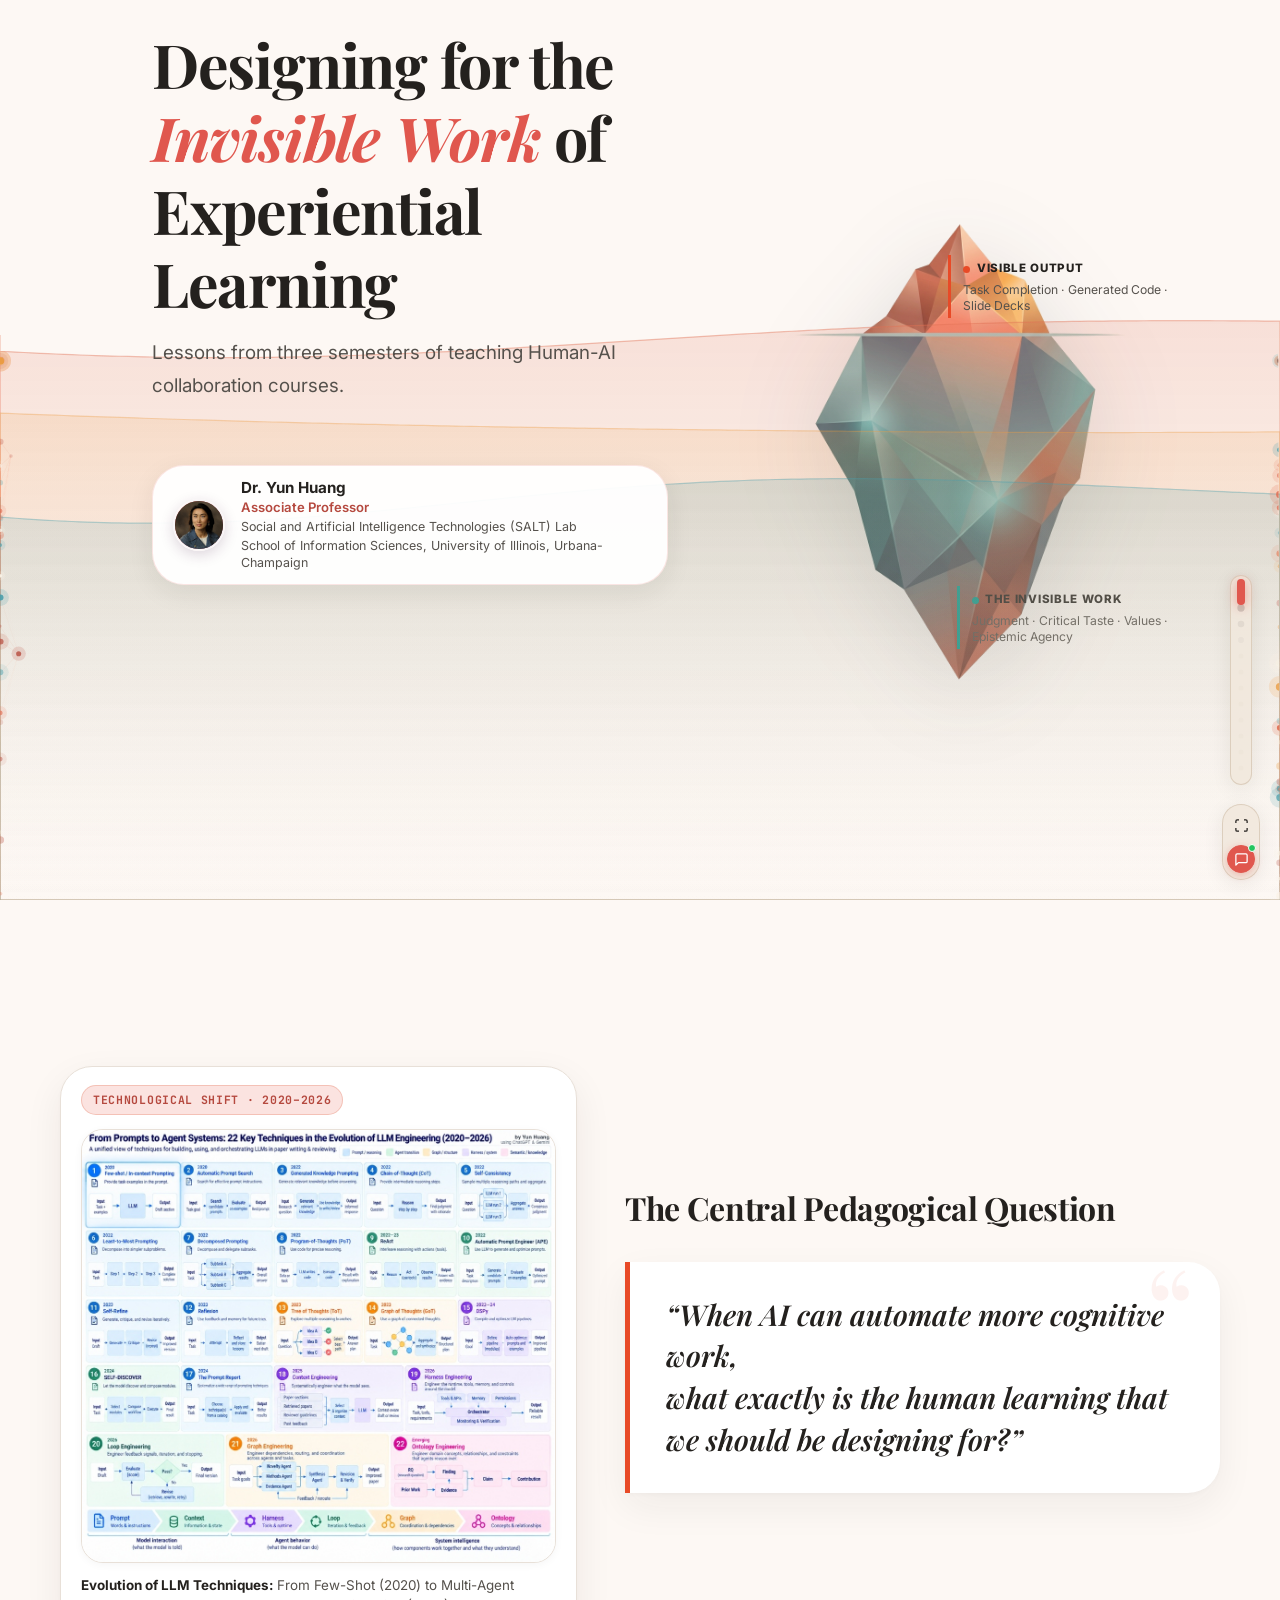
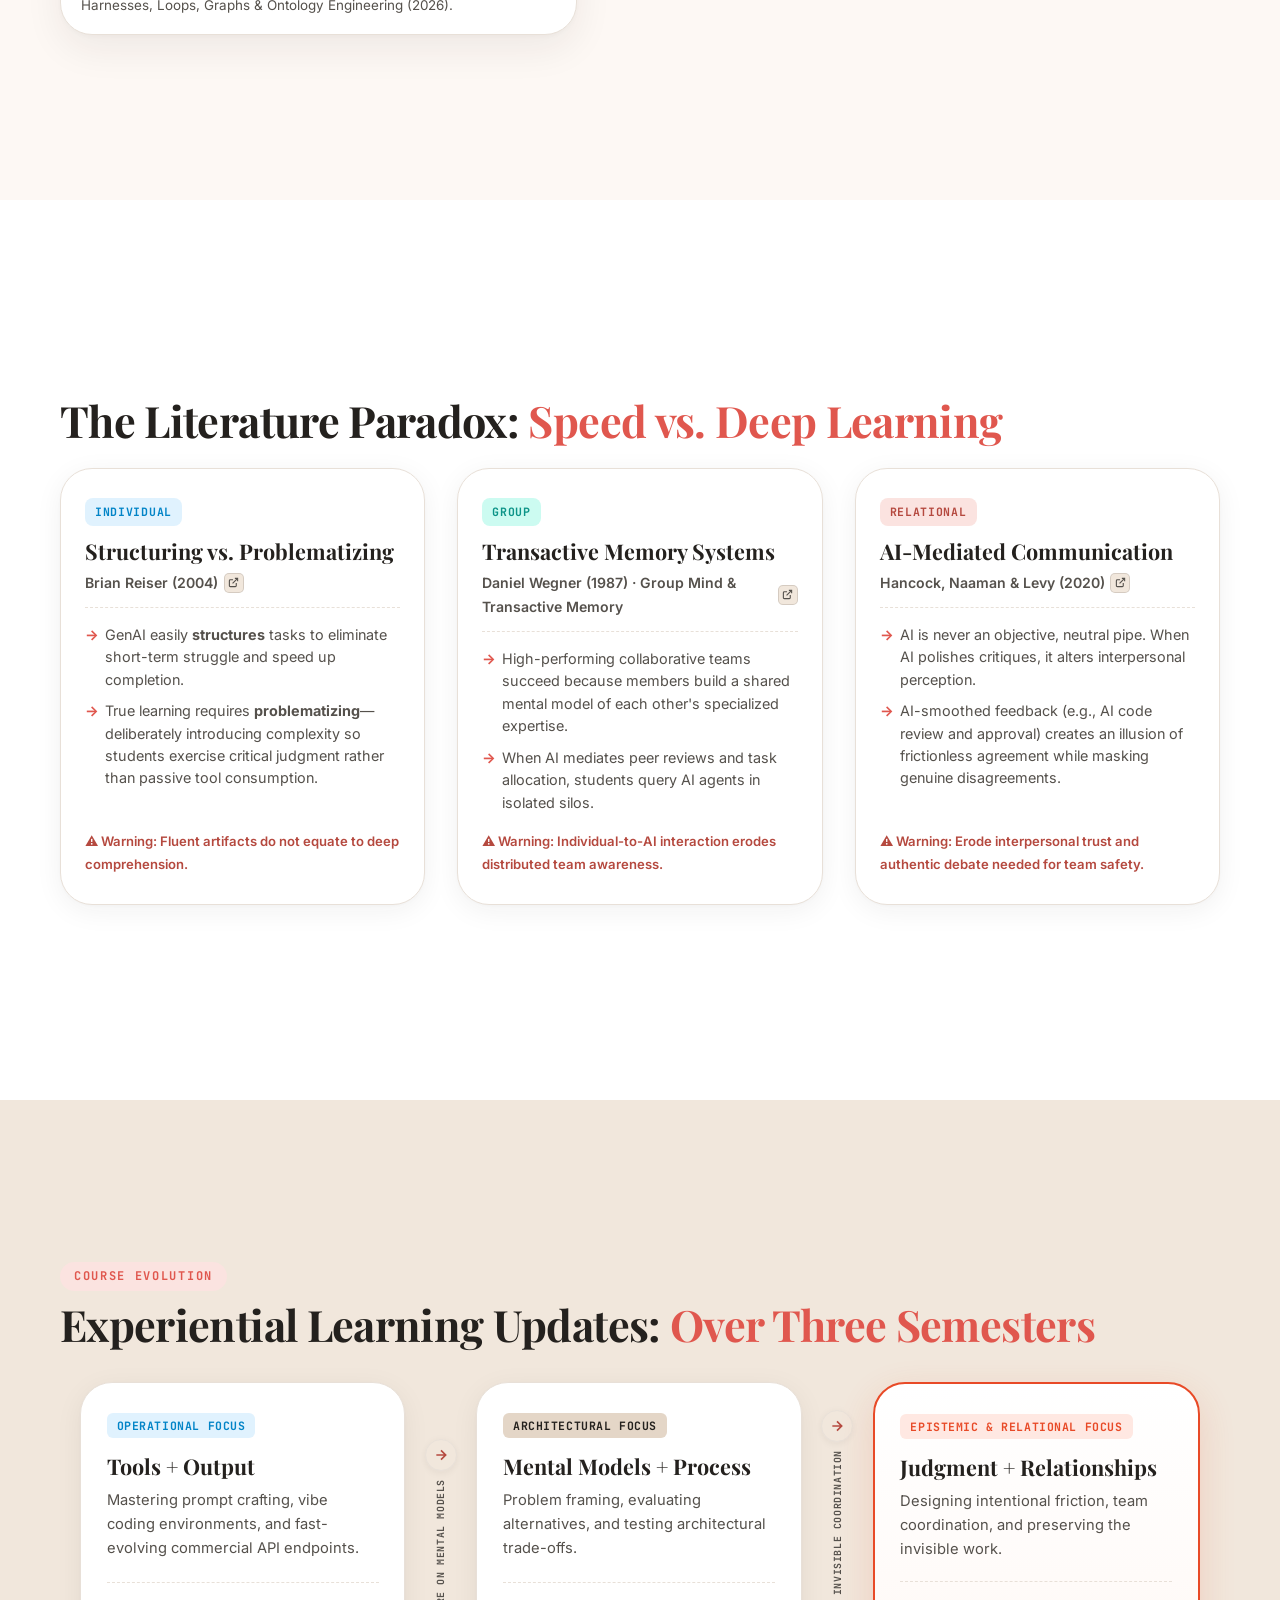
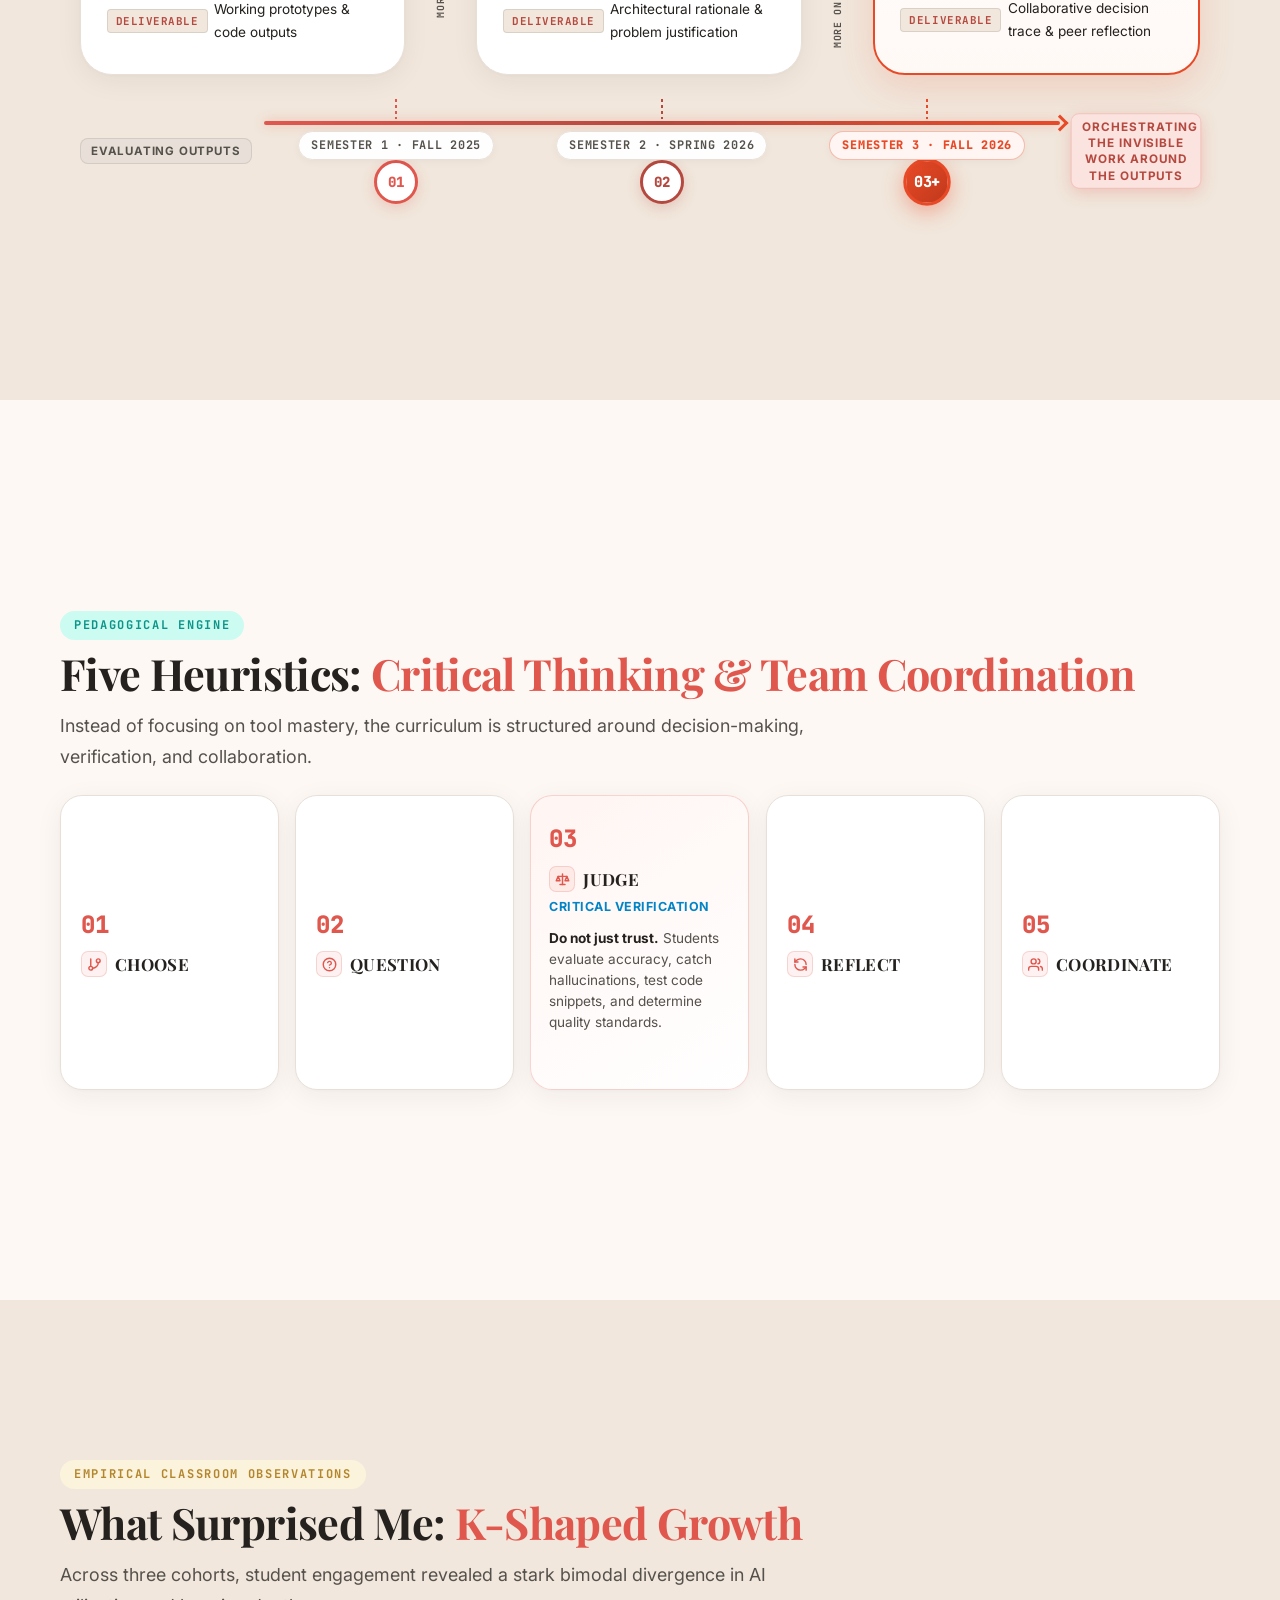
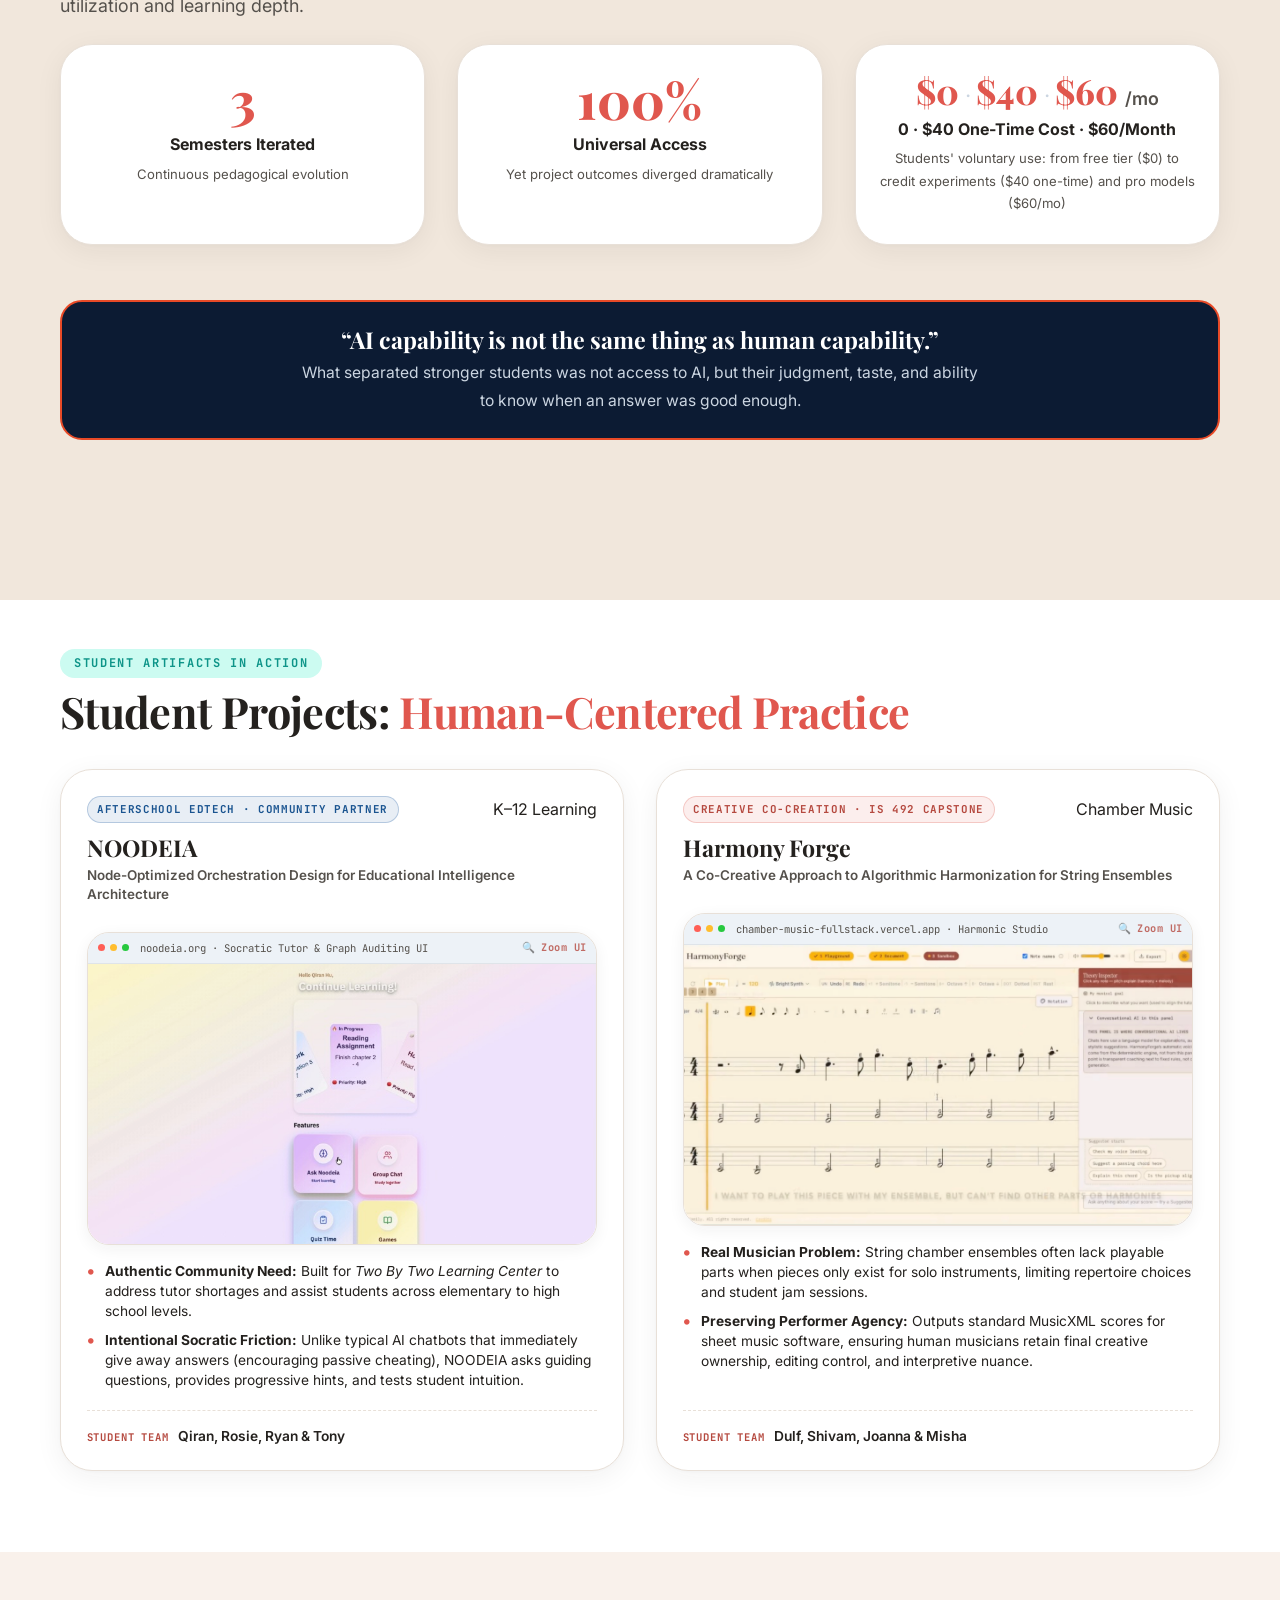
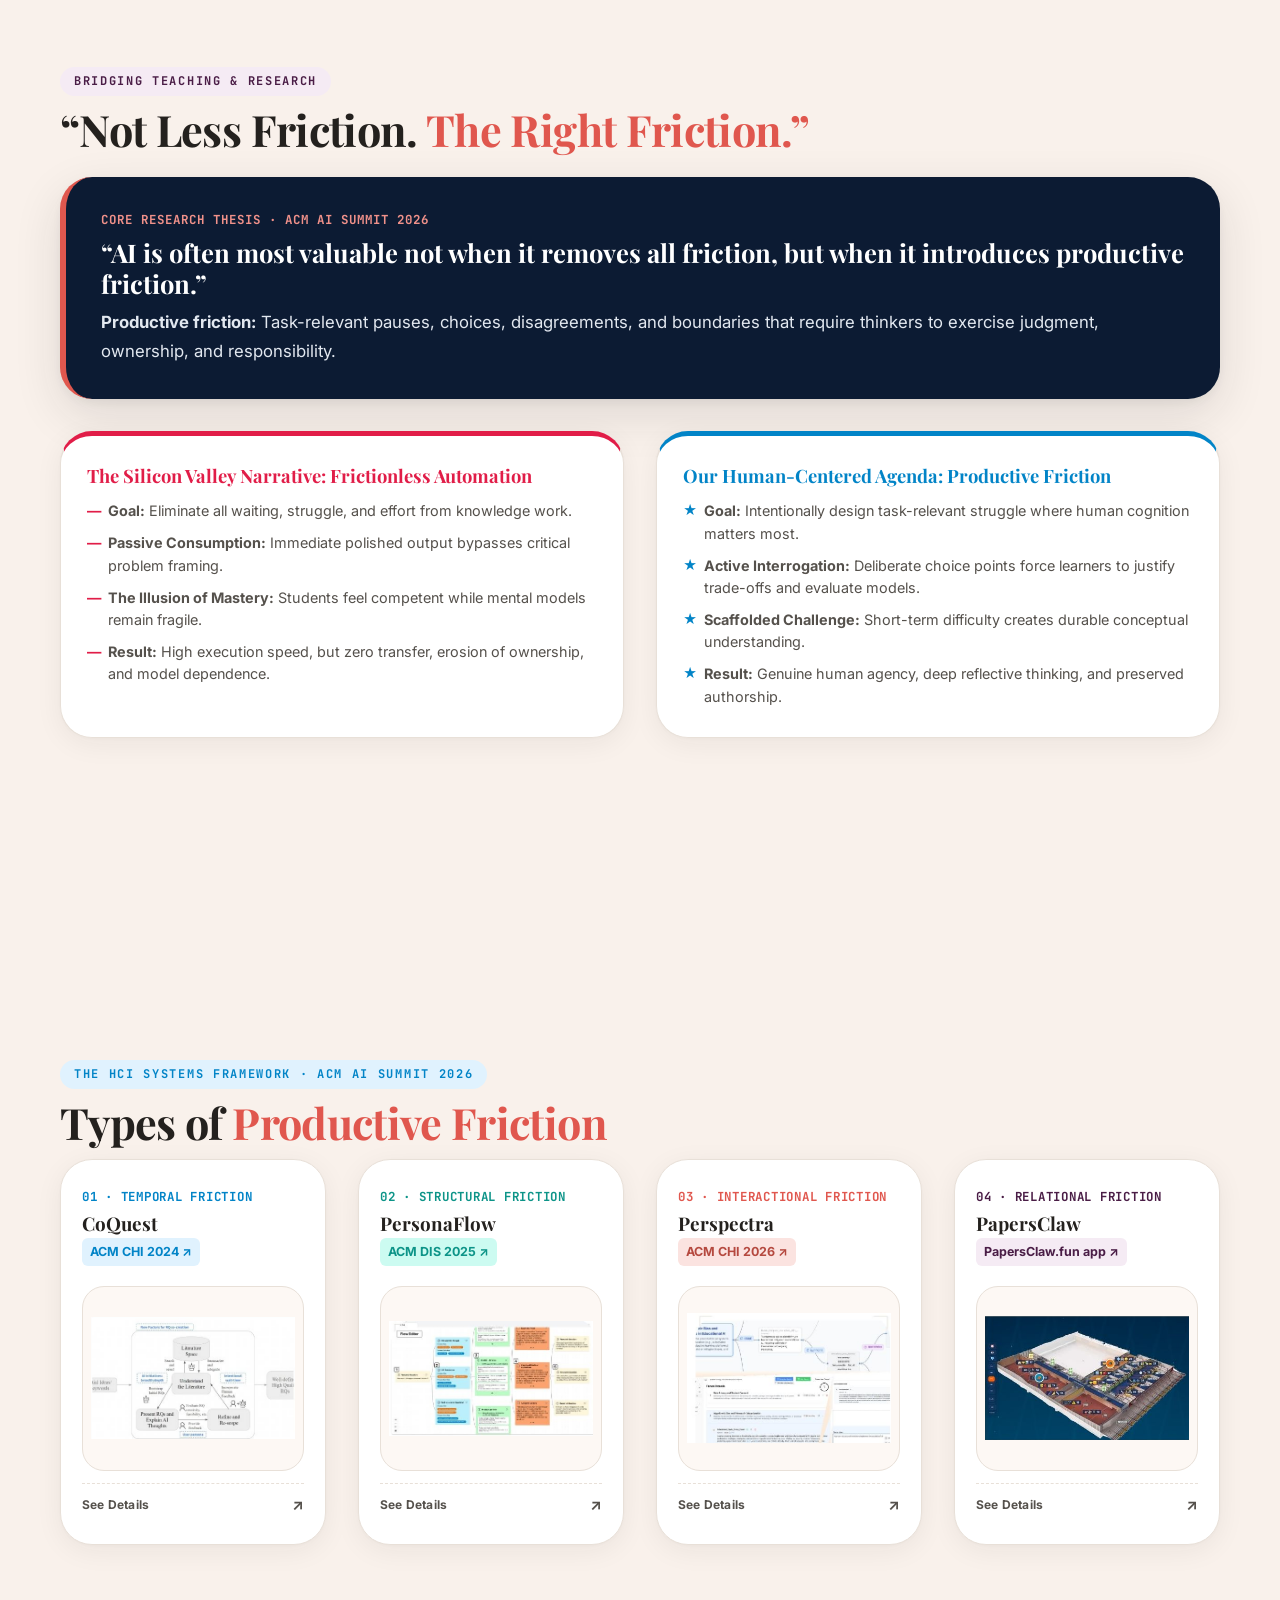
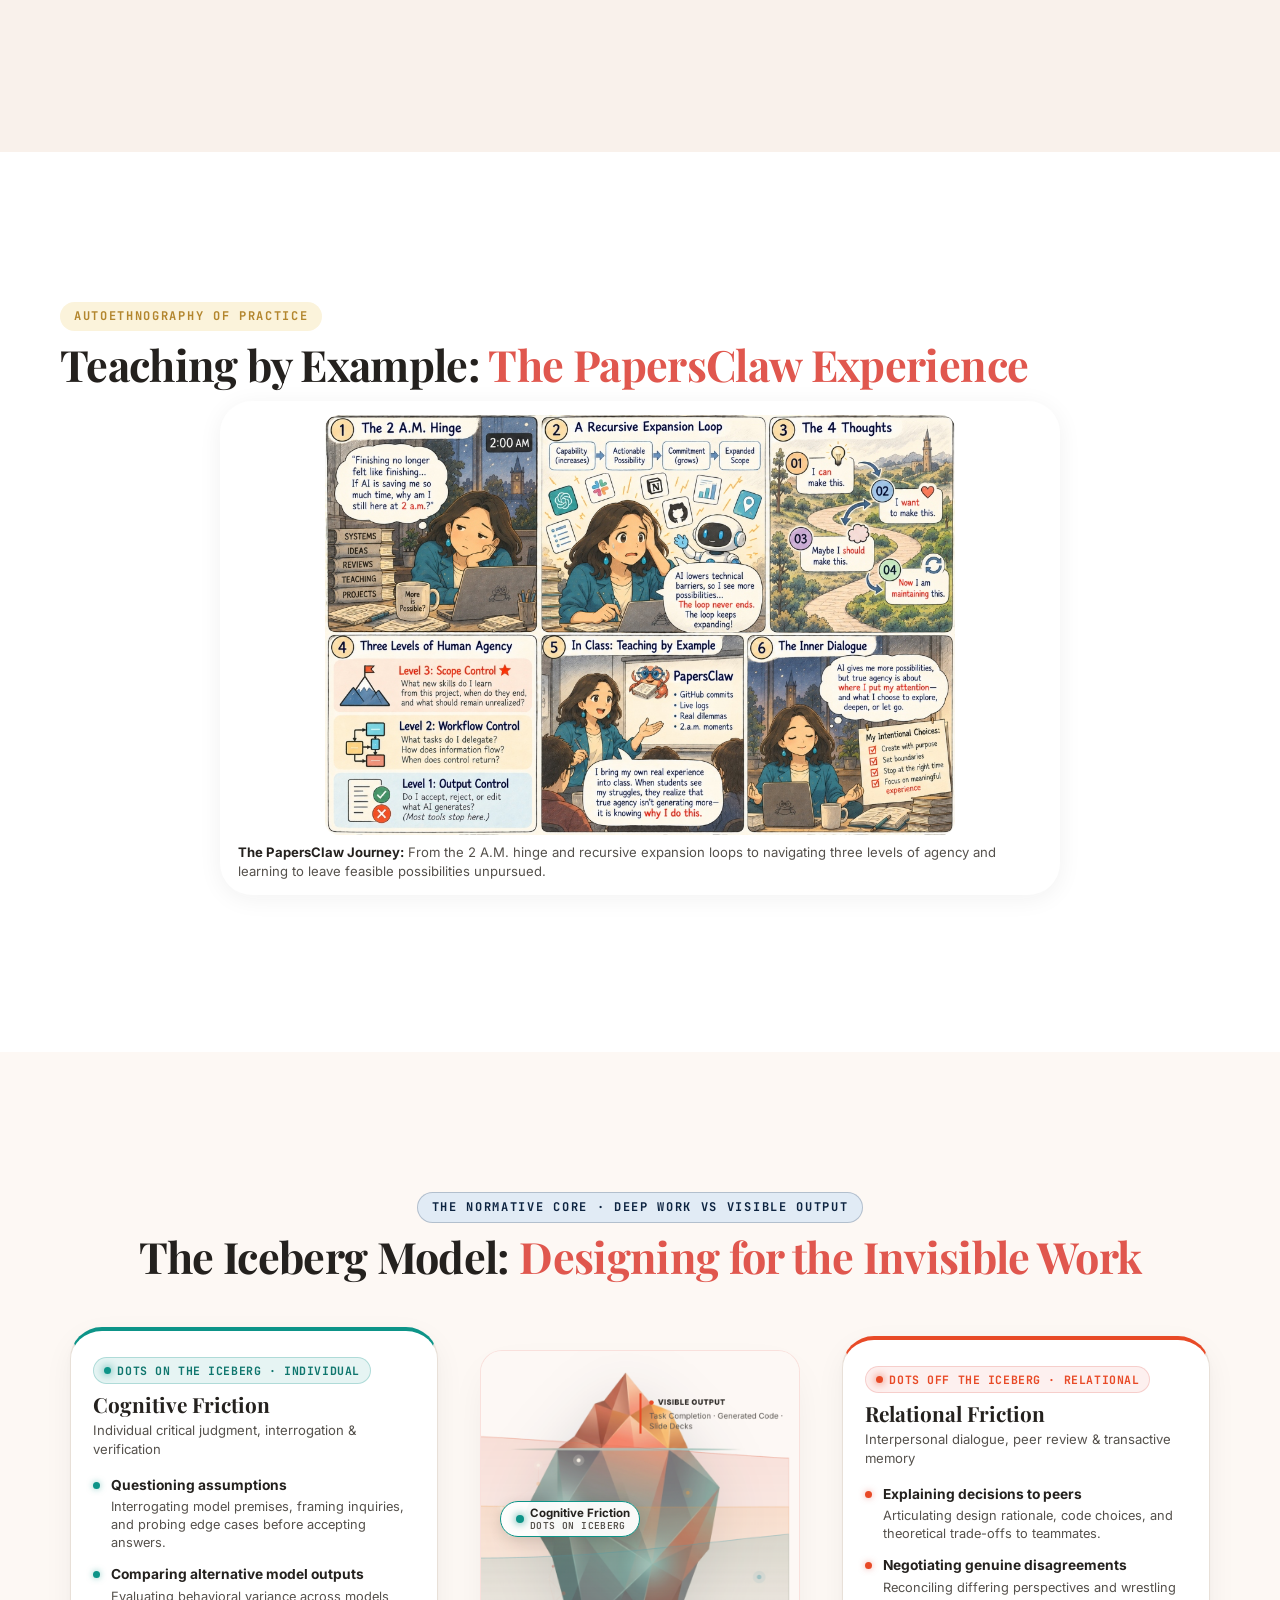
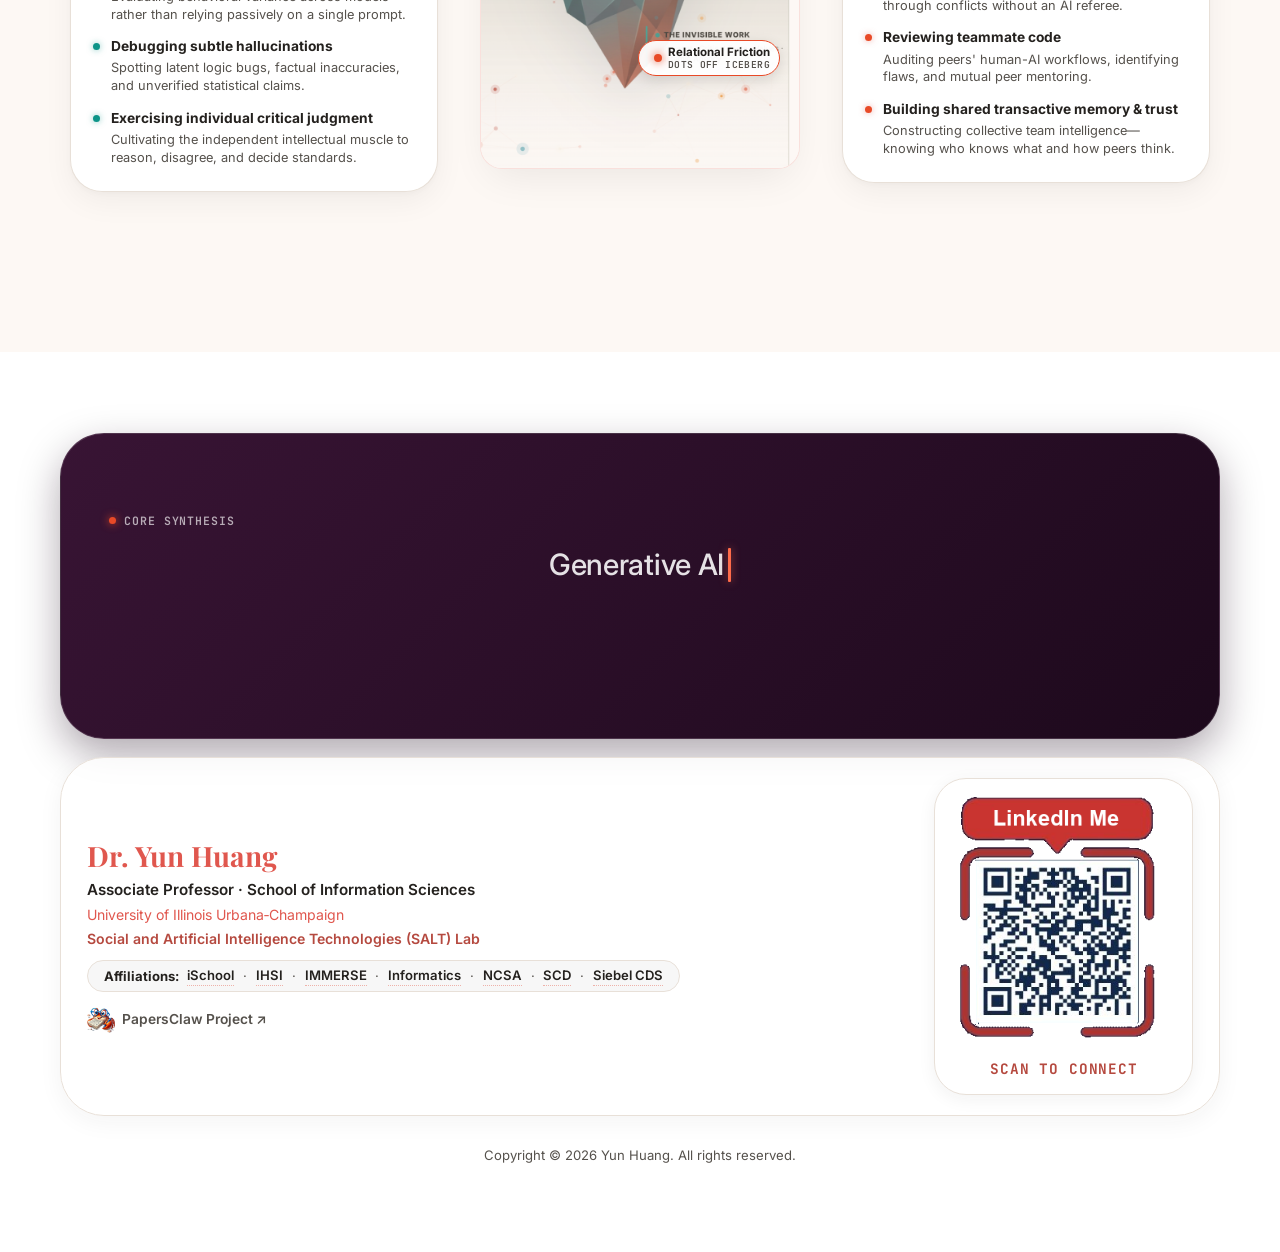
<file: index.html>
<!DOCTYPE html> <html lang="en"> <head> <meta charset="UTF-8"> <meta name="viewport" content="width=device-width,initial-scale=1"> <title>Designing for the Invisible Work of Experiential Learning in the Era of AI — Dr. Yun Huang</title> <meta name="description" content="An interactive warm editorial scrollytelling presentation on embedding Human-Centered Design and Productive Friction into AI experiential learning, by Dr. Yun Huang at the Siebel Center for Design, UIUC."> <meta property="og:title" content="Designing for the Invisible Work — Dr. Yun Huang | Siebel Center for Design"> <meta property="og:type" content="article"> <link rel="icon" type="image/svg+xml" href="/assets/favicon-CUaUsV7Q.svg"> <script async src="https://www.googletagmanager.com/gtag/js?id=G-7DETVVKDY9"></script> <script>function gtag(){dataLayer.push(arguments)}window.dataLayer=window.dataLayer||[],gtag("js",new Date),gtag("config","G-7DETVVKDY9")</script> <script type="module" crossorigin src="/assets/app-DtM2_EYj.js"></script> <link rel="stylesheet" crossorigin href="/assets/app-D-j6XpRJ.css"> </head> <body> <div class="progress-bar" aria-hidden="true"></div> <div class="top-hover-zone" id="topHoverZone" aria-hidden="true"></div> <header class="nav-header on-first-page" id="topNav"> <div class="nav-brand"> <div class="nav-logo" aria-hidden="true">YH</div> <div class="nav-title"> Dr. Yun Huang <span>Associate Professor · School of Information Sciences, University of Illinois, Urbana-Champaign</span> </div> </div> <div class="nav-controls"> <div class="course-badge"> <svg width="12" height="12" viewBox="0 0 24 24" fill="none" stroke="currentColor" stroke-width="2.5"> <circle cx="12" cy="12" r="10"/> <path d="M12 16v-4m0-4h.01"/> </svg> SCD Talk · Sept 2026 </div> </div> </header> <nav class="vertical-progress-dock" id="verticalProgressDock" aria-label="12-Slide Deck Progress"> <div class="dock-thumb" id="dockThumb" role="slider" aria-label="Slide Scrubber" aria-valuemin="1" aria-valuemax="12" aria-valuenow="1" tabindex="0" title="Drag up or down to scrub through slides"> <span class="thumb-tooltip" id="thumbTooltip">0:00 · The Pedagogical Pivot</span> </div> <a href="#slide-1" class="vertical-progress-pill active" data-slide="1" aria-label="Slide 1: The Pedagogical Pivot"> <span class="pill-tooltip">0:00 · The Pedagogical Pivot</span> </a> <a href="#slide-2" class="vertical-progress-pill" data-slide="2" aria-label="Slide 2: The Central Question"> <span class="pill-tooltip">0:30 · The Central Question</span> </a> <a href="#slide-3" class="vertical-progress-pill" data-slide="3" aria-label="Slide 3: Literature Paradox"> <span class="pill-tooltip">0:45 · Literature Paradox</span> </a> <a href="#slide-4" class="vertical-progress-pill" data-slide="4" aria-label="Slide 4: Three Semesters Updates"> <span class="pill-tooltip">1:15 · Three Semesters Updates</span> </a> <a href="#slide-5" class="vertical-progress-pill" data-slide="5" aria-label="Slide 5: Five Heuristics"> <span class="pill-tooltip">1:45 · Five Heuristics</span> </a> <a href="#slide-6" class="vertical-progress-pill" data-slide="6" aria-label="Slide 6: K-Shaped Growth"> <span class="pill-tooltip">2:45 · K-Shaped Growth</span> </a> <a href="#slide-7" class="vertical-progress-pill" data-slide="7" aria-label="Slide 7: Student Projects"> <span class="pill-tooltip">3:30 · Student Projects</span> </a> <a href="#slide-8" class="vertical-progress-pill" data-slide="8" aria-label="Slide 8: The Right Friction"> <span class="pill-tooltip">4:00 · The Right Friction</span> </a> <a href="#slide-9" class="vertical-progress-pill" data-slide="9" aria-label="Slide 9: 4 Types of Friction"> <span class="pill-tooltip">4:40 · 4 Types of Friction</span> </a> <a href="#slide-10" class="vertical-progress-pill" data-slide="10" aria-label="Slide 10: PapersClaw & Scope Control"> <span class="pill-tooltip">5:20 · PapersClaw & Scope Control</span> </a> <a href="#slide-11" class="vertical-progress-pill" data-slide="11" aria-label="Slide 11: The Iceberg Model"> <span class="pill-tooltip">6:10 · The Iceberg Model</span> </a> <a href="#slide-12" class="vertical-progress-pill" data-slide="12" aria-label="Slide 12: Designing for Invisible Work"> <span class="pill-tooltip">6:55 · Designing for Invisible Work</span> </a> </nav> <div class="bottom-controls" id="bottomControls" aria-label="Presenter Controls"> <button class="bottom-btn" id="btnFullscreen" aria-label="Toggle Fullscreen" title="Toggle Fullscreen (F)"> <svg width="15" height="15" viewBox="0 0 24 24" fill="none" stroke="currentColor" stroke-width="2"> <path d="M8 3H5a2 2 0 0 0-2 2v3m18 0V5a2 2 0 0 0-2-2h-3m0 18h3a2 2 0 0 0 2-2v-3M3 16v3a2 2 0 0 0 2 2h3"/> </svg> <span class="btn-tooltip">Fullscreen (F)</span> </button> <button class="bottom-btn cw-launcher" id="cwLauncher" aria-label="Contact Us" title="Contact Us" aria-haspopup="dialog" aria-expanded="false"> <span class="cw-ping"></span> <svg class="cw-icon-msg" width="15" height="15" viewBox="0 0 24 24" fill="none" stroke="currentColor" stroke-width="2" stroke-linecap="round" stroke-linejoin="round"> <path d="M21 15a2 2 0 0 1-2 2H7l-4 4V5a2 2 0 0 1 2-2h14a2 2 0 0 1 2 2z"/> </svg> <svg class="cw-icon-close" width="15" height="15" viewBox="0 0 24 24" fill="none" stroke="currentColor" stroke-width="2" stroke-linecap="round" stroke-linejoin="round"> <line x1="18" y1="6" x2="6" y2="18"/> <line x1="6" y1="6" x2="18" y2="18"/> </svg> <span class="btn-tooltip">Contact Us</span> </button> </div> <section class="section section--cream hero" id="slide-1"> <canvas id="heroWaveCanvas" class="hero-wave-canvas" aria-hidden="true"></canvas> <div class="hero-inner"> <div class="hero-text"> <h1 class="hero-title"> Designing for the <em>Invisible Work</em> of Experiential Learning </h1> <p class="hero-description"> Lessons from three semesters of teaching Human-AI collaboration courses. </p> <div class="hero-speaker"> <div class="hero-speaker-avatar"> <img src="/assets/yun_huang-CgcAdXYY.jpg?v=headshot_v2" alt="Dr. Yun Huang"> </div> <div class="hero-speaker-info"> <strong>Dr. Yun Huang</strong> <span class="speaker-role">Associate Professor</span> <span class="speaker-affiliation">Social and Artificial Intelligence Technologies (SALT) Lab</span> <span class="speaker-affiliation">School of Information Sciences, University of Illinois, Urbana-Champaign</span> </div> </div> </div> <div class="hero-visual"> <div class="hero-iceberg-wrapper"> <img src="/assets/hero_iceberg-BILG-JTS.png?v=transparent" alt="Experiential Learning Iceberg Model" class="hero-iceberg-img"> <div class="hero-iceberg-tag hero-iceberg-tag--above"> <div class="tag-title"><span class="dot"></span> Visible Output</div> <span class="tag-sub">Task Completion · Generated Code · Slide Decks</span> </div> <div class="hero-iceberg-tag hero-iceberg-tag--below"> <div class="tag-title"><span class="dot dot--teal"></span> The Invisible Work</div> <span class="tag-sub">Judgment · Critical Taste · Values · Epistemic Agency</span> </div> </div> </div> </div> </section> <section class="section section--cream central-question-page" id="slide-2" style="background:var(--cream)!important"> <div class="section-inner"> <div class="question-page-grid"> <div class="question-page-media reveal-left"> <div class="infographic-preview-card" data-popup-target="modal-prompt-evolution" role="button" tabindex="0" title="Click to view full high-res infographic"> <div class="infographic-badge-bar"> <span class="infographic-pill">Technological Shift · 2020–2026</span> </div> <div class="infographic-image-frame"> <img src="/assets/prompt_evolution-LneA-CwV.jpg?v=22tech" alt="From Prompts to Agent Systems: 22 Key Techniques in the Evolution of LLM Engineering (2020-2026)"> </div> <div class="infographic-caption-bar"> <strong>Evolution of LLM Techniques:</strong> From Few-Shot (2020) to Multi-Agent Harnesses, Loops, Graphs & Ontology Engineering (2026). </div> </div> </div> <div class="question-page-content reveal-right"> <h2 class="question-page-heading">The Central Pedagogical Question</h2> <div class="hero-question-display"> <blockquote class="hero-question-quote"> “When AI can automate more cognitive work,<br> what exactly is the human learning that we should be designing for?” </blockquote> </div> </div> </div> </div> </section> <section class="section section--white" id="slide-3"> <div class="section-inner"> <div class="section-header reveal"> <h2>The Literature Paradox: <span class="accent">Speed vs. Deep Learning</span></h2> </div> <div class="theory-trio reveal stagger"> <div class="theory-card" style="--i:0"> <span class="theory-badge badge-sky">Individual</span> <h3> <a href="https://doi.org/10.1207/s15327809jls1303_2" target="_blank" rel="noopener" class="paper-link" title="Read Brian Reiser (2004) Original Paper"> Structuring vs. Problematizing </a> </h3> <div class="theory-author"> <a href="https://doi.org/10.1207/s15327809jls1303_2" target="_blank" rel="noopener" class="author-citation-link" title="Brian Reiser (2004) Journal of the Learning Sciences"> Brian Reiser (2004) <span class="citation-icon-btn" aria-label="Open paper"><svg width="11" height="11" viewBox="0 0 24 24" fill="none" stroke="currentColor" stroke-width="2.4"> <path d="M18 13v6a2 2 0 0 1-2 2H5a2 2 0 0 1-2-2V8a2 2 0 0 1 2-2h6"/> <polyline points="15 3 21 3 21 9"/> <line x1="10" y1="14" x2="21" y2="3"/> </svg></span> </a> </div> <ul class="theory-bullets"> <li>GenAI easily <strong>structures</strong> tasks to eliminate short-term struggle and speed up completion. </li> <li>True learning requires <strong>problematizing</strong>—deliberately introducing complexity so students exercise critical judgment rather than passive tool consumption.</li> </ul> <div class="theory-warning">⚠️ Warning: Fluent artifacts do not equate to deep comprehension.</div> </div> <div class="theory-card" style="--i:1"> <span class="theory-badge badge-teal">Group</span> <h3> <a href="https://doi.org/10.1007/978-1-4612-4634-3_9" target="_blank" rel="noopener" class="paper-link" title="Read Daniel Wegner (1987) Original Paper"> Transactive Memory Systems </a> </h3> <div class="theory-author"> <a href="https://doi.org/10.1007/978-1-4612-4634-3_9" target="_blank" rel="noopener" class="author-citation-link" title="Daniel Wegner (1987) Transactive Memory in Theories of Group Behavior"> Daniel Wegner (1987) · Group Mind &amp; Transactive Memory <span class="citation-icon-btn" aria-label="Open paper"><svg width="11" height="11" viewBox="0 0 24 24" fill="none" stroke="currentColor" stroke-width="2.4"> <path d="M18 13v6a2 2 0 0 1-2 2H5a2 2 0 0 1-2-2V8a2 2 0 0 1 2-2h6"/> <polyline points="15 3 21 3 21 9"/> <line x1="10" y1="14" x2="21" y2="3"/> </svg></span> </a> </div> <ul class="theory-bullets"> <li>High-performing collaborative teams succeed because members build a shared mental model of each other's specialized expertise.</li> <li>When AI mediates peer reviews and task allocation, students query AI agents in isolated silos.</li> </ul> <div class="theory-warning">⚠️ Warning: Individual-to-AI interaction erodes distributed team awareness.</div> </div> <div class="theory-card" style="--i:2"> <span class="theory-badge badge-orange">Relational</span> <h3> <a href="https://doi.org/10.1093/jcmc/zmz022" target="_blank" rel="noopener" class="paper-link" title="Read Hancock et al. (2020) Original Paper"> AI-Mediated Communication </a> </h3> <div class="theory-author"> <a href="https://doi.org/10.1093/jcmc/zmz022" target="_blank" rel="noopener" class="author-citation-link" title="Hancock, Naaman &amp; Levy (2020) Journal of Computer-Mediated Communication"> Hancock, Naaman &amp; Levy (2020) <span class="citation-icon-btn" aria-label="Open paper"><svg width="11" height="11" viewBox="0 0 24 24" fill="none" stroke="currentColor" stroke-width="2.4"> <path d="M18 13v6a2 2 0 0 1-2 2H5a2 2 0 0 1-2-2V8a2 2 0 0 1 2-2h6"/> <polyline points="15 3 21 3 21 9"/> <line x1="10" y1="14" x2="21" y2="3"/> </svg></span> </a> </div> <ul class="theory-bullets"> <li>AI is never an objective, neutral pipe. When AI polishes critiques, it alters interpersonal perception. </li> <li>AI-smoothed feedback (e.g., AI code review and approval) creates an illusion of frictionless agreement while masking genuine disagreements. </li> </ul> <div class="theory-warning">⚠️ Warning: Erode interpersonal trust and authentic debate needed for team safety. </div> </div> </div> </div> </section> <section class="section section--sand" id="slide-4"> <div class="section-inner"> <div class="section-header reveal"> <div class="section-label section-label--coral">Course Evolution</div> <h2>Experiential Learning Updates: <span class="accent">Over Three Semesters</span></h2> </div> <div class="goals-timeline timeline-unfold-container reveal" id="goalsTimeline"> <div class="timeline-cards-row"> <div class="timeline-card" style="--i:0"> <div class="timeline-card-header"> <span class="timeline-level-badge level-operational">Operational Focus</span> </div> <h4>Tools + Output</h4> <p>Mastering prompt crafting, vibe coding environments, and fast-evolving commercial API endpoints.</p> <div class="evolution-card-meta"> <span class="meta-tag">Deliverable</span> Working prototypes &amp; code outputs </div> </div> <div class="timeline-flow-connector" aria-hidden="true"> <div class="flow-circle"> <svg width="16" height="16" viewBox="0 0 24 24" fill="none" stroke="currentColor" stroke-width="2.5"> <path d="M5 12h14M12 5l7 7-7 7"/> </svg> </div> <span class="flow-text">More on Mental Models</span> </div> <div class="timeline-card" style="--i:1"> <div class="timeline-card-header"> <span class="timeline-level-badge level-architectural">Architectural Focus</span> </div> <h4>Mental Models + Process</h4> <p>Problem framing, evaluating alternatives, and testing architectural trade-offs.</p> <div class="evolution-card-meta"> <span class="meta-tag">Deliverable</span> Architectural rationale &amp; problem justification </div> </div> <div class="timeline-flow-connector" aria-hidden="true"> <div class="flow-circle"> <svg width="16" height="16" viewBox="0 0 24 24" fill="none" stroke="currentColor" stroke-width="2.5"> <path d="M5 12h14M12 5l7 7-7 7"/> </svg> </div> <span class="flow-text">More on Invisible Coordination</span> </div> <div class="timeline-card timeline-card--culmination" style="--i:2"> <div class="timeline-card-header"> <span class="timeline-level-badge level-relational">Epistemic &amp; Relational Focus</span> </div> <h4>Judgment + Relationships</h4> <p>Designing intentional friction, team coordination, and preserving the invisible work.</p> <div class="evolution-card-meta"> <span class="meta-tag">Deliverable</span> Collaborative decision trace &amp; peer reflection </div> </div> </div> <div class="timeline-track-header"> <div class="timeline-track-with-labels"> <span class="timeline-edge-label timeline-edge-label--start">Evaluating Outputs</span> <div class="timeline-track-inner"> <div class="timeline-milestones"> <div class="timeline-milestone milestone-1"> <div class="milestone-dot"><span class="dot-num">01</span></div> <div class="milestone-time">Semester 1 · Fall 2025</div> <div class="milestone-stem"></div> </div> <div class="timeline-milestone milestone-2"> <div class="milestone-dot"><span class="dot-num">02</span></div> <div class="milestone-time">Semester 2 · Spring 2026</div> <div class="milestone-stem"></div> </div> <div class="timeline-milestone milestone-3"> <div class="milestone-dot"><span class="dot-num">03+</span></div> <div class="milestone-time">Semester 3 · Fall 2026</div> <div class="milestone-stem"></div> </div> </div> <div class="timeline-track-line" aria-hidden="true"> <div class="timeline-track-fill"></div> <div class="timeline-track-arrow"></div> </div> </div> <span class="timeline-edge-label timeline-edge-label--end">Orchestrating the invisible work around the outputs</span> </div> </div> </div> </div> </section> <section class="section section--cream" id="slide-5"> <div class="section-inner"> <div class="section-header reveal"> <div class="section-label section-label--teal">Pedagogical Engine</div> <h2>Five Heuristics: <span class="accent">Critical Thinking & Team Coordination</span></h2> <p class="section-desc"> Instead of focusing on tool mastery, the curriculum is structured around decision-making, verification, and collaboration. </p> </div> <div class="pipeline-track reveal"> <div class="pipeline-step auto-flipped" style="--i:0"> <div class="pipeline-card-inner"> <div class="pipeline-card-front"> <div class="pipeline-number">01</div> <h4> <span class="step-logo" aria-hidden="true"> <svg width="15" height="15" viewBox="0 0 24 24" fill="none" stroke="currentColor" stroke-width="2.3" stroke-linecap="round" stroke-linejoin="round"> <path d="M6 3v12"></path> <circle cx="18" cy="6" r="3"></circle> <circle cx="6" cy="18" r="3"></circle> <path d="M18 9a9 9 0 0 1-9 9"></path> </svg> </span> CHOOSE </h4> </div> <div class="pipeline-card-back"> <div class="pipeline-number">01</div> <h4> <span class="step-logo" aria-hidden="true"> <svg width="15" height="15" viewBox="0 0 24 24" fill="none" stroke="currentColor" stroke-width="2.3" stroke-linecap="round" stroke-linejoin="round"> <path d="M6 3v12"></path> <circle cx="18" cy="6" r="3"></circle> <circle cx="6" cy="18" r="3"></circle> <path d="M18 9a9 9 0 0 1-9 9"></path> </svg> </span> CHOOSE </h4> <div class="step-subtitle">Decision Making</div> <p><strong class="step-dont">Do not just produce.</strong> Students analyze task complexity, API costs, context windows, and latency to justify tool selection.</p> </div> </div> </div> <div class="pipeline-step" style="--i:1"> <div class="pipeline-card-inner"> <div class="pipeline-card-front"> <div class="pipeline-number">02</div> <h4> <span class="step-logo" aria-hidden="true"> <svg width="15" height="15" viewBox="0 0 24 24" fill="none" stroke="currentColor" stroke-width="2.3" stroke-linecap="round" stroke-linejoin="round"> <circle cx="12" cy="12" r="10"></circle> <path d="M9.09 9a3 3 0 0 1 5.83 1c0 2-3 3-3 3"></path> <line x1="12" y1="17" x2="12.01" y2="17"></line> </svg> </span> QUESTION </h4> </div> <div class="pipeline-card-back"> <div class="pipeline-number">02</div> <h4> <span class="step-logo" aria-hidden="true"> <svg width="15" height="15" viewBox="0 0 24 24" fill="none" stroke="currentColor" stroke-width="2.3" stroke-linecap="round" stroke-linejoin="round"> <circle cx="12" cy="12" r="10"></circle> <path d="M9.09 9a3 3 0 0 1 5.83 1c0 2-3 3-3 3"></path> <line x1="12" y1="17" x2="12.01" y2="17"></line> </svg> </span> QUESTION </h4> <div class="step-subtitle">Problem Framing</div> <p><strong class="step-dont">Do not just accept.</strong> Students formulate hypothesis-driven inquiries, test edge cases, and interrogate underlying model assumptions.</p> </div> </div> </div> <div class="pipeline-step" style="--i:2"> <div class="pipeline-card-inner"> <div class="pipeline-card-front"> <div class="pipeline-number">03</div> <h4> <span class="step-logo" aria-hidden="true"> <svg width="15" height="15" viewBox="0 0 24 24" fill="none" stroke="currentColor" stroke-width="2.3" stroke-linecap="round" stroke-linejoin="round"> <path d="M12 3v17"></path> <path d="M5 7h14"></path> <path d="M5 7l-3 7h6l-3-7z"></path> <path d="M19 7l-3 7h6l-3-7z"></path> <path d="M8 20h8"></path> </svg> </span> JUDGE </h4> </div> <div class="pipeline-card-back"> <div class="pipeline-number">03</div> <h4> <span class="step-logo" aria-hidden="true"> <svg width="15" height="15" viewBox="0 0 24 24" fill="none" stroke="currentColor" stroke-width="2.3" stroke-linecap="round" stroke-linejoin="round"> <path d="M12 3v17"></path> <path d="M5 7h14"></path> <path d="M5 7l-3 7h6l-3-7z"></path> <path d="M19 7l-3 7h6l-3-7z"></path> <path d="M8 20h8"></path> </svg> </span> JUDGE </h4> <div class="step-subtitle">Critical Verification</div> <p><strong class="step-dont">Do not just trust.</strong> Students evaluate accuracy, catch hallucinations, test code snippets, and determine quality standards.</p> </div> </div> </div> <div class="pipeline-step" style="--i:3"> <div class="pipeline-card-inner"> <div class="pipeline-card-front"> <div class="pipeline-number">04</div> <h4> <span class="step-logo" aria-hidden="true"> <svg width="15" height="15" viewBox="0 0 24 24" fill="none" stroke="currentColor" stroke-width="2.3" stroke-linecap="round" stroke-linejoin="round"> <path d="M21 12a9 9 0 0 0-9-9 9.75 9.75 0 0 0-6.74 2.74L3 8"></path> <polyline points="3 3 3 8 8 8"></polyline> <path d="M3 12a9 9 0 0 0 9 9 9.75 9.75 0 0 0 6.74-2.74L21 16"></path> <polyline points="16 16 21 16 21 21"></polyline> </svg> </span> REFLECT </h4> </div> <div class="pipeline-card-back"> <div class="pipeline-number">04</div> <h4> <span class="step-logo" aria-hidden="true"> <svg width="15" height="15" viewBox="0 0 24 24" fill="none" stroke="currentColor" stroke-width="2.3" stroke-linecap="round" stroke-linejoin="round"> <path d="M21 12a9 9 0 0 0-9-9 9.75 9.75 0 0 0-6.74 2.74L3 8"></path> <polyline points="3 3 3 8 8 8"></polyline> <path d="M3 12a9 9 0 0 0 9 9 9.75 9.75 0 0 0 6.74-2.74L21 16"></path> <polyline points="16 16 21 16 21 21"></polyline> </svg> </span> REFLECT </h4> <div class="step-subtitle">Durable Synthesis</div> <p><strong class="step-dont">Do not just automate.</strong> Students articulate why specific paths were chosen, document rejected alternatives, and distill portable models.</p> </div> </div> </div> <div class="pipeline-step" style="--i:4"> <div class="pipeline-card-inner"> <div class="pipeline-card-front"> <div class="pipeline-number">05</div> <h4> <span class="step-logo" aria-hidden="true"> <svg width="15" height="15" viewBox="0 0 24 24" fill="none" stroke="currentColor" stroke-width="2.3" stroke-linecap="round" stroke-linejoin="round"> <path d="M17 21v-2a4 4 0 0 0-4-4H5a4 4 0 0 0-4 4v2"></path> <circle cx="9" cy="7" r="4"></circle> <path d="M23 21v-2a4 4 0 0 0-3-3.87"></path> <path d="M16 3.13a4 4 0 0 1 0 7.75"></path> </svg> </span> COORDINATE </h4> </div> <div class="pipeline-card-back"> <div class="pipeline-number">05</div> <h4> <span class="step-logo" aria-hidden="true"> <svg width="15" height="15" viewBox="0 0 24 24" fill="none" stroke="currentColor" stroke-width="2.3" stroke-linecap="round" stroke-linejoin="round"> <path d="M17 21v-2a4 4 0 0 0-4-4H5a4 4 0 0 0-4 4v2"></path> <circle cx="9" cy="7" r="4"></circle> <path d="M23 21v-2a4 4 0 0 0-3-3.87"></path> <path d="M16 3.13a4 4 0 0 1 0 7.75"></path> </svg> </span> COORDINATE </h4> <div class="step-subtitle">Human Teamwork</div> <p><strong class="step-dont">Do not just work individually.</strong> Students divide system architectures across peers, conduct peer reviews, and establish shared team memory.</p> </div> </div> </div> </div> </div> </section> <section class="section section--sand" id="slide-6"> <div class="section-inner"> <div class="section-header reveal"> <div class="section-label section-label--gold">Empirical Classroom Observations</div> <h2>What Surprised Me: <span class="accent">K-Shaped Growth</span></h2> <p class="section-desc"> Across three cohorts, student engagement revealed a stark bimodal divergence in AI utilization and learning depth. </p> </div> <div class="metrics reveal stagger"> <div class="metric" style="--i:0"> <div class="metric-value" data-count="3">0</div> <div class="metric-label">Semesters Iterated</div> <div class="metric-sub">Continuous pedagogical evolution</div> </div> <div class="metric" style="--i:1"> <div class="metric-value" data-count="100" data-suffix="%">0%</div> <div class="metric-label">Universal Access</div> <div class="metric-sub">Yet project outcomes diverged dramatically</div> </div> <div class="metric" style="--i:2"> <div class="metric-value metric-value--tiered"> <span class="m-val">$0</span> <span class="m-sep">·</span> <span class="m-val" data-prefix="$" data-count="40">$0</span> <span class="m-sep">·</span> <span class="m-val" data-prefix="$" data-count="60">$0</span><span class="m-unit">/mo</span> </div> <div class="metric-label">0 · $40 One-Time Cost · $60/Month</div> <div class="metric-sub">Students' voluntary use: from free tier ($0) to credit experiments ($40 one-time) and pro models ($60/mo)</div> </div> </div> <div class="central-quote-banner reveal"> <h3>“AI capability is not the same thing as human capability.”</h3> <p>What separated stronger students was not access to AI, but their judgment, taste, and ability to know when an answer was good enough.</p> </div> </div> </section> <section class="section section--white" id="slide-7"> <div class="section-inner"> <div class="section-header reveal"> <div class="section-label section-label--teal">Student Artifacts in Action</div> <h2>Student Projects: <span class="accent">Human-Centered Practice</span></h2> </div> <div class="sample-projects-grid reveal"> <div class="project-showcase-card"> <div class="project-card-header"> <div class="project-top-meta"> <span class="project-badge badge-edtech">Afterschool EdTech · Community Partner</span> <span class="meta-tag">K–12 Learning</span> </div> <h3>NOODEIA</h3> <div class="project-full-title"> Node-Optimized Orchestration Design for Educational Intelligence Architecture </div> </div> <div class="project-thumb-frame" data-popup-target="modal-project-noodeia" role="button" tabindex="0" title="Click to view full NOODEIA system interface"> <div class="project-thumb-browser-bar"> <span class="browser-dot dot-red"></span> <span class="browser-dot dot-yellow"></span> <span class="browser-dot dot-green"></span> <span class="browser-address">noodeia.org · Socratic Tutor &amp; Graph Auditing UI</span> <span class="project-thumb-zoom">🔍 Zoom UI</span> </div> <div class="project-thumb-img-wrap"> <img src="/assets/noodeia-DO3NQMH8.jpg" alt="NOODEIA Socratic Tutor Application Interface" class="project-thumb-img"> </div> </div> <ul class="project-highlights"> <li> <strong>Authentic Community Need:</strong> Built for <em>Two By Two Learning Center</em> to address tutor shortages and assist students across elementary to high school levels. </li> <li> <strong>Intentional Socratic Friction:</strong> Unlike typical AI chatbots that immediately give away answers (encouraging passive cheating), NOODEIA asks guiding questions, provides progressive hints, and tests student intuition. </li> </ul> <p class="project-team"><span class="project-team-label">Student Team</span> Qiran, Rosie, Ryan &amp; Tony</p> </div> <div class="project-showcase-card"> <div class="project-card-header"> <div class="project-top-meta"> <span class="project-badge badge-music">Creative Co-Creation · IS 492 Capstone</span> <span class="meta-tag">Chamber Music</span> </div> <h3>Harmony Forge</h3> <div class="project-full-title"> A Co-Creative Approach to Algorithmic Harmonization for String Ensembles </div> </div> <div class="project-thumb-frame" data-popup-target="modal-project-harmony" role="button" tabindex="0" title="Click to view full Harmony Forge studio interface"> <div class="project-thumb-browser-bar"> <span class="browser-dot dot-red"></span> <span class="browser-dot dot-yellow"></span> <span class="browser-dot dot-green"></span> <span class="browser-address">chamber-music-fullstack.vercel.app · Harmonic Studio</span> <span class="project-thumb-zoom">🔍 Zoom UI</span> </div> <div class="project-thumb-img-wrap"> <img src="/assets/musicforge-y1u044Sp.jpg" alt="Harmony Forge Harmonic Studio Application Interface" class="project-thumb-img"> </div> </div> <ul class="project-highlights"> <li> <strong>Real Musician Problem:</strong> String chamber ensembles often lack playable parts when pieces only exist for solo instruments, limiting repertoire choices and student jam sessions. </li> <li> <strong>Preserving Performer Agency:</strong> Outputs standard MusicXML scores for sheet music software, ensuring human musicians retain final creative ownership, editing control, and interpretive nuance. </li> </ul> <p class="project-team"><span class="project-team-label">Student Team</span> Dulf, Shivam, Joanna &amp; Misha</p> </div> </div> </div> </section> <section class="section section--sand-warm" id="slide-8"> <div class="section-inner"> <div class="section-header reveal"> <div class="section-label section-label--plum">Bridging Teaching & Research</div> <h2>“Not Less Friction. <span class="accent">The Right Friction.”</span></h2> </div> <div class="thesis-box reveal"> <div class="thesis-tag">Core Research Thesis · ACM AI Summit 2026</div> <h3>“AI is often most valuable not when it removes all friction, but when it introduces productive friction.” </h3> <p> <strong>Productive friction:</strong> Task-relevant pauses, choices, disagreements, and boundaries that require thinkers to exercise judgment, ownership, and responsibility. </p> </div> <div class="friction-compare-grid reveal stagger"> <div class="compare-card compare-card--sv" style="--i:0"> <h4>The Silicon Valley Narrative: Frictionless Automation</h4> <ul> <li><strong>Goal:</strong> Eliminate all waiting, struggle, and effort from knowledge work.</li> <li><strong>Passive Consumption:</strong> Immediate polished output bypasses critical problem framing.</li> <li><strong>The Illusion of Mastery:</strong> Students feel competent while mental models remain fragile. </li> <li><strong>Result:</strong> High execution speed, but zero transfer, erosion of ownership, and model dependence.</li> </ul> </div> <div class="compare-card compare-card--hcd" style="--i:1"> <h4>Our Human-Centered Agenda: Productive Friction</h4> <ul> <li><strong>Goal:</strong> Intentionally design task-relevant struggle where human cognition matters most. </li> <li><strong>Active Interrogation:</strong> Deliberate choice points force learners to justify trade-offs and evaluate models.</li> <li><strong>Scaffolded Challenge:</strong> Short-term difficulty creates durable conceptual understanding. </li> <li><strong>Result:</strong> Genuine human agency, deep reflective thinking, and preserved authorship.</li> </ul> </div> </div> </div> </section> <section class="section section--sand-warm" id="slide-9"> <div class="section-inner"> <div class="section-header reveal"> <div class="section-label section-label--sky">The HCI Systems Framework · ACM AI Summit 2026</div> <h2>Types of <span class="accent">Productive Friction</span></h2> </div> <div class="friction-quad-grid reveal stagger"> <div class="friction-quad-card" style="--i:0" data-popup-target="modal-coquest"> <div class="friction-num friction-num--sky">01 · TEMPORAL FRICTION</div> <h4>CoQuest</h4> <a href="https://dl.acm.org/doi/10.1145/3613904.3642698" target="_blank" rel="noopener" class="system-tag badge-sky card-tag-link" onclick="event.stopPropagation()" title="Open ACM Publication (DOI: 10.1145/3613904.3642698)">ACM CHI 2024 ↗</a> <div class="friction-card-img-wrap"> <img src="/assets/system_1_coquest-BrANg6UJ.png" alt="CoQuest System Architecture" class="friction-card-img"> </div> <div class="friction-card-cta"> <span>See Details</span> <span class="cta-arrow">↗</span> </div> </div> <div class="friction-quad-card" style="--i:1" data-popup-target="modal-personaflow"> <div class="friction-num friction-num--teal">02 · STRUCTURAL FRICTION</div> <h4>PersonaFlow</h4> <a href="https://dl.acm.org/doi/10.1145/3715336.3735789" target="_blank" rel="noopener" class="system-tag badge-teal card-tag-link" onclick="event.stopPropagation()" title="Open ACM Publication (DOI: 10.1145/3715336.3735789)">ACM DIS 2025 ↗</a> <div class="friction-card-img-wrap"> <img src="/assets/system_2_personaflow-C2QAJ_He.png" alt="PersonaFlow System Architecture" class="friction-card-img"> </div> <div class="friction-card-cta"> <span>See Details</span> <span class="cta-arrow">↗</span> </div> </div> <div class="friction-quad-card" style="--i:2" data-popup-target="modal-perspectra"> <div class="friction-num friction-num--coral">03 · INTERACTIONAL FRICTION</div> <h4>Perspectra</h4> <a href="https://dl.acm.org/doi/10.1145/3772318.3791560" target="_blank" rel="noopener" class="system-tag badge-orange card-tag-link" onclick="event.stopPropagation()" title="Open ACM Publication (DOI: 10.1145/3772318.3791560)">ACM CHI 2026 ↗</a> <div class="friction-card-img-wrap"> <img src="/assets/system_3_perspectra-C2Os36os.png" alt="Perspectra System Architecture" class="friction-card-img"> </div> <div class="friction-card-cta"> <span>See Details</span> <span class="cta-arrow">↗</span> </div> </div> <div class="friction-quad-card" style="--i:3" data-popup-target="modal-papersclaw"> <div class="friction-num friction-num--plum">04 · RELATIONAL FRICTION</div> <h4>PapersClaw</h4> <a href="https://papersclaw.fun" target="_blank" rel="noopener" class="system-tag badge-plum card-tag-link" onclick="event.stopPropagation()" title="Open papersclaw.fun project">PapersClaw.fun app ↗</a> <div class="friction-card-img-wrap"> <img src="/assets/system_4_papersclaw-DGqwNQ8t.png?v=clean_map" alt="PapersClaw System Architecture" class="friction-card-img"> </div> <div class="friction-card-cta"> <span>See Details</span> <span class="cta-arrow">↗</span> </div> </div> </div> </div> </section> <section class="section section--white" id="slide-10"> <div class="section-inner"> <div class="section-header reveal"> <div class="section-label section-label--gold">Autoethnography of Practice</div> <h2>Teaching by Example: <span class="accent">The PapersClaw Experience</span></h2> </div> <div class="storyboard-preview-card reveal" data-popup-target="modal-storyboard" role="button" tabindex="0" title="Click to view full high-res storyboard"> <div class="storyboard-image-frame"> <img src="/assets/storyboard-Clm_buwi.png?v=option2" alt="6-panel storyboard: The 2 A.M. Hinge, A Recursive Expansion Loop, The 4 Thoughts, Three Levels of Human Agency, In Class: Teaching by Example, and The Inner Dialogue" class="storyboard-img"> </div> <div class="storyboard-caption-bar"> <strong>The PapersClaw Journey:</strong> From the 2 A.M. hinge and recursive expansion loops to navigating three levels of agency and learning to leave feasible possibilities unpursued. </div> </div> </div> </section> <section class="section section--cream" id="slide-11"> <div class="section-inner"> <div class="section-header text-center reveal"> <div class="section-label section-label--navy">The Normative Core · Deep Work vs Visible Output</div> <h2>The Iceberg Model: <span class="accent">Designing for the Invisible Work</span></h2> </div> <div class="iceberg-friction-stage reveal"> <div class="friction-pillar-card friction-pillar-card--cognitive"> <div class="friction-card-header"> <span class="friction-pill friction-pill--cognitive"> <span class="beacon beacon--cyan"></span> Dots On the Iceberg · Individual </span> <h3>Cognitive Friction</h3> <p class="friction-card-tagline">Individual critical judgment, interrogation &amp; verification</p> </div> <ul class="friction-feature-list"> <li> <div class="feature-bullet feature-bullet--cyan"></div> <div class="feature-text"> <strong>Questioning assumptions</strong> <span>Interrogating model premises, framing inquiries, and probing edge cases before accepting answers.</span> </div> </li> <li> <div class="feature-bullet feature-bullet--cyan"></div> <div class="feature-text"> <strong>Comparing alternative model outputs</strong> <span>Evaluating behavioral variance across models rather than relying passively on a single prompt.</span> </div> </li> <li> <div class="feature-bullet feature-bullet--cyan"></div> <div class="feature-text"> <strong>Debugging subtle hallucinations</strong> <span>Spotting latent logic bugs, factual inaccuracies, and unverified statistical claims.</span> </div> </li> <li> <div class="feature-bullet feature-bullet--cyan"></div> <div class="feature-text"> <strong>Exercising individual critical judgment</strong> <span>Cultivating the independent intellectual muscle to reason, disagree, and decide standards.</span> </div> </li> </ul> </div> <div class="iceberg-center-visual"> <div class="iceberg-img-frame"> <img src="/assets/iceberg_friction-DfnnCQr-.png" alt="The Iceberg Model: What Must Stay Human" class="iceberg-display-img"> <div class="iceberg-pin pin--cognitive"> <span class="pin-ring"></span> <span class="pin-dot"></span> <span class="pin-label">Cognitive Friction<small>Dots On Iceberg</small></span> </div> <div class="iceberg-pin pin--relational"> <span class="pin-ring"></span> <span class="pin-dot"></span> <span class="pin-label">Relational Friction<small>Dots Off Iceberg</small></span> </div> </div> </div> <div class="friction-pillar-card friction-pillar-card--relational"> <div class="friction-card-header"> <span class="friction-pill friction-pill--relational"> <span class="beacon beacon--coral"></span> Dots Off the Iceberg · Relational </span> <h3>Relational Friction</h3> <p class="friction-card-tagline">Interpersonal dialogue, peer review &amp; transactive memory</p> </div> <ul class="friction-feature-list"> <li> <div class="feature-bullet feature-bullet--coral"></div> <div class="feature-text"> <strong>Explaining decisions to peers</strong> <span>Articulating design rationale, code choices, and theoretical trade-offs to teammates.</span> </div> </li> <li> <div class="feature-bullet feature-bullet--coral"></div> <div class="feature-text"> <strong>Negotiating genuine disagreements</strong> <span>Reconciling differing perspectives and wrestling through conflicts without an AI referee.</span> </div> </li> <li> <div class="feature-bullet feature-bullet--coral"></div> <div class="feature-text"> <strong>Reviewing teammate code</strong> <span>Auditing peers' human-AI workflows, identifying flaws, and mutual peer mentoring.</span> </div> </li> <li> <div class="feature-bullet feature-bullet--coral"></div> <div class="feature-text"> <strong>Building shared transactive memory &amp; trust</strong> <span>Constructing collective team intelligence—knowing who knows what and how peers think.</span> </div> </li> </ul> </div> </div> </div> </section> <section class="section section--white" id="slide-12"> <div class="section-inner"> <div class="typewriter-stage reveal" id="slide12TypewriterStage" role="region" aria-label="Core Synthesis: Generative AI gives us velocity. Human-centered approaches help choose the direction"> <div class="typewriter-badge"> <span class="tw-badge-text"><span class="tw-badge-dot"></span>Core Synthesis</span> </div> <div class="typewriter-content"> <p class="typewriter-line typewriter-line-1" id="twLine1">Generative AI gives us velocity</p> <p class="typewriter-line typewriter-line-2" id="twLine2">Human-centered approaches help choose the&nbsp;<span class="direction-accent">direction</span></p> </div> <span class="typewriter-cursor" id="twCursor" aria-hidden="true"></span> </div> <div class="finale-footnote-stage reveal"> <div class="footnote-profile-group"> <div class="footer-brand"> <h3><a href="https://ischool.illinois.edu/people/yun-huang" target="_blank" rel="noopener" title="Dr. Yun Huang — iSchool Profile">Dr. Yun Huang</a></h3> </div> <p class="footer-role">Associate Professor · School of Information Sciences</p> <p class="footer-institution"><a href="https://illinois.edu/" target="_blank" rel="noopener" title="University of Illinois Urbana‑Champaign">University of Illinois Urbana&#8209;Champaign</a></p> <p class="footer-lab">Social and Artificial Intelligence Technologies (SALT) Lab</p> <div class="footer-affiliations"> <span class="affil-title">Affiliations:</span> <a href="https://ischool.illinois.edu/" target="_blank" rel="noopener" title="School of Information Sciences">iSchool</a> · <a href="https://healthinstitute.illinois.edu/" target="_blank" rel="noopener" title="Interdisciplinary Health Sciences Institute">IHSI</a> · <a href="https://immerse.illinois.edu/" target="_blank" rel="noopener" title="IMMERSE: Center for Immersive Computing">IMMERSE</a> · <a href="https://informatics.illinois.edu/" target="_blank" rel="noopener" title="Illinois Informatics">Informatics</a> · <a href="https://www.ncsa.illinois.edu/" target="_blank" rel="noopener" title="National Center for Supercomputing Applications">NCSA</a> · <a href="https://designcenter.illinois.edu/" target="_blank" rel="noopener" title="Siebel Center for Design">SCD</a> · <a href="https://siebelschool.illinois.edu/" target="_blank" rel="noopener" title="Siebel School of Computing and Data Science">Siebel CDS</a> </div> <div class="footer-links"> <a href="https://papersclaw.fun" target="_blank" rel="noopener"><img src="/assets/papersclaw_logo-CrPsQUnS.png" alt="" class="footer-link-logo">PapersClaw Project ↗</a> </div> </div> <a class="footnote-qr-card" href="https://www.linkedin.com/in/huangyun/" target="_blank" rel="noopener" title="Scan or click to connect with Dr. Yun Huang on LinkedIn"> <img src="/assets/qr_acm_clean_badge-BmqZcpZs.png" alt="QR Code: LinkedIn Me with Dr. Yun Huang" class="footnote-qr-img"> <span class="footnote-qr-label">Scan to connect</span> </a> </div> <p class="footer-meta reveal"> Copyright &copy; 2026 Yun Huang. All rights reserved. </p> </div> </section> <div class="detail-popup" id="modal-coquest"> <div class="detail-popup-overlay"></div> <div class="detail-popup-content"> <button class="detail-popup-close" aria-label="Close modal">✕</button> <a href="https://dl.acm.org/doi/10.1145/3613904.3642698" target="_blank" rel="noopener" class="system-tag badge-sky modal-tag-link" title="Open in ACM Digital Library"> ACM CHI 2024 · Best Paper Honorable Mention ↗ </a> <h3 class="modal-title">CoQuest: <span class="accent">Temporal Friction</span></h3> <div class="modal-system-img-wrap"> <img src="/assets/system_1_coquest-BrANg6UJ.png" alt="CoQuest System Architecture" class="modal-system-img"> </div> <div class="modal-details-grid"> <div class="modal-detail-block"> <div class="quad-section-sub">Interaction Design</div> <p>Iterative research-question branching with observable processing delays and active waiting moments. Treats LLMs as supports for literature-grounded ideation rather than instant streaming.</p> </div> <div class="modal-detail-block"> <div class="quad-section-sub">Preserved Capacity</div> <p>Reflection, control, and felt agency. A small temporal inefficiency creates cognitive space for reflection, correlating with a significantly stronger sense of authorial control.</p> </div> </div> <div class="modal-citation-box"> <div class="citation-head"> <div class="citation-head-left"> <span class="acm-icon-pill">ACM DL</span> <span class="citation-label">Official ACM Publication</span> </div> <a href="https://dl.acm.org/doi/10.1145/3613904.3642698" target="_blank" rel="noopener" class="acm-doi-link"> doi:10.1145/3613904.3642698 ↗ </a> </div> <p class="citation-bib"> Yiren Liu, Si Chen, Haocong Cheng, Mengxia Yu, Xiao Ran, Andrew Mo, Yiliu Tang, Yun Huang. 2024. <strong>CoQuest: Exploring Research Question Co-Creation with an LLM-based Agent</strong>. In <em>Proceedings of the 2024 CHI Conference on Human Factors in Computing Systems (CHI '24)</em>. </p> </div> <p class="modal-classroom-parallel"> <strong>Classroom Parallel:</strong> Requiring students to write down their own predictions and architectural sketches before prompting an AI copilot. </p> </div> </div> <div class="detail-popup" id="modal-personaflow"> <div class="detail-popup-overlay"></div> <div class="detail-popup-content"> <button class="detail-popup-close" aria-label="Close modal">✕</button> <a href="https://dl.acm.org/doi/10.1145/3715336.3735789" target="_blank" rel="noopener" class="system-tag badge-teal modal-tag-link" title="Open in ACM Digital Library"> ACM DIS 2025 ↗ </a> <h3 class="modal-title">PersonaFlow: <span class="accent">Structural Friction</span></h3> <div class="modal-system-img-wrap"> <img src="/assets/system_2_personaflow-C2QAJ_He.png" alt="PersonaFlow System Architecture" class="modal-system-img"> </div> <div class="modal-details-grid"> <div class="modal-detail-block"> <div class="quad-section-sub">Interaction Design</div> <p>Users choose and customize expert personas before receiving critique rather than one monolithic authority. Extends single-agent support to inspectable, multi-perspective ideation.</p> </div> <div class="modal-detail-block"> <div class="quad-section-sub">Preserved Capacity</div> <p>Ownership, perspective-taking, recall. Persona customization increases users' sense of control and recall of generated ideas, without raising cognitive load.</p> </div> </div> <div class="modal-citation-box"> <div class="citation-head"> <div class="citation-head-left"> <span class="acm-icon-pill">ACM DL</span> <span class="citation-label">Official ACM Publication</span> </div> <a href="https://dl.acm.org/doi/10.1145/3715336.3735789" target="_blank" rel="noopener" class="acm-doi-link"> doi:10.1145/3715336.3735789 ↗ </a> </div> <p class="citation-bib"> Yiren Liu, Pranav Sharma, Mehul Jitendra Oswal, Haijun Xia, Yun Huang. 2025. <strong>PersonaFlow: Designing LLM-Simulated Expert Perspectives for Enhanced Research Ideation</strong>. In <em>Proceedings of the 2025 ACM Designing Interactive Systems Conference (DIS '25)</em>. </p> </div> <p class="modal-classroom-parallel"> <strong>Classroom Parallel:</strong> Requiring multi-agent adversarial code audits and diverse stakeholder review panels during sprint evaluations. </p> </div> </div> <div class="detail-popup" id="modal-perspectra"> <div class="detail-popup-overlay"></div> <div class="detail-popup-content"> <button class="detail-popup-close" aria-label="Close modal">✕</button> <a href="https://dl.acm.org/doi/10.1145/3772318.3791560" target="_blank" rel="noopener" class="system-tag badge-orange modal-tag-link" title="Open in ACM Digital Library"> ACM CHI 2026 · Best Paper Honorable Mention ↗ </a> <h3 class="modal-title">Perspectra: <span class="accent">Interactional Friction</span></h3> <div class="modal-system-img-wrap"> <img src="/assets/system_3_perspectra-C2Os36os.png" alt="Perspectra System Architecture" class="modal-system-img"> </div> <div class="modal-details-grid"> <div class="modal-detail-block"> <div class="quad-section-sub">Interaction Design</div> <p>Agents are designed to show users papers that make contrary findings or complementary perspectives to existing work, scaffolding threaded multi-agent deliberation where users visualize tensions and revise proposals.</p> </div> <div class="modal-detail-block"> <div class="quad-section-sub">Preserved Capacity</div> <p>Critical thinking, revision, argument integration. More critical-thinking behavior and proposal revision than a group-chat baseline—AI responses become positions to question, not material to copy.</p> </div> </div> <div class="modal-citation-box"> <div class="citation-head"> <div class="citation-head-left"> <span class="acm-icon-pill">ACM DL</span> <span class="citation-label">Official ACM Publication</span> </div> <a href="https://dl.acm.org/doi/10.1145/3772318.3791560" target="_blank" rel="noopener" class="acm-doi-link"> doi:10.1145/3772318.3791560 ↗ </a> </div> <p class="citation-bib"> Yiren Liu, Viraj Nischal Shah, Sangho Suh, Pao Siangliulue, Tal August, Yun Huang. 2026. <strong>Perspectra: Choosing Your Experts Enhances Critical Thinking in Multi-Agent Research Ideation</strong>. In <em>Proceedings of the 2026 CHI Conference on Human Factors in Computing Systems (CHI '26)</em>. </p> </div> <p class="modal-classroom-parallel"> <strong>Classroom Parallel:</strong> Speed-dating prompt validation where student teams pit three frontier models against one another on edge cases. </p> </div> </div> <div class="detail-popup" id="modal-papersclaw"> <div class="detail-popup-overlay"></div> <div class="detail-popup-content"> <button class="detail-popup-close" aria-label="Close modal">✕</button> <a href="https://papersclaw.fun" target="_blank" rel="noopener" class="system-tag badge-plum modal-tag-link" title="Open papersclaw.fun Project Portal"> papersclaw.fun · ACM CHI 2026 ↗ </a> <h3 class="modal-title">PapersClaw: <span class="accent">Relational Friction & Scope Control</span></h3> <div class="modal-system-img-wrap"> <img src="/assets/system_4_papersclaw-DGqwNQ8t.png?v=clean_map" alt="PapersClaw System Architecture" class="modal-system-img"> </div> <div class="modal-details-grid"> <div class="modal-detail-block"> <div class="quad-section-sub">Interaction Design</div> <p>Researchers control what they disclose while transparent matching logic supports collaboration. Helps researchers surface potential synergies using transparent reasoning while preserving privacy.</p> </div> <div class="modal-detail-block"> <div class="quad-section-sub">Preserved Capacity</div> <p>Privacy, consent, collaboration agency. Selective disclosure and transparent matching logic protect consent and collaboration agency in physical, in-person interactions.</p> </div> </div> <div class="modal-citation-box"> <div class="citation-head"> <div class="citation-head-left"> <span class="acm-icon-pill">Mobile friendly web app</span> <span class="citation-label">Project &amp; Conference Deployment</span> </div> <a href="https://papersclaw.fun" target="_blank" rel="noopener" class="acm-doi-link"> papersclaw.fun ↗ </a> </div> <p class="citation-bib"> Yun Huang. 2026. <strong>PapersClaw: AI-Powered Serendipitous Networking and Session Navigation for Academic Conferences</strong>. Deployed at the <em>2026 ACM CHI Conference on Human Factors in Computing Systems (CHI '26)</em> &amp; ACM AI Summit. </p> </div> <p class="modal-classroom-parallel"> <strong>Classroom Parallel:</strong> Demonstrating this platform as an illustrative vibe coding project. </p> </div> </div> <div class="detail-popup" id="modal-prompt-evolution"> <div class="detail-popup-overlay"></div> <div class="detail-popup-content detail-popup-content--wide"> <button class="detail-popup-close" aria-label="Close modal">✕</button> <div class="infographic-modal-header"> <span class="theory-badge badge-sky">2020–2026 Evolutionary Horizon</span> <h3> From Prompts to Agent Systems: 22 Key Techniques in LLM Engineering (2020–2026) </h3> <p> A unified view of techniques spanning model interaction, agent behavior, and system intelligence across loops, graphs, and ontologies. </p> <p class="infographic-modal-credit"> Created by <strong>Yun Huang</strong> using <span class="credit-tool credit-tool--chatgpt">ChatGPT</span> &amp; <span class="credit-tool credit-tool--gemini">Gemini</span> </p> </div> <div class="infographic-modal-frame"> <img src="/assets/prompt_evolution-LneA-CwV.jpg?v=22tech" alt="22 Key Techniques in the Evolution of LLM Engineering (2020-2026)"> </div> </div> </div> <div class="detail-popup" id="modal-storyboard"> <div class="detail-popup-overlay"></div> <div class="detail-popup-content detail-popup-content--wide"> <button class="detail-popup-close" aria-label="Close modal">✕</button> <div class="infographic-modal-header"> <span class="theory-badge badge-coral">Autoethnography of Practice · Visual Storyboard</span> <h3> The PapersClaw Experience: 6 Moments in Navigating AI Autonomy &amp; Scope </h3> <p> Illustrating the 2 A.M. hinge, recursive expansion loops, the seductive sequence of obligation, three levels of human agency, and teaching by example. </p> <p class="infographic-modal-credit"> Created by <strong>Yun Huang</strong> using <span class="credit-tool credit-tool--chatgpt">ChatGPT</span> &amp; <span class="credit-tool credit-tool--gemini">Gemini</span> </p> </div> <div class="infographic-modal-frame"> <img src="/assets/storyboard-Clm_buwi.png?v=option2" alt="6-panel storyboard: The 2 A.M. Hinge, A Recursive Expansion Loop, The 4 Thoughts, Three Levels of Human Agency, In Class: Teaching by Example, and The Inner Dialogue"> </div> </div> <div class="detail-popup" id="modal-project-noodeia"> <div class="detail-popup-overlay"></div> <div class="detail-popup-content detail-popup-content--wide"> <button class="detail-popup-close" aria-label="Close modal">✕</button> <div class="infographic-modal-header"> <span class="theory-badge badge-edtech">Afterschool EdTech · Community Partner Deployment</span> <h3> NOODEIA: Socratic Scaffolding &amp; Knowledge Graph Reasoning Audits </h3> <p> Built for <em>Two By Two Learning Center</em> to diagnose student misconceptions through guided Socratic questions and progressive hints rather than instant answer dumping. </p> </div> <div class="infographic-modal-frame"> <img src="/assets/noodeia-DO3NQMH8.jpg" alt="NOODEIA Socratic Tutor UI and Threaded Guidance System"> </div> </div> </div> <div class="detail-popup" id="modal-project-harmony"> <div class="detail-popup-overlay"></div> <div class="detail-popup-content detail-popup-content--wide"> <button class="detail-popup-close" aria-label="Close modal">✕</button> <div class="infographic-modal-header"> <span class="theory-badge badge-music">Creative Co-Creation · IS 492 Capstone</span> <h3> Harmony Forge: Algorithmic Harmonization for String Chamber Ensembles </h3> <p> Synthesizing complementary string parts using deterministic voice-leading theory while exporting editable MusicXML scores to preserve human musician agency. </p> </div> <div class="infographic-modal-frame"> <img src="/assets/musicforge-y1u044Sp.jpg" alt="Harmony Forge Harmonic Studio Demo"> </div> </div> </div> </div></body> </html>
</file>
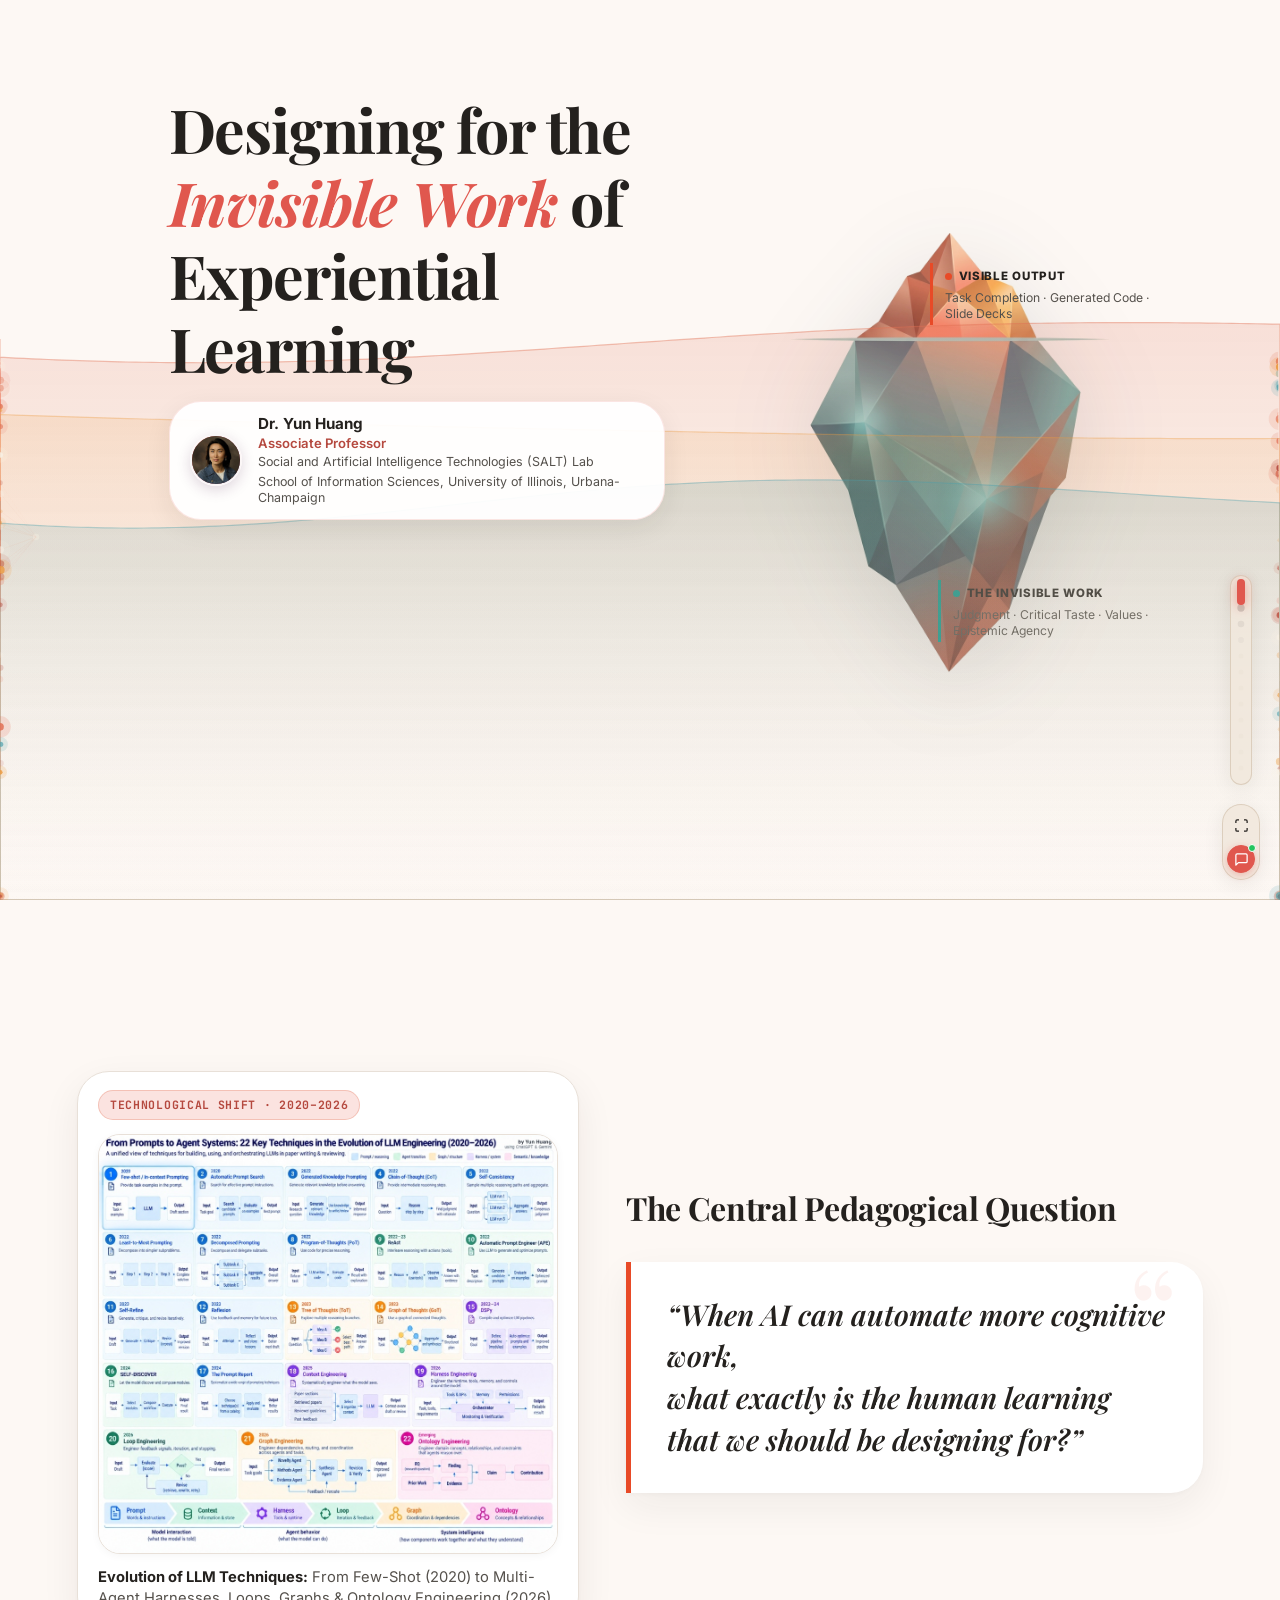
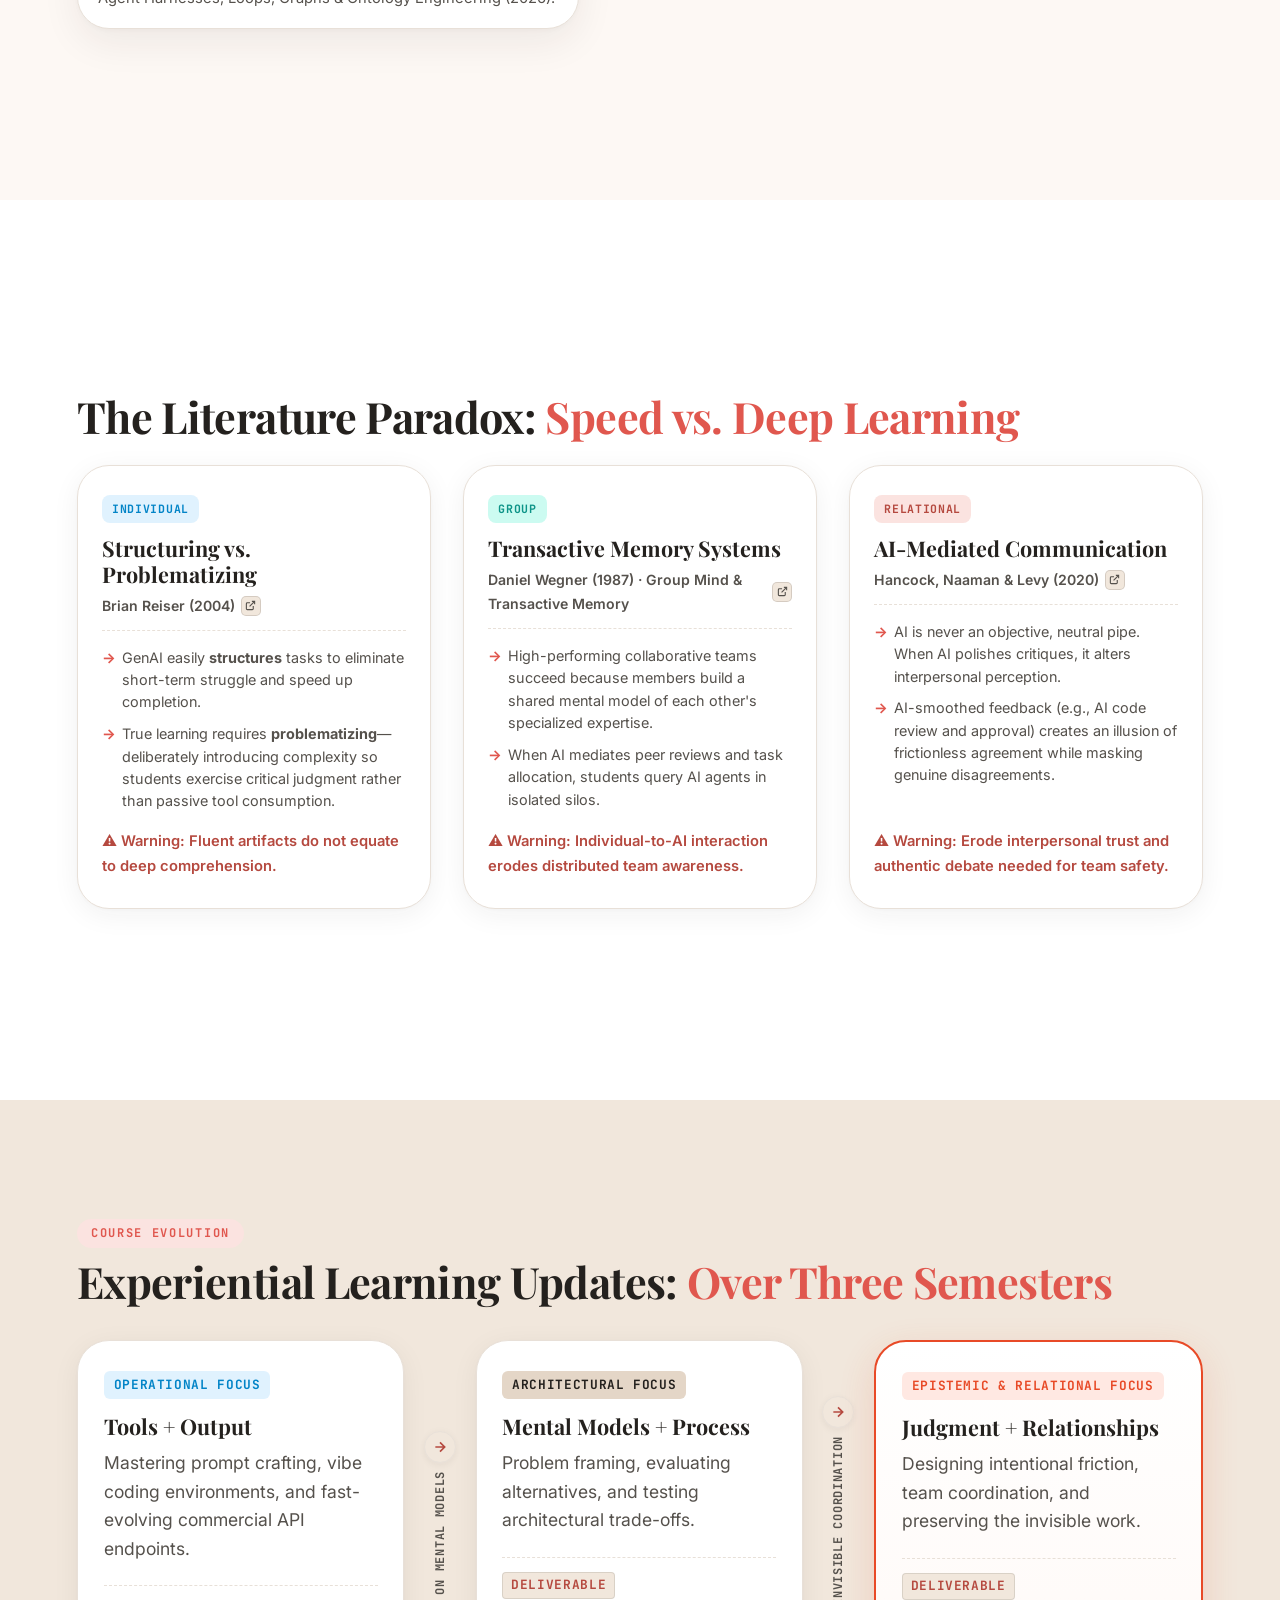
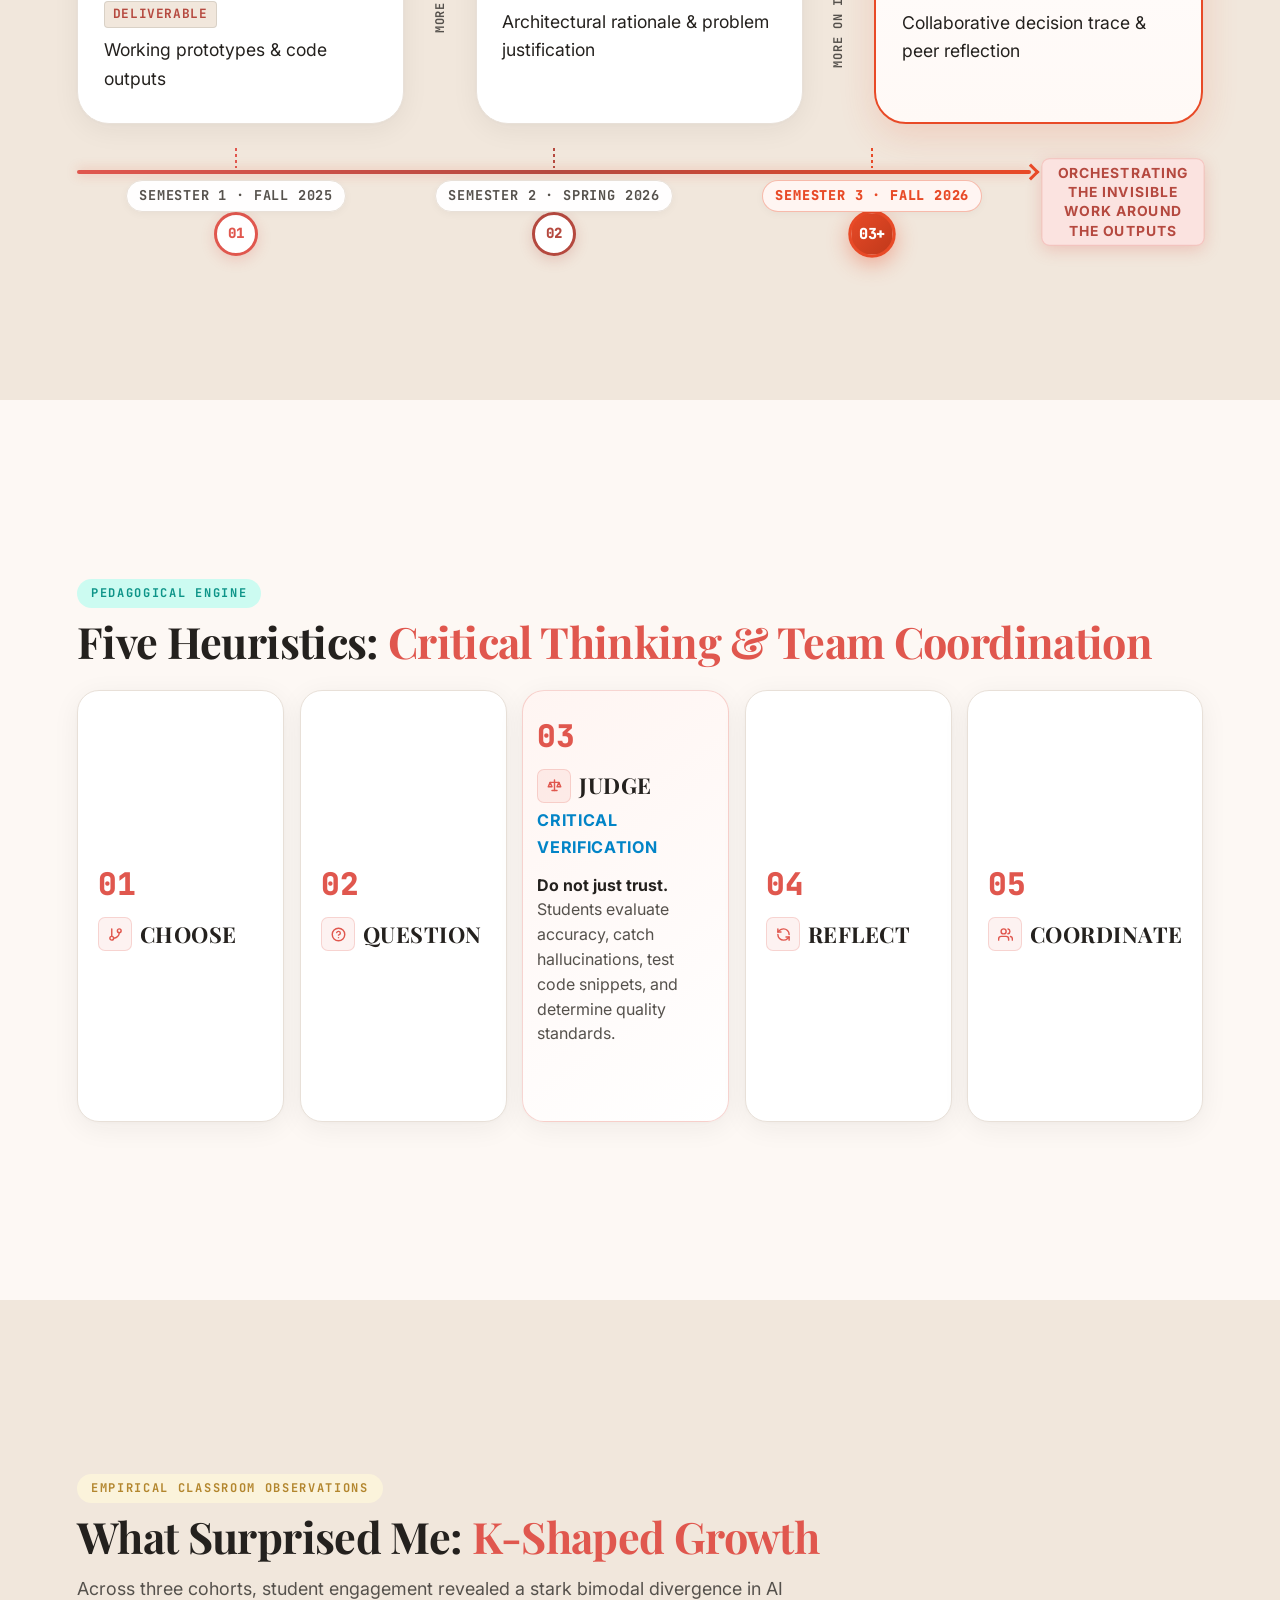
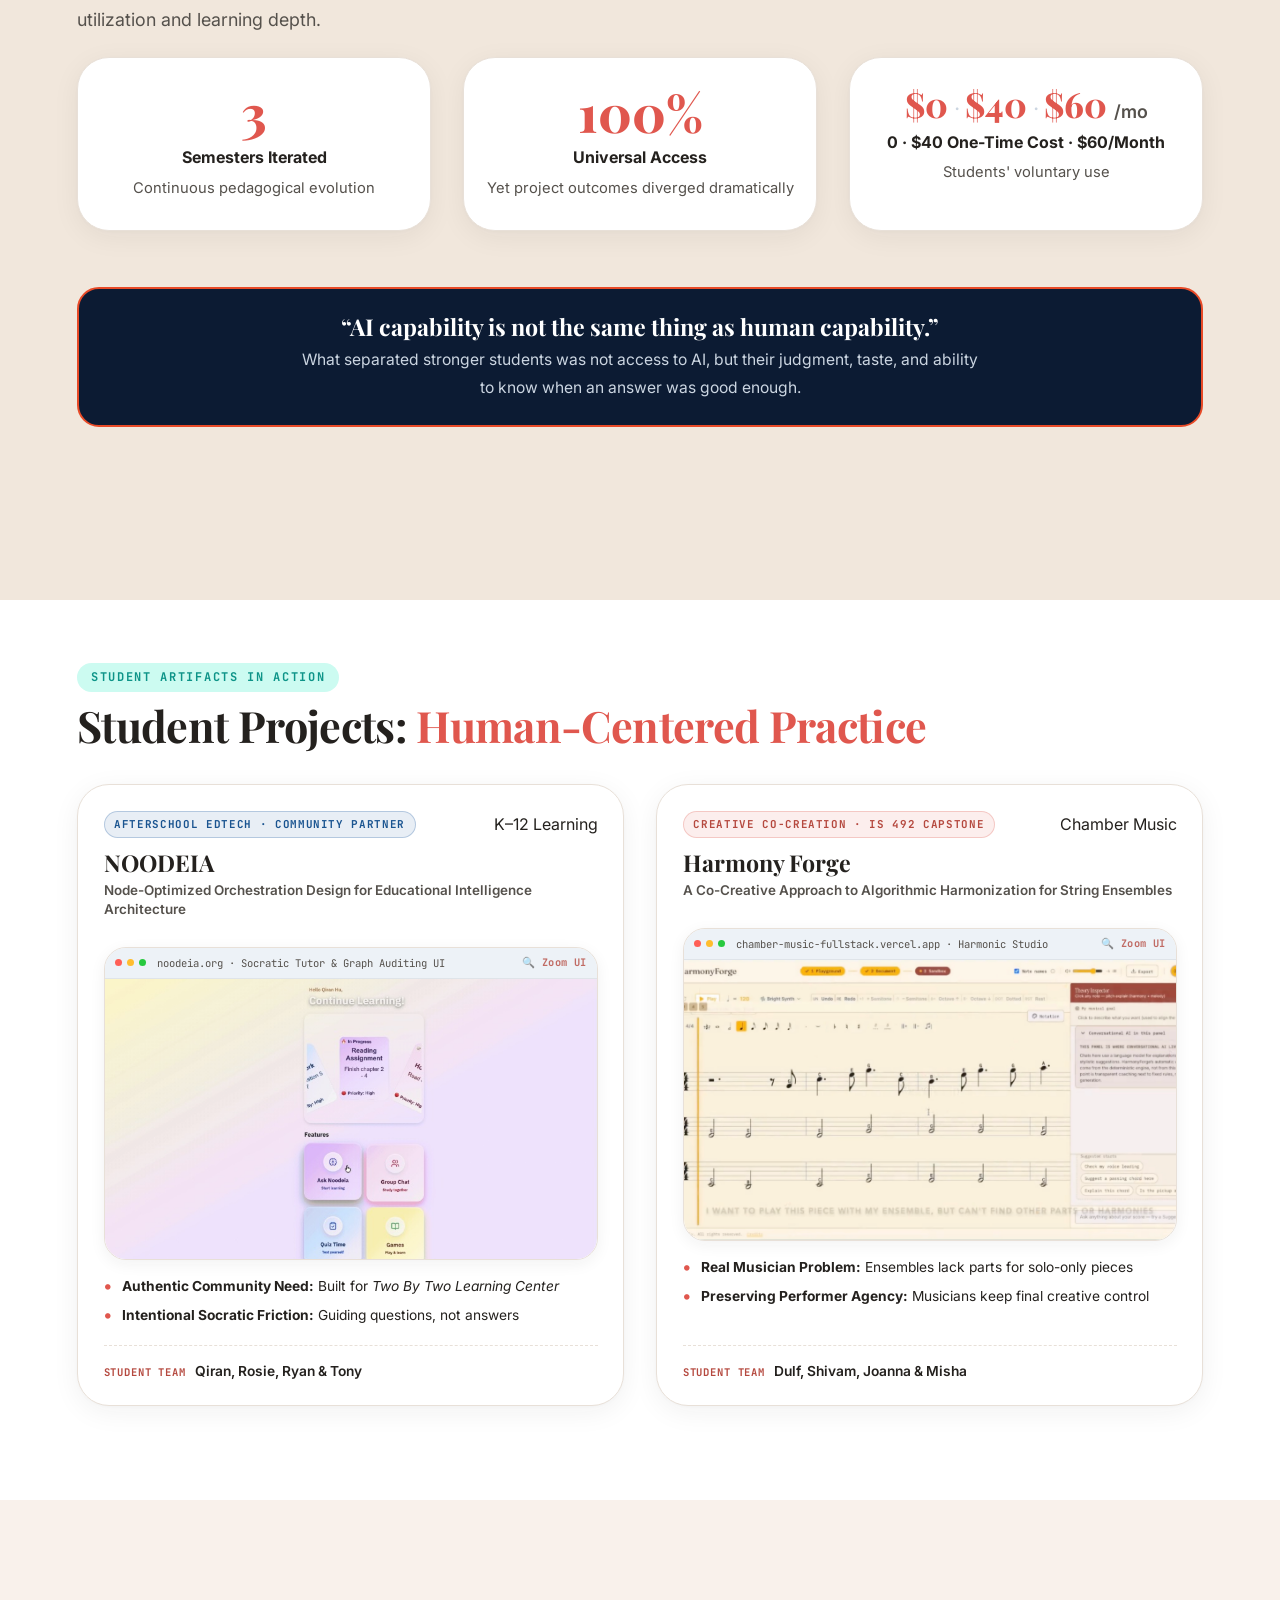
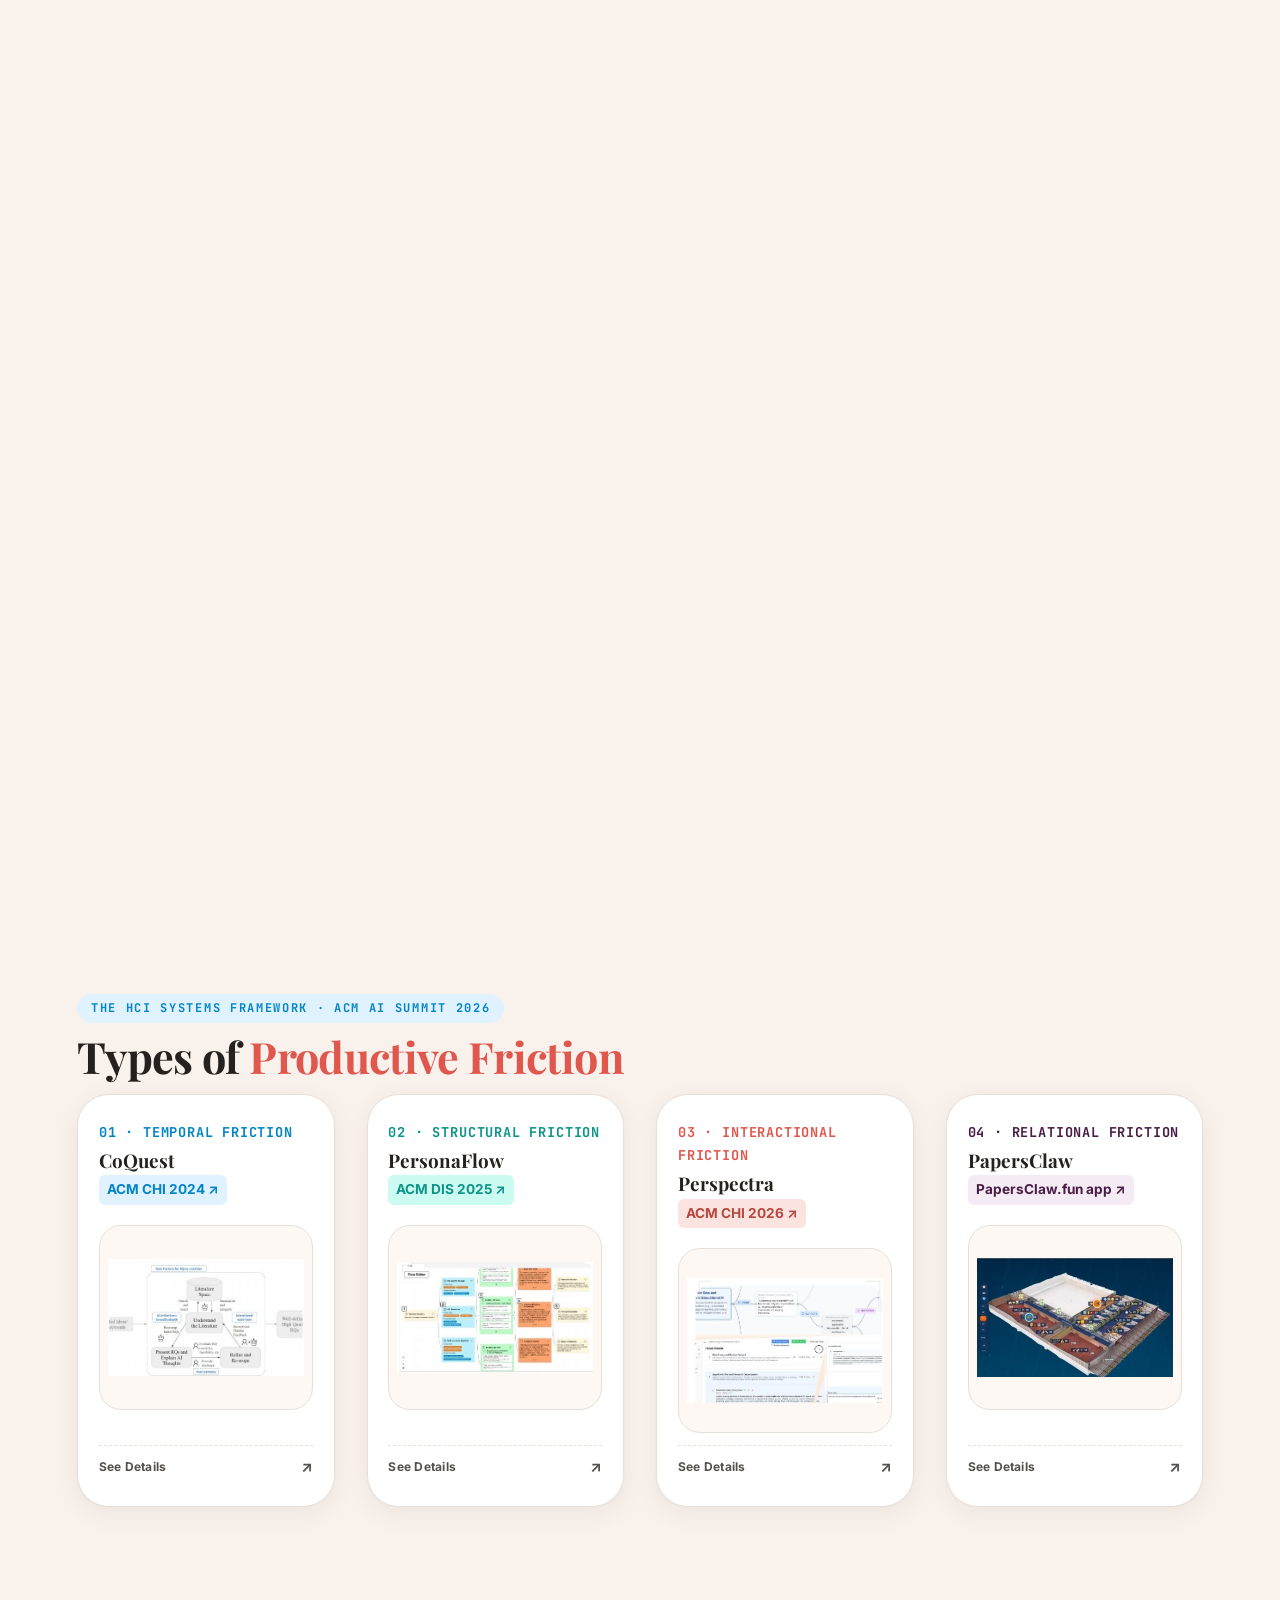
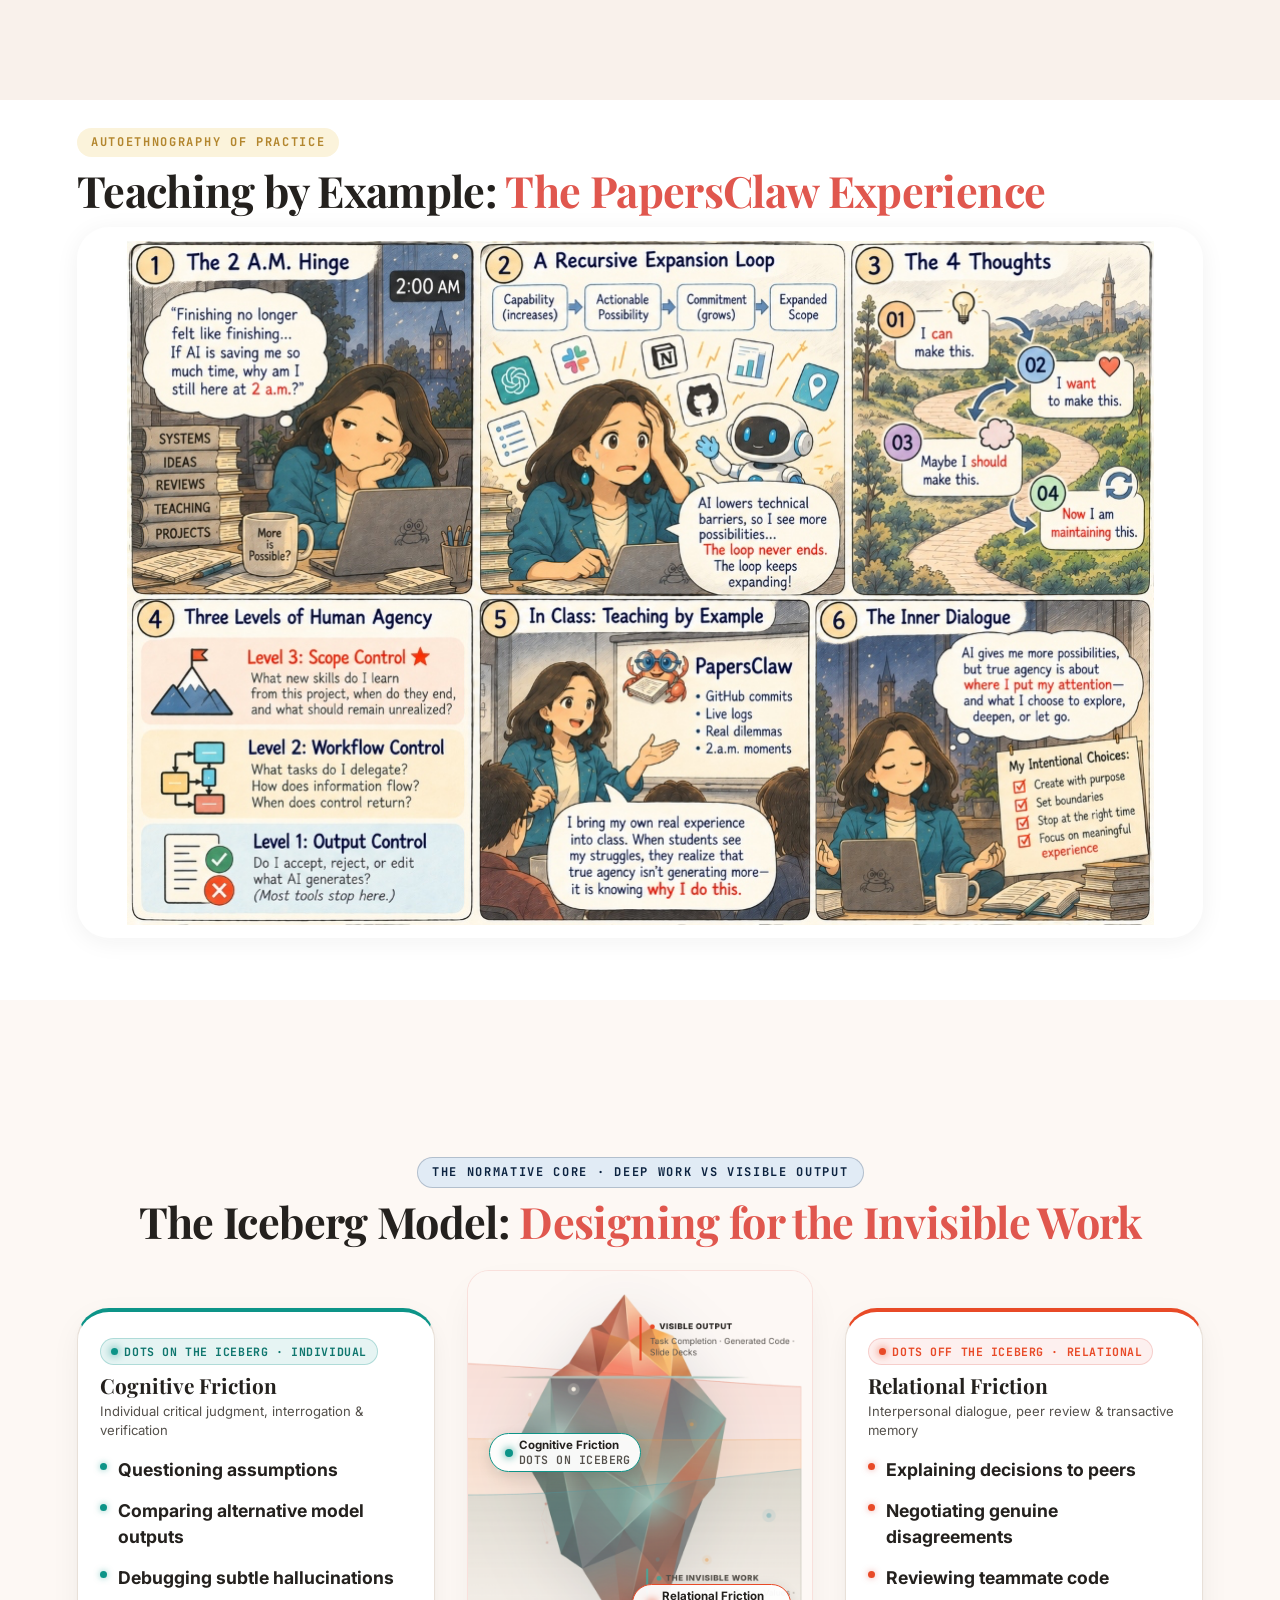
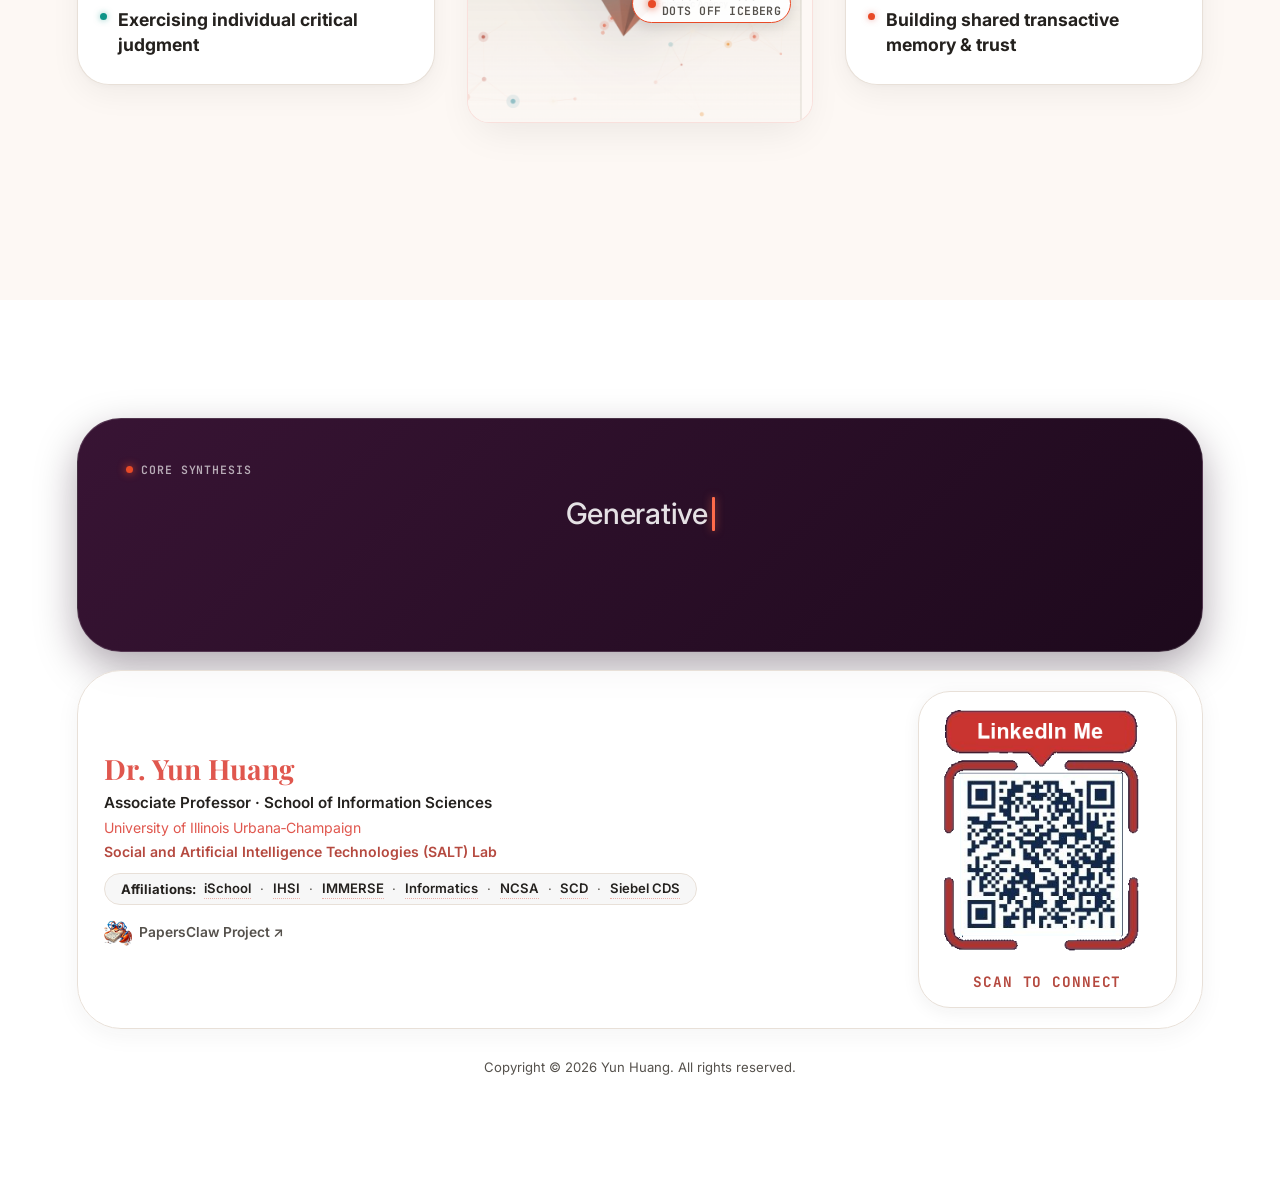
<file: lightening.html>
<!DOCTYPE html> <html lang="en"> <head> <meta charset="UTF-8"> <meta name="viewport" content="width=device-width,initial-scale=1"> <title>Designing for the Invisible Work of Experiential Learning in the Era of AI — Dr. Yun Huang</title> <meta name="description" content="An interactive warm editorial scrollytelling presentation on embedding Human-Centered Design and Productive Friction into AI experiential learning, by Dr. Yun Huang at the Siebel Center for Design, UIUC."> <meta property="og:title" content="Designing for the Invisible Work — Dr. Yun Huang | Siebel Center for Design"> <meta property="og:type" content="article"> <link rel="icon" type="image/svg+xml" href="/assets/favicon-CUaUsV7Q.svg"> <script async src="https://www.googletagmanager.com/gtag/js?id=G-7DETVVKDY9"></script> <script>function gtag(){dataLayer.push(arguments)}window.dataLayer=window.dataLayer||[],gtag("js",new Date),gtag("config","G-7DETVVKDY9")</script> <script type="module" crossorigin src="/assets/app-DtM2_EYj.js"></script> <link rel="stylesheet" crossorigin href="/assets/app-D-j6XpRJ.css"> <link rel="stylesheet" crossorigin href="/assets/lightening-C9YJqFpk.css"> </head> <body data-edition="lightening"> <div class="progress-bar" aria-hidden="true"></div> <div class="top-hover-zone" id="topHoverZone" aria-hidden="true"></div> <header class="nav-header on-first-page" id="topNav"> <div class="nav-brand"> <div class="nav-logo" aria-hidden="true">YH</div> <div class="nav-title"> Dr. Yun Huang <span>Associate Professor · School of Information Sciences, University of Illinois, Urbana-Champaign</span> </div> </div> <div class="nav-controls"> <div class="course-badge"> <svg width="12" height="12" viewBox="0 0 24 24" fill="none" stroke="currentColor" stroke-width="2.5"> <circle cx="12" cy="12" r="10"/> <path d="M12 16v-4m0-4h.01"/> </svg> SCD Talk · Sept 2026 </div> </div> </header> <nav class="vertical-progress-dock" id="verticalProgressDock" aria-label="12-Slide Deck Progress"> <div class="dock-thumb" id="dockThumb" role="slider" aria-label="Slide Scrubber" aria-valuemin="1" aria-valuemax="12" aria-valuenow="1" tabindex="0" title="Drag up or down to scrub through slides"> <span class="thumb-tooltip" id="thumbTooltip">0:00 · The Pedagogical Pivot</span> </div> <a href="#slide-1" class="vertical-progress-pill active" data-slide="1" aria-label="Slide 1: The Pedagogical Pivot"> <span class="pill-tooltip">0:00 · The Pedagogical Pivot</span> </a> <a href="#slide-2" class="vertical-progress-pill" data-slide="2" aria-label="Slide 2: The Central Question"> <span class="pill-tooltip">0:30 · The Central Question</span> </a> <a href="#slide-3" class="vertical-progress-pill" data-slide="3" aria-label="Slide 3: Literature Paradox"> <span class="pill-tooltip">0:45 · Literature Paradox</span> </a> <a href="#slide-4" class="vertical-progress-pill" data-slide="4" aria-label="Slide 4: Three Semesters Updates"> <span class="pill-tooltip">1:15 · Three Semesters Updates</span> </a> <a href="#slide-5" class="vertical-progress-pill" data-slide="5" aria-label="Slide 5: Five Heuristics"> <span class="pill-tooltip">1:45 · Five Heuristics</span> </a> <a href="#slide-6" class="vertical-progress-pill" data-slide="6" aria-label="Slide 6: K-Shaped Growth"> <span class="pill-tooltip">2:45 · K-Shaped Growth</span> </a> <a href="#slide-7" class="vertical-progress-pill" data-slide="7" aria-label="Slide 7: Student Projects"> <span class="pill-tooltip">3:30 · Student Projects</span> </a> <a href="#slide-8" class="vertical-progress-pill" data-slide="8" aria-label="Slide 8: The Right Friction"> <span class="pill-tooltip">4:00 · The Right Friction</span> </a> <a href="#slide-9" class="vertical-progress-pill" data-slide="9" aria-label="Slide 9: 4 Types of Friction"> <span class="pill-tooltip">4:40 · 4 Types of Friction</span> </a> <a href="#slide-10" class="vertical-progress-pill" data-slide="10" aria-label="Slide 10: PapersClaw & Scope Control"> <span class="pill-tooltip">5:20 · PapersClaw & Scope Control</span> </a> <a href="#slide-11" class="vertical-progress-pill" data-slide="11" aria-label="Slide 11: The Iceberg Model"> <span class="pill-tooltip">6:10 · The Iceberg Model</span> </a> <a href="#slide-12" class="vertical-progress-pill" data-slide="12" aria-label="Slide 12: Designing for Invisible Work"> <span class="pill-tooltip">6:55 · Designing for Invisible Work</span> </a> </nav> <div class="bottom-controls" id="bottomControls" aria-label="Presenter Controls"> <button class="bottom-btn" id="btnFullscreen" aria-label="Toggle Fullscreen" title="Toggle Fullscreen (F)"> <svg width="15" height="15" viewBox="0 0 24 24" fill="none" stroke="currentColor" stroke-width="2"> <path d="M8 3H5a2 2 0 0 0-2 2v3m18 0V5a2 2 0 0 0-2-2h-3m0 18h3a2 2 0 0 0 2-2v-3M3 16v3a2 2 0 0 0 2 2h3"/> </svg> <span class="btn-tooltip">Fullscreen (F)</span> </button> <button class="bottom-btn cw-launcher" id="cwLauncher" aria-label="Contact Us" title="Contact Us" aria-haspopup="dialog" aria-expanded="false"> <span class="cw-ping"></span> <svg class="cw-icon-msg" width="15" height="15" viewBox="0 0 24 24" fill="none" stroke="currentColor" stroke-width="2" stroke-linecap="round" stroke-linejoin="round"> <path d="M21 15a2 2 0 0 1-2 2H7l-4 4V5a2 2 0 0 1 2-2h14a2 2 0 0 1 2 2z"/> </svg> <svg class="cw-icon-close" width="15" height="15" viewBox="0 0 24 24" fill="none" stroke="currentColor" stroke-width="2" stroke-linecap="round" stroke-linejoin="round"> <line x1="18" y1="6" x2="6" y2="18"/> <line x1="6" y1="6" x2="18" y2="18"/> </svg> <span class="btn-tooltip">Contact Us</span> </button> </div> <section class="section section--cream hero" id="slide-1"> <canvas id="heroWaveCanvas" class="hero-wave-canvas" aria-hidden="true"></canvas> <div class="hero-inner"> <div class="hero-text"> <h1 class="hero-title"> Designing for the <em>Invisible Work</em> of Experiential Learning </h1> <p class="hero-description"> Lessons from three semesters of teaching Human-AI collaboration courses. </p> <div class="hero-speaker"> <div class="hero-speaker-avatar"> <img src="/assets/yun_huang-CgcAdXYY.jpg?v=headshot_v2" alt="Dr. Yun Huang"> </div> <div class="hero-speaker-info"> <strong>Dr. Yun Huang</strong> <span class="speaker-role">Associate Professor</span> <span class="speaker-affiliation">Social and Artificial Intelligence Technologies (SALT) Lab</span> <span class="speaker-affiliation">School of Information Sciences, University of Illinois, Urbana-Champaign</span> </div> </div> </div> <div class="hero-visual"> <div class="hero-iceberg-wrapper"> <img src="/assets/hero_iceberg-BILG-JTS.png?v=transparent" alt="Experiential Learning Iceberg Model" class="hero-iceberg-img"> <div class="hero-iceberg-tag hero-iceberg-tag--above"> <div class="tag-title"><span class="dot"></span> Visible Output</div> <span class="tag-sub">Task Completion · Generated Code · Slide Decks</span> </div> <div class="hero-iceberg-tag hero-iceberg-tag--below"> <div class="tag-title"><span class="dot dot--teal"></span> The Invisible Work</div> <span class="tag-sub">Judgment · Critical Taste · Values · Epistemic Agency</span> </div> </div> </div> </div> </section> <section class="section section--cream central-question-page" id="slide-2" style="background:var(--cream)!important"> <div class="section-inner"> <div class="question-page-grid"> <div class="question-page-media reveal-left"> <div class="infographic-preview-card" data-popup-target="modal-prompt-evolution" role="button" tabindex="0" title="Click to view full high-res infographic"> <div class="infographic-badge-bar"> <span class="infographic-pill">Technological Shift · 2020–2026</span> </div> <div class="infographic-image-frame"> <img src="/assets/prompt_evolution-LneA-CwV.jpg?v=22tech" alt="From Prompts to Agent Systems: 22 Key Techniques in the Evolution of LLM Engineering (2020-2026)"> </div> <div class="infographic-caption-bar"> <strong>Evolution of LLM Techniques:</strong> From Few-Shot (2020) to Multi-Agent Harnesses, Loops, Graphs & Ontology Engineering (2026). </div> </div> </div> <div class="question-page-content reveal-right"> <h2 class="question-page-heading">The Central Pedagogical Question</h2> <div class="hero-question-display"> <blockquote class="hero-question-quote"> “When AI can automate more cognitive work,<br> what exactly is the human learning that we should be designing for?” </blockquote> </div> </div> </div> </div> </section> <section class="section section--white" id="slide-3"> <div class="section-inner"> <div class="section-header reveal"> <h2>The Literature Paradox: <span class="accent">Speed vs. Deep Learning</span></h2> </div> <div class="theory-trio reveal stagger"> <div class="theory-card" style="--i:0"> <span class="theory-badge badge-sky">Individual</span> <h3> <a href="https://doi.org/10.1207/s15327809jls1303_2" target="_blank" rel="noopener" class="paper-link" title="Read Brian Reiser (2004) Original Paper"> Structuring vs. Problematizing </a> </h3> <div class="theory-author"> <a href="https://doi.org/10.1207/s15327809jls1303_2" target="_blank" rel="noopener" class="author-citation-link" title="Brian Reiser (2004) Journal of the Learning Sciences"> Brian Reiser (2004) <span class="citation-icon-btn" aria-label="Open paper"><svg width="11" height="11" viewBox="0 0 24 24" fill="none" stroke="currentColor" stroke-width="2.4"> <path d="M18 13v6a2 2 0 0 1-2 2H5a2 2 0 0 1-2-2V8a2 2 0 0 1 2-2h6"/> <polyline points="15 3 21 3 21 9"/> <line x1="10" y1="14" x2="21" y2="3"/> </svg></span> </a> </div> <ul class="theory-bullets"> <li>GenAI easily <strong>structures</strong> tasks to eliminate short-term struggle and speed up completion. </li> <li>True learning requires <strong>problematizing</strong>—deliberately introducing complexity so students exercise critical judgment rather than passive tool consumption.</li> </ul> <div class="theory-warning">⚠️ Warning: Fluent artifacts do not equate to deep comprehension.</div> </div> <div class="theory-card" style="--i:1"> <span class="theory-badge badge-teal">Group</span> <h3> <a href="https://doi.org/10.1007/978-1-4612-4634-3_9" target="_blank" rel="noopener" class="paper-link" title="Read Daniel Wegner (1987) Original Paper"> Transactive Memory Systems </a> </h3> <div class="theory-author"> <a href="https://doi.org/10.1007/978-1-4612-4634-3_9" target="_blank" rel="noopener" class="author-citation-link" title="Daniel Wegner (1987) Transactive Memory in Theories of Group Behavior"> Daniel Wegner (1987) · Group Mind &amp; Transactive Memory <span class="citation-icon-btn" aria-label="Open paper"><svg width="11" height="11" viewBox="0 0 24 24" fill="none" stroke="currentColor" stroke-width="2.4"> <path d="M18 13v6a2 2 0 0 1-2 2H5a2 2 0 0 1-2-2V8a2 2 0 0 1 2-2h6"/> <polyline points="15 3 21 3 21 9"/> <line x1="10" y1="14" x2="21" y2="3"/> </svg></span> </a> </div> <ul class="theory-bullets"> <li>High-performing collaborative teams succeed because members build a shared mental model of each other's specialized expertise.</li> <li>When AI mediates peer reviews and task allocation, students query AI agents in isolated silos.</li> </ul> <div class="theory-warning">⚠️ Warning: Individual-to-AI interaction erodes distributed team awareness.</div> </div> <div class="theory-card" style="--i:2"> <span class="theory-badge badge-orange">Relational</span> <h3> <a href="https://doi.org/10.1093/jcmc/zmz022" target="_blank" rel="noopener" class="paper-link" title="Read Hancock et al. (2020) Original Paper"> AI-Mediated Communication </a> </h3> <div class="theory-author"> <a href="https://doi.org/10.1093/jcmc/zmz022" target="_blank" rel="noopener" class="author-citation-link" title="Hancock, Naaman &amp; Levy (2020) Journal of Computer-Mediated Communication"> Hancock, Naaman &amp; Levy (2020) <span class="citation-icon-btn" aria-label="Open paper"><svg width="11" height="11" viewBox="0 0 24 24" fill="none" stroke="currentColor" stroke-width="2.4"> <path d="M18 13v6a2 2 0 0 1-2 2H5a2 2 0 0 1-2-2V8a2 2 0 0 1 2-2h6"/> <polyline points="15 3 21 3 21 9"/> <line x1="10" y1="14" x2="21" y2="3"/> </svg></span> </a> </div> <ul class="theory-bullets"> <li>AI is never an objective, neutral pipe. When AI polishes critiques, it alters interpersonal perception. </li> <li>AI-smoothed feedback (e.g., AI code review and approval) creates an illusion of frictionless agreement while masking genuine disagreements. </li> </ul> <div class="theory-warning">⚠️ Warning: Erode interpersonal trust and authentic debate needed for team safety. </div> </div> </div> </div> </section> <section class="section section--sand" id="slide-4"> <div class="section-inner"> <div class="section-header reveal"> <div class="section-label section-label--coral">Course Evolution</div> <h2>Experiential Learning Updates: <span class="accent">Over Three Semesters</span></h2> </div> <div class="goals-timeline timeline-unfold-container reveal" id="goalsTimeline"> <div class="timeline-cards-row"> <div class="timeline-card" style="--i:0"> <div class="timeline-card-header"> <span class="timeline-level-badge level-operational">Operational Focus</span> </div> <h4>Tools + Output</h4> <p>Mastering prompt crafting, vibe coding environments, and fast-evolving commercial API endpoints.</p> <div class="evolution-card-meta"> <span class="meta-tag">Deliverable</span> Working prototypes &amp; code outputs </div> </div> <div class="timeline-flow-connector" aria-hidden="true"> <div class="flow-circle"> <svg width="16" height="16" viewBox="0 0 24 24" fill="none" stroke="currentColor" stroke-width="2.5"> <path d="M5 12h14M12 5l7 7-7 7"/> </svg> </div> <span class="flow-text">More on Mental Models</span> </div> <div class="timeline-card" style="--i:1"> <div class="timeline-card-header"> <span class="timeline-level-badge level-architectural">Architectural Focus</span> </div> <h4>Mental Models + Process</h4> <p>Problem framing, evaluating alternatives, and testing architectural trade-offs.</p> <div class="evolution-card-meta"> <span class="meta-tag">Deliverable</span> Architectural rationale &amp; problem justification </div> </div> <div class="timeline-flow-connector" aria-hidden="true"> <div class="flow-circle"> <svg width="16" height="16" viewBox="0 0 24 24" fill="none" stroke="currentColor" stroke-width="2.5"> <path d="M5 12h14M12 5l7 7-7 7"/> </svg> </div> <span class="flow-text">More on Invisible Coordination</span> </div> <div class="timeline-card timeline-card--culmination" style="--i:2"> <div class="timeline-card-header"> <span class="timeline-level-badge level-relational">Epistemic &amp; Relational Focus</span> </div> <h4>Judgment + Relationships</h4> <p>Designing intentional friction, team coordination, and preserving the invisible work.</p> <div class="evolution-card-meta"> <span class="meta-tag">Deliverable</span> Collaborative decision trace &amp; peer reflection </div> </div> </div> <div class="timeline-track-header"> <div class="timeline-track-with-labels"> <span class="timeline-edge-label timeline-edge-label--start">Evaluating Outputs</span> <div class="timeline-track-inner"> <div class="timeline-milestones"> <div class="timeline-milestone milestone-1"> <div class="milestone-dot"><span class="dot-num">01</span></div> <div class="milestone-time">Semester 1 · Fall 2025</div> <div class="milestone-stem"></div> </div> <div class="timeline-milestone milestone-2"> <div class="milestone-dot"><span class="dot-num">02</span></div> <div class="milestone-time">Semester 2 · Spring 2026</div> <div class="milestone-stem"></div> </div> <div class="timeline-milestone milestone-3"> <div class="milestone-dot"><span class="dot-num">03+</span></div> <div class="milestone-time">Semester 3 · Fall 2026</div> <div class="milestone-stem"></div> </div> </div> <div class="timeline-track-line" aria-hidden="true"> <div class="timeline-track-fill"></div> <div class="timeline-track-arrow"></div> </div> </div> <span class="timeline-edge-label timeline-edge-label--end">Orchestrating the invisible work around the outputs</span> </div> </div> </div> </div> </section> <section class="section section--cream" id="slide-5"> <div class="section-inner"> <div class="section-header reveal"> <div class="section-label section-label--teal">Pedagogical Engine</div> <h2>Five Heuristics: <span class="accent">Critical Thinking & Team Coordination</span></h2> <p class="section-desc"> Instead of focusing on tool mastery, the curriculum is structured around decision-making, verification, and collaboration. </p> </div> <div class="pipeline-track reveal"> <div class="pipeline-step auto-flipped" style="--i:0"> <div class="pipeline-card-inner"> <div class="pipeline-card-front"> <div class="pipeline-number">01</div> <h4> <span class="step-logo" aria-hidden="true"> <svg width="15" height="15" viewBox="0 0 24 24" fill="none" stroke="currentColor" stroke-width="2.3" stroke-linecap="round" stroke-linejoin="round"> <path d="M6 3v12"></path> <circle cx="18" cy="6" r="3"></circle> <circle cx="6" cy="18" r="3"></circle> <path d="M18 9a9 9 0 0 1-9 9"></path> </svg> </span> CHOOSE </h4> </div> <div class="pipeline-card-back"> <div class="pipeline-number">01</div> <h4> <span class="step-logo" aria-hidden="true"> <svg width="15" height="15" viewBox="0 0 24 24" fill="none" stroke="currentColor" stroke-width="2.3" stroke-linecap="round" stroke-linejoin="round"> <path d="M6 3v12"></path> <circle cx="18" cy="6" r="3"></circle> <circle cx="6" cy="18" r="3"></circle> <path d="M18 9a9 9 0 0 1-9 9"></path> </svg> </span> CHOOSE </h4> <div class="step-subtitle">Decision Making</div> <p><strong class="step-dont">Do not just produce.</strong> Students analyze task complexity, API costs, context windows, and latency to justify tool selection.</p> </div> </div> </div> <div class="pipeline-step" style="--i:1"> <div class="pipeline-card-inner"> <div class="pipeline-card-front"> <div class="pipeline-number">02</div> <h4> <span class="step-logo" aria-hidden="true"> <svg width="15" height="15" viewBox="0 0 24 24" fill="none" stroke="currentColor" stroke-width="2.3" stroke-linecap="round" stroke-linejoin="round"> <circle cx="12" cy="12" r="10"></circle> <path d="M9.09 9a3 3 0 0 1 5.83 1c0 2-3 3-3 3"></path> <line x1="12" y1="17" x2="12.01" y2="17"></line> </svg> </span> QUESTION </h4> </div> <div class="pipeline-card-back"> <div class="pipeline-number">02</div> <h4> <span class="step-logo" aria-hidden="true"> <svg width="15" height="15" viewBox="0 0 24 24" fill="none" stroke="currentColor" stroke-width="2.3" stroke-linecap="round" stroke-linejoin="round"> <circle cx="12" cy="12" r="10"></circle> <path d="M9.09 9a3 3 0 0 1 5.83 1c0 2-3 3-3 3"></path> <line x1="12" y1="17" x2="12.01" y2="17"></line> </svg> </span> QUESTION </h4> <div class="step-subtitle">Problem Framing</div> <p><strong class="step-dont">Do not just accept.</strong> Students formulate hypothesis-driven inquiries, test edge cases, and interrogate underlying model assumptions.</p> </div> </div> </div> <div class="pipeline-step" style="--i:2"> <div class="pipeline-card-inner"> <div class="pipeline-card-front"> <div class="pipeline-number">03</div> <h4> <span class="step-logo" aria-hidden="true"> <svg width="15" height="15" viewBox="0 0 24 24" fill="none" stroke="currentColor" stroke-width="2.3" stroke-linecap="round" stroke-linejoin="round"> <path d="M12 3v17"></path> <path d="M5 7h14"></path> <path d="M5 7l-3 7h6l-3-7z"></path> <path d="M19 7l-3 7h6l-3-7z"></path> <path d="M8 20h8"></path> </svg> </span> JUDGE </h4> </div> <div class="pipeline-card-back"> <div class="pipeline-number">03</div> <h4> <span class="step-logo" aria-hidden="true"> <svg width="15" height="15" viewBox="0 0 24 24" fill="none" stroke="currentColor" stroke-width="2.3" stroke-linecap="round" stroke-linejoin="round"> <path d="M12 3v17"></path> <path d="M5 7h14"></path> <path d="M5 7l-3 7h6l-3-7z"></path> <path d="M19 7l-3 7h6l-3-7z"></path> <path d="M8 20h8"></path> </svg> </span> JUDGE </h4> <div class="step-subtitle">Critical Verification</div> <p><strong class="step-dont">Do not just trust.</strong> Students evaluate accuracy, catch hallucinations, test code snippets, and determine quality standards.</p> </div> </div> </div> <div class="pipeline-step" style="--i:3"> <div class="pipeline-card-inner"> <div class="pipeline-card-front"> <div class="pipeline-number">04</div> <h4> <span class="step-logo" aria-hidden="true"> <svg width="15" height="15" viewBox="0 0 24 24" fill="none" stroke="currentColor" stroke-width="2.3" stroke-linecap="round" stroke-linejoin="round"> <path d="M21 12a9 9 0 0 0-9-9 9.75 9.75 0 0 0-6.74 2.74L3 8"></path> <polyline points="3 3 3 8 8 8"></polyline> <path d="M3 12a9 9 0 0 0 9 9 9.75 9.75 0 0 0 6.74-2.74L21 16"></path> <polyline points="16 16 21 16 21 21"></polyline> </svg> </span> REFLECT </h4> </div> <div class="pipeline-card-back"> <div class="pipeline-number">04</div> <h4> <span class="step-logo" aria-hidden="true"> <svg width="15" height="15" viewBox="0 0 24 24" fill="none" stroke="currentColor" stroke-width="2.3" stroke-linecap="round" stroke-linejoin="round"> <path d="M21 12a9 9 0 0 0-9-9 9.75 9.75 0 0 0-6.74 2.74L3 8"></path> <polyline points="3 3 3 8 8 8"></polyline> <path d="M3 12a9 9 0 0 0 9 9 9.75 9.75 0 0 0 6.74-2.74L21 16"></path> <polyline points="16 16 21 16 21 21"></polyline> </svg> </span> REFLECT </h4> <div class="step-subtitle">Durable Synthesis</div> <p><strong class="step-dont">Do not just automate.</strong> Students articulate why specific paths were chosen, document rejected alternatives, and distill portable models.</p> </div> </div> </div> <div class="pipeline-step" style="--i:4"> <div class="pipeline-card-inner"> <div class="pipeline-card-front"> <div class="pipeline-number">05</div> <h4> <span class="step-logo" aria-hidden="true"> <svg width="15" height="15" viewBox="0 0 24 24" fill="none" stroke="currentColor" stroke-width="2.3" stroke-linecap="round" stroke-linejoin="round"> <path d="M17 21v-2a4 4 0 0 0-4-4H5a4 4 0 0 0-4 4v2"></path> <circle cx="9" cy="7" r="4"></circle> <path d="M23 21v-2a4 4 0 0 0-3-3.87"></path> <path d="M16 3.13a4 4 0 0 1 0 7.75"></path> </svg> </span> COORDINATE </h4> </div> <div class="pipeline-card-back"> <div class="pipeline-number">05</div> <h4> <span class="step-logo" aria-hidden="true"> <svg width="15" height="15" viewBox="0 0 24 24" fill="none" stroke="currentColor" stroke-width="2.3" stroke-linecap="round" stroke-linejoin="round"> <path d="M17 21v-2a4 4 0 0 0-4-4H5a4 4 0 0 0-4 4v2"></path> <circle cx="9" cy="7" r="4"></circle> <path d="M23 21v-2a4 4 0 0 0-3-3.87"></path> <path d="M16 3.13a4 4 0 0 1 0 7.75"></path> </svg> </span> COORDINATE </h4> <div class="step-subtitle">Human Teamwork</div> <p><strong class="step-dont">Do not just work individually.</strong> Students divide system architectures across peers, conduct peer reviews, and establish shared team memory.</p> </div> </div> </div> </div> </div> </section> <section class="section section--sand" id="slide-6"> <div class="section-inner"> <div class="section-header reveal"> <div class="section-label section-label--gold">Empirical Classroom Observations</div> <h2>What Surprised Me: <span class="accent">K-Shaped Growth</span></h2> <p class="section-desc"> Across three cohorts, student engagement revealed a stark bimodal divergence in AI utilization and learning depth. </p> </div> <div class="metrics reveal stagger"> <div class="metric" style="--i:0"> <div class="metric-value" data-count="3">0</div> <div class="metric-label">Semesters Iterated</div> <div class="metric-sub">Continuous pedagogical evolution</div> </div> <div class="metric" style="--i:1"> <div class="metric-value" data-count="100" data-suffix="%">0%</div> <div class="metric-label">Universal Access</div> <div class="metric-sub">Yet project outcomes diverged dramatically</div> </div> <div class="metric" style="--i:2"> <div class="metric-value metric-value--tiered"> <span class="m-val">$0</span> <span class="m-sep">·</span> <span class="m-val" data-prefix="$" data-count="40">$0</span> <span class="m-sep">·</span> <span class="m-val" data-prefix="$" data-count="60">$0</span><span class="m-unit">/mo</span> </div> <div class="metric-label">0 · $40 One-Time Cost · $60/Month</div> <div class="metric-sub">Students' voluntary use</div> </div> </div> <div class="central-quote-banner reveal"> <h3>“AI capability is not the same thing as human capability.”</h3> <p>What separated stronger students was not access to AI, but their judgment, taste, and ability to know when an answer was good enough.</p> </div> </div> </section> <section class="section section--white" id="slide-7"> <div class="section-inner"> <div class="section-header reveal"> <div class="section-label section-label--teal">Student Artifacts in Action</div> <h2>Student Projects: <span class="accent">Human-Centered Practice</span></h2> </div> <div class="sample-projects-grid reveal"> <div class="project-showcase-card"> <div class="project-card-header"> <div class="project-top-meta"> <span class="project-badge badge-edtech">Afterschool EdTech · Community Partner</span> <span class="meta-tag">K–12 Learning</span> </div> <h3>NOODEIA</h3> <div class="project-full-title"> Node-Optimized Orchestration Design for Educational Intelligence Architecture </div> </div> <div class="project-thumb-frame" data-popup-target="modal-project-noodeia" role="button" tabindex="0" title="Click to view full NOODEIA system interface"> <div class="project-thumb-browser-bar"> <span class="browser-dot dot-red"></span> <span class="browser-dot dot-yellow"></span> <span class="browser-dot dot-green"></span> <span class="browser-address">noodeia.org · Socratic Tutor &amp; Graph Auditing UI</span> <span class="project-thumb-zoom">🔍 Zoom UI</span> </div> <div class="project-thumb-img-wrap"> <img src="/assets/noodeia-DO3NQMH8.jpg" alt="NOODEIA Socratic Tutor Application Interface" class="project-thumb-img"> </div> </div> <ul class="project-highlights"> <li> <strong>Authentic Community Need:</strong> Built for <em>Two By Two Learning Center</em> </li> <li> <strong>Intentional Socratic Friction:</strong> Guiding questions, not answers </li> </ul> <p class="project-team"><span class="project-team-label">Student Team</span> Qiran, Rosie, Ryan &amp; Tony</p> </div> <div class="project-showcase-card"> <div class="project-card-header"> <div class="project-top-meta"> <span class="project-badge badge-music">Creative Co-Creation · IS 492 Capstone</span> <span class="meta-tag">Chamber Music</span> </div> <h3>Harmony Forge</h3> <div class="project-full-title"> A Co-Creative Approach to Algorithmic Harmonization for String Ensembles </div> </div> <div class="project-thumb-frame" data-popup-target="modal-project-harmony" role="button" tabindex="0" title="Click to view full Harmony Forge studio interface"> <div class="project-thumb-browser-bar"> <span class="browser-dot dot-red"></span> <span class="browser-dot dot-yellow"></span> <span class="browser-dot dot-green"></span> <span class="browser-address">chamber-music-fullstack.vercel.app · Harmonic Studio</span> <span class="project-thumb-zoom">🔍 Zoom UI</span> </div> <div class="project-thumb-img-wrap"> <img src="/assets/musicforge-y1u044Sp.jpg" alt="Harmony Forge Harmonic Studio Application Interface" class="project-thumb-img"> </div> </div> <ul class="project-highlights"> <li> <strong>Real Musician Problem:</strong> Ensembles lack parts for solo-only pieces </li> <li> <strong>Preserving Performer Agency:</strong> Musicians keep final creative control </li> </ul> <p class="project-team"><span class="project-team-label">Student Team</span> Dulf, Shivam, Joanna &amp; Misha</p> </div> </div> </div> </section> <section class="section section--sand-warm" id="slide-8"> <div class="section-inner"> <div class="section-header reveal"> <div class="section-label section-label--plum">Bridging Teaching & Research</div> <h2>“Not Less Friction. <span class="accent">The Right Friction.”</span></h2> </div> <div class="thesis-box reveal"> <div class="thesis-tag">Core Research Thesis · ACM AI Summit 2026</div> <h3>“AI is often most valuable not when it removes all friction, but when it introduces productive friction.” </h3> <p> <strong>Productive friction:</strong> Task-relevant pauses, choices, disagreements, and boundaries that require thinkers to exercise judgment, ownership, and responsibility. </p> </div> <div class="friction-compare-grid reveal stagger"> <div class="compare-card compare-card--sv" style="--i:0"> <h4>The Silicon Valley Narrative: Frictionless Automation</h4> <ul> <li><strong>Goal:</strong> Eliminate all waiting, struggle, and effort from knowledge work.</li> <li><strong>Passive Consumption:</strong> Immediate polished output bypasses critical problem framing.</li> <li><strong>The Illusion of Mastery:</strong> Students feel competent while mental models remain fragile. </li> <li><strong>Result:</strong> High execution speed, but zero transfer, erosion of ownership, and model dependence.</li> </ul> </div> <div class="compare-card compare-card--hcd" style="--i:1"> <h4>Our Human-Centered Agenda: Productive Friction</h4> <ul> <li><strong>Goal:</strong> Intentionally design task-relevant struggle where human cognition matters most. </li> <li><strong>Active Interrogation:</strong> Deliberate choice points force learners to justify trade-offs and evaluate models.</li> <li><strong>Scaffolded Challenge:</strong> Short-term difficulty creates durable conceptual understanding. </li> <li><strong>Result:</strong> Genuine human agency, deep reflective thinking, and preserved authorship.</li> </ul> </div> </div> </div> </section> <section class="section section--sand-warm" id="slide-9"> <div class="section-inner"> <div class="section-header reveal"> <div class="section-label section-label--sky">The HCI Systems Framework · ACM AI Summit 2026</div> <h2>Types of <span class="accent">Productive Friction</span></h2> </div> <div class="friction-quad-grid reveal stagger"> <div class="friction-quad-card" style="--i:0" data-popup-target="modal-coquest"> <div class="friction-num friction-num--sky">01 · TEMPORAL FRICTION</div> <h4>CoQuest</h4> <a href="https://dl.acm.org/doi/10.1145/3613904.3642698" target="_blank" rel="noopener" class="system-tag badge-sky card-tag-link" onclick="event.stopPropagation()" title="Open ACM Publication (DOI: 10.1145/3613904.3642698)">ACM CHI 2024 ↗</a> <div class="friction-card-img-wrap"> <img src="/assets/system_1_coquest-BrANg6UJ.png" alt="CoQuest System Architecture" class="friction-card-img"> </div> <div class="friction-card-cta"> <span>See Details</span> <span class="cta-arrow">↗</span> </div> </div> <div class="friction-quad-card" style="--i:1" data-popup-target="modal-personaflow"> <div class="friction-num friction-num--teal">02 · STRUCTURAL FRICTION</div> <h4>PersonaFlow</h4> <a href="https://dl.acm.org/doi/10.1145/3715336.3735789" target="_blank" rel="noopener" class="system-tag badge-teal card-tag-link" onclick="event.stopPropagation()" title="Open ACM Publication (DOI: 10.1145/3715336.3735789)">ACM DIS 2025 ↗</a> <div class="friction-card-img-wrap"> <img src="/assets/system_2_personaflow-C2QAJ_He.png" alt="PersonaFlow System Architecture" class="friction-card-img"> </div> <div class="friction-card-cta"> <span>See Details</span> <span class="cta-arrow">↗</span> </div> </div> <div class="friction-quad-card" style="--i:2" data-popup-target="modal-perspectra"> <div class="friction-num friction-num--coral">03 · INTERACTIONAL FRICTION</div> <h4>Perspectra</h4> <a href="https://dl.acm.org/doi/10.1145/3772318.3791560" target="_blank" rel="noopener" class="system-tag badge-orange card-tag-link" onclick="event.stopPropagation()" title="Open ACM Publication (DOI: 10.1145/3772318.3791560)">ACM CHI 2026 ↗</a> <div class="friction-card-img-wrap"> <img src="/assets/system_3_perspectra-C2Os36os.png" alt="Perspectra System Architecture" class="friction-card-img"> </div> <div class="friction-card-cta"> <span>See Details</span> <span class="cta-arrow">↗</span> </div> </div> <div class="friction-quad-card" style="--i:3" data-popup-target="modal-papersclaw"> <div class="friction-num friction-num--plum">04 · RELATIONAL FRICTION</div> <h4>PapersClaw</h4> <a href="https://papersclaw.fun" target="_blank" rel="noopener" class="system-tag badge-plum card-tag-link" onclick="event.stopPropagation()" title="Open papersclaw.fun project">PapersClaw.fun app ↗</a> <div class="friction-card-img-wrap"> <img src="/assets/system_4_papersclaw-DGqwNQ8t.png?v=clean_map" alt="PapersClaw System Architecture" class="friction-card-img"> </div> <div class="friction-card-cta"> <span>See Details</span> <span class="cta-arrow">↗</span> </div> </div> </div> </div> </section> <section class="section section--white" id="slide-10"> <div class="section-inner"> <div class="section-header reveal"> <div class="section-label section-label--gold">Autoethnography of Practice</div> <h2>Teaching by Example: <span class="accent">The PapersClaw Experience</span></h2> </div> <div class="storyboard-preview-card reveal" data-popup-target="modal-storyboard" role="button" tabindex="0" title="Click to view full high-res storyboard"> <div class="storyboard-image-frame"> <img src="/assets/storyboard-Clm_buwi.png?v=option2" alt="6-panel storyboard: The 2 A.M. Hinge, A Recursive Expansion Loop, The 4 Thoughts, Three Levels of Human Agency, In Class: Teaching by Example, and The Inner Dialogue" class="storyboard-img"> </div> <div class="storyboard-caption-bar"> <strong>The PapersClaw Journey:</strong> From the 2 A.M. hinge and recursive expansion loops to navigating three levels of agency and learning to leave feasible possibilities unpursued. </div> </div> </div> </section> <section class="section section--cream" id="slide-11"> <div class="section-inner"> <div class="section-header text-center reveal"> <div class="section-label section-label--navy">The Normative Core · Deep Work vs Visible Output</div> <h2>The Iceberg Model: <span class="accent">Designing for the Invisible Work</span></h2> </div> <div class="iceberg-friction-stage reveal"> <div class="friction-pillar-card friction-pillar-card--cognitive"> <div class="friction-card-header"> <span class="friction-pill friction-pill--cognitive"> <span class="beacon beacon--cyan"></span> Dots On the Iceberg · Individual </span> <h3>Cognitive Friction</h3> <p class="friction-card-tagline">Individual critical judgment, interrogation &amp; verification</p> </div> <ul class="friction-feature-list"> <li> <div class="feature-bullet feature-bullet--cyan"></div> <div class="feature-text"> <strong>Questioning assumptions</strong> <span>Interrogating model premises, framing inquiries, and probing edge cases before accepting answers.</span> </div> </li> <li> <div class="feature-bullet feature-bullet--cyan"></div> <div class="feature-text"> <strong>Comparing alternative model outputs</strong> <span>Evaluating behavioral variance across models rather than relying passively on a single prompt.</span> </div> </li> <li> <div class="feature-bullet feature-bullet--cyan"></div> <div class="feature-text"> <strong>Debugging subtle hallucinations</strong> <span>Spotting latent logic bugs, factual inaccuracies, and unverified statistical claims.</span> </div> </li> <li> <div class="feature-bullet feature-bullet--cyan"></div> <div class="feature-text"> <strong>Exercising individual critical judgment</strong> <span>Cultivating the independent intellectual muscle to reason, disagree, and decide standards.</span> </div> </li> </ul> </div> <div class="iceberg-center-visual"> <div class="iceberg-img-frame"> <img src="/assets/iceberg_friction-DfnnCQr-.png" alt="The Iceberg Model: What Must Stay Human" class="iceberg-display-img"> <div class="iceberg-pin pin--cognitive"> <span class="pin-ring"></span> <span class="pin-dot"></span> <span class="pin-label">Cognitive Friction<small>Dots On Iceberg</small></span> </div> <div class="iceberg-pin pin--relational"> <span class="pin-ring"></span> <span class="pin-dot"></span> <span class="pin-label">Relational Friction<small>Dots Off Iceberg</small></span> </div> </div> </div> <div class="friction-pillar-card friction-pillar-card--relational"> <div class="friction-card-header"> <span class="friction-pill friction-pill--relational"> <span class="beacon beacon--coral"></span> Dots Off the Iceberg · Relational </span> <h3>Relational Friction</h3> <p class="friction-card-tagline">Interpersonal dialogue, peer review &amp; transactive memory</p> </div> <ul class="friction-feature-list"> <li> <div class="feature-bullet feature-bullet--coral"></div> <div class="feature-text"> <strong>Explaining decisions to peers</strong> <span>Articulating design rationale, code choices, and theoretical trade-offs to teammates.</span> </div> </li> <li> <div class="feature-bullet feature-bullet--coral"></div> <div class="feature-text"> <strong>Negotiating genuine disagreements</strong> <span>Reconciling differing perspectives and wrestling through conflicts without an AI referee.</span> </div> </li> <li> <div class="feature-bullet feature-bullet--coral"></div> <div class="feature-text"> <strong>Reviewing teammate code</strong> <span>Auditing peers' human-AI workflows, identifying flaws, and mutual peer mentoring.</span> </div> </li> <li> <div class="feature-bullet feature-bullet--coral"></div> <div class="feature-text"> <strong>Building shared transactive memory &amp; trust</strong> <span>Constructing collective team intelligence—knowing who knows what and how peers think.</span> </div> </li> </ul> </div> </div> </div> </section> <section class="section section--white" id="slide-12"> <div class="section-inner"> <div class="typewriter-stage reveal" id="slide12TypewriterStage" role="region" aria-label="Core Synthesis: Generative AI gives us velocity. Human-centered approaches help choose the direction"> <div class="typewriter-badge"> <span class="tw-badge-text"><span class="tw-badge-dot"></span>Core Synthesis</span> </div> <div class="typewriter-content"> <p class="typewriter-line typewriter-line-1" id="twLine1">Generative AI gives us velocity</p> <p class="typewriter-line typewriter-line-2" id="twLine2">Human-centered approaches help choose the&nbsp;<span class="direction-accent">direction</span></p> </div> <span class="typewriter-cursor" id="twCursor" aria-hidden="true"></span> </div> <div class="finale-footnote-stage reveal"> <div class="footnote-profile-group"> <div class="footer-brand"> <h3><a href="https://ischool.illinois.edu/people/yun-huang" target="_blank" rel="noopener" title="Dr. Yun Huang — iSchool Profile">Dr. Yun Huang</a></h3> </div> <p class="footer-role">Associate Professor · School of Information Sciences</p> <p class="footer-institution"><a href="https://illinois.edu/" target="_blank" rel="noopener" title="University of Illinois Urbana‑Champaign">University of Illinois Urbana&#8209;Champaign</a></p> <p class="footer-lab">Social and Artificial Intelligence Technologies (SALT) Lab</p> <div class="footer-affiliations"> <span class="affil-title">Affiliations:</span> <a href="https://ischool.illinois.edu/" target="_blank" rel="noopener" title="School of Information Sciences">iSchool</a> · <a href="https://healthinstitute.illinois.edu/" target="_blank" rel="noopener" title="Interdisciplinary Health Sciences Institute">IHSI</a> · <a href="https://immerse.illinois.edu/" target="_blank" rel="noopener" title="IMMERSE: Center for Immersive Computing">IMMERSE</a> · <a href="https://informatics.illinois.edu/" target="_blank" rel="noopener" title="Illinois Informatics">Informatics</a> · <a href="https://www.ncsa.illinois.edu/" target="_blank" rel="noopener" title="National Center for Supercomputing Applications">NCSA</a> · <a href="https://designcenter.illinois.edu/" target="_blank" rel="noopener" title="Siebel Center for Design">SCD</a> · <a href="https://siebelschool.illinois.edu/" target="_blank" rel="noopener" title="Siebel School of Computing and Data Science">Siebel CDS</a> </div> <div class="footer-links"> <a href="https://papersclaw.fun" target="_blank" rel="noopener"><img src="/assets/papersclaw_logo-CrPsQUnS.png" alt="" class="footer-link-logo">PapersClaw Project ↗</a> </div> </div> <a class="footnote-qr-card" href="https://www.linkedin.com/in/huangyun/" target="_blank" rel="noopener" title="Scan or click to connect with Dr. Yun Huang on LinkedIn"> <img src="/assets/qr_acm_clean_badge-BmqZcpZs.png" alt="QR Code: LinkedIn Me with Dr. Yun Huang" class="footnote-qr-img"> <span class="footnote-qr-label">Scan to connect</span> </a> </div> <p class="footer-meta reveal"> Copyright &copy; 2026 Yun Huang. All rights reserved. </p> </div> </section> <div class="detail-popup" id="modal-coquest"> <div class="detail-popup-overlay"></div> <div class="detail-popup-content"> <button class="detail-popup-close" aria-label="Close modal">✕</button> <a href="https://dl.acm.org/doi/10.1145/3613904.3642698" target="_blank" rel="noopener" class="system-tag badge-sky modal-tag-link" title="Open in ACM Digital Library"> ACM CHI 2024 · Best Paper Honorable Mention ↗ </a> <h3 class="modal-title">CoQuest: <span class="accent">Temporal Friction</span></h3> <div class="modal-system-img-wrap"> <img src="/assets/system_1_coquest-BrANg6UJ.png" alt="CoQuest System Architecture" class="modal-system-img"> </div> <div class="modal-details-grid"> <div class="modal-detail-block"> <div class="quad-section-sub">Interaction Design</div> <p>Iterative research-question branching with observable processing delays and active waiting moments. Treats LLMs as supports for literature-grounded ideation rather than instant streaming.</p> </div> <div class="modal-detail-block"> <div class="quad-section-sub">Preserved Capacity</div> <p>Reflection, control, and felt agency. A small temporal inefficiency creates cognitive space for reflection, correlating with a significantly stronger sense of authorial control.</p> </div> </div> <div class="modal-citation-box"> <div class="citation-head"> <div class="citation-head-left"> <span class="acm-icon-pill">ACM DL</span> <span class="citation-label">Official ACM Publication</span> </div> <a href="https://dl.acm.org/doi/10.1145/3613904.3642698" target="_blank" rel="noopener" class="acm-doi-link"> doi:10.1145/3613904.3642698 ↗ </a> </div> <p class="citation-bib"> Yiren Liu, Si Chen, Haocong Cheng, Mengxia Yu, Xiao Ran, Andrew Mo, Yiliu Tang, Yun Huang. 2024. <strong>CoQuest: Exploring Research Question Co-Creation with an LLM-based Agent</strong>. In <em>Proceedings of the 2024 CHI Conference on Human Factors in Computing Systems (CHI '24)</em>. </p> </div> <p class="modal-classroom-parallel"> <strong>Classroom Parallel:</strong> Requiring students to write down their own predictions and architectural sketches before prompting an AI copilot. </p> </div> </div> <div class="detail-popup" id="modal-personaflow"> <div class="detail-popup-overlay"></div> <div class="detail-popup-content"> <button class="detail-popup-close" aria-label="Close modal">✕</button> <a href="https://dl.acm.org/doi/10.1145/3715336.3735789" target="_blank" rel="noopener" class="system-tag badge-teal modal-tag-link" title="Open in ACM Digital Library"> ACM DIS 2025 ↗ </a> <h3 class="modal-title">PersonaFlow: <span class="accent">Structural Friction</span></h3> <div class="modal-system-img-wrap"> <img src="/assets/system_2_personaflow-C2QAJ_He.png" alt="PersonaFlow System Architecture" class="modal-system-img"> </div> <div class="modal-details-grid"> <div class="modal-detail-block"> <div class="quad-section-sub">Interaction Design</div> <p>Users choose and customize expert personas before receiving critique rather than one monolithic authority. Extends single-agent support to inspectable, multi-perspective ideation.</p> </div> <div class="modal-detail-block"> <div class="quad-section-sub">Preserved Capacity</div> <p>Ownership, perspective-taking, recall. Persona customization increases users' sense of control and recall of generated ideas, without raising cognitive load.</p> </div> </div> <div class="modal-citation-box"> <div class="citation-head"> <div class="citation-head-left"> <span class="acm-icon-pill">ACM DL</span> <span class="citation-label">Official ACM Publication</span> </div> <a href="https://dl.acm.org/doi/10.1145/3715336.3735789" target="_blank" rel="noopener" class="acm-doi-link"> doi:10.1145/3715336.3735789 ↗ </a> </div> <p class="citation-bib"> Yiren Liu, Pranav Sharma, Mehul Jitendra Oswal, Haijun Xia, Yun Huang. 2025. <strong>PersonaFlow: Designing LLM-Simulated Expert Perspectives for Enhanced Research Ideation</strong>. In <em>Proceedings of the 2025 ACM Designing Interactive Systems Conference (DIS '25)</em>. </p> </div> <p class="modal-classroom-parallel"> <strong>Classroom Parallel:</strong> Requiring multi-agent adversarial code audits and diverse stakeholder review panels during sprint evaluations. </p> </div> </div> <div class="detail-popup" id="modal-perspectra"> <div class="detail-popup-overlay"></div> <div class="detail-popup-content"> <button class="detail-popup-close" aria-label="Close modal">✕</button> <a href="https://dl.acm.org/doi/10.1145/3772318.3791560" target="_blank" rel="noopener" class="system-tag badge-orange modal-tag-link" title="Open in ACM Digital Library"> ACM CHI 2026 · Best Paper Honorable Mention ↗ </a> <h3 class="modal-title">Perspectra: <span class="accent">Interactional Friction</span></h3> <div class="modal-system-img-wrap"> <img src="/assets/system_3_perspectra-C2Os36os.png" alt="Perspectra System Architecture" class="modal-system-img"> </div> <div class="modal-details-grid"> <div class="modal-detail-block"> <div class="quad-section-sub">Interaction Design</div> <p>Agents are designed to show users papers that make contrary findings or complementary perspectives to existing work, scaffolding threaded multi-agent deliberation where users visualize tensions and revise proposals.</p> </div> <div class="modal-detail-block"> <div class="quad-section-sub">Preserved Capacity</div> <p>Critical thinking, revision, argument integration. More critical-thinking behavior and proposal revision than a group-chat baseline—AI responses become positions to question, not material to copy.</p> </div> </div> <div class="modal-citation-box"> <div class="citation-head"> <div class="citation-head-left"> <span class="acm-icon-pill">ACM DL</span> <span class="citation-label">Official ACM Publication</span> </div> <a href="https://dl.acm.org/doi/10.1145/3772318.3791560" target="_blank" rel="noopener" class="acm-doi-link"> doi:10.1145/3772318.3791560 ↗ </a> </div> <p class="citation-bib"> Yiren Liu, Viraj Nischal Shah, Sangho Suh, Pao Siangliulue, Tal August, Yun Huang. 2026. <strong>Perspectra: Choosing Your Experts Enhances Critical Thinking in Multi-Agent Research Ideation</strong>. In <em>Proceedings of the 2026 CHI Conference on Human Factors in Computing Systems (CHI '26)</em>. </p> </div> <p class="modal-classroom-parallel"> <strong>Classroom Parallel:</strong> Speed-dating prompt validation where student teams pit three frontier models against one another on edge cases. </p> </div> </div> <div class="detail-popup" id="modal-papersclaw"> <div class="detail-popup-overlay"></div> <div class="detail-popup-content"> <button class="detail-popup-close" aria-label="Close modal">✕</button> <a href="https://papersclaw.fun" target="_blank" rel="noopener" class="system-tag badge-plum modal-tag-link" title="Open papersclaw.fun Project Portal"> papersclaw.fun · ACM CHI 2026 ↗ </a> <h3 class="modal-title">PapersClaw: <span class="accent">Relational Friction & Scope Control</span></h3> <div class="modal-system-img-wrap"> <img src="/assets/system_4_papersclaw-DGqwNQ8t.png?v=clean_map" alt="PapersClaw System Architecture" class="modal-system-img"> </div> <div class="modal-details-grid"> <div class="modal-detail-block"> <div class="quad-section-sub">Interaction Design</div> <p>Researchers control what they disclose while transparent matching logic supports collaboration. Helps researchers surface potential synergies using transparent reasoning while preserving privacy.</p> </div> <div class="modal-detail-block"> <div class="quad-section-sub">Preserved Capacity</div> <p>Privacy, consent, collaboration agency. Selective disclosure and transparent matching logic protect consent and collaboration agency in physical, in-person interactions.</p> </div> </div> <div class="modal-citation-box"> <div class="citation-head"> <div class="citation-head-left"> <span class="acm-icon-pill">Mobile friendly web app</span> <span class="citation-label">Project &amp; Conference Deployment</span> </div> <a href="https://papersclaw.fun" target="_blank" rel="noopener" class="acm-doi-link"> papersclaw.fun ↗ </a> </div> <p class="citation-bib"> Yun Huang. 2026. <strong>PapersClaw: AI-Powered Serendipitous Networking and Session Navigation for Academic Conferences</strong>. Deployed at the <em>2026 ACM CHI Conference on Human Factors in Computing Systems (CHI '26)</em> &amp; ACM AI Summit. </p> </div> <p class="modal-classroom-parallel"> <strong>Classroom Parallel:</strong> Demonstrating this platform as an illustrative vibe coding project. </p> </div> </div> <div class="detail-popup" id="modal-prompt-evolution"> <div class="detail-popup-overlay"></div> <div class="detail-popup-content detail-popup-content--wide"> <button class="detail-popup-close" aria-label="Close modal">✕</button> <div class="infographic-modal-header"> <span class="theory-badge badge-sky">2020–2026 Evolutionary Horizon</span> <h3> From Prompts to Agent Systems: 22 Key Techniques in LLM Engineering (2020–2026) </h3> <p> A unified view of techniques spanning model interaction, agent behavior, and system intelligence across loops, graphs, and ontologies. </p> <p class="infographic-modal-credit"> Created by <strong>Yun Huang</strong> using <span class="credit-tool credit-tool--chatgpt">ChatGPT</span> &amp; <span class="credit-tool credit-tool--gemini">Gemini</span> </p> </div> <div class="infographic-modal-frame"> <img src="/assets/prompt_evolution-LneA-CwV.jpg?v=22tech" alt="22 Key Techniques in the Evolution of LLM Engineering (2020-2026)"> </div> </div> </div> <div class="detail-popup" id="modal-storyboard"> <div class="detail-popup-overlay"></div> <div class="detail-popup-content detail-popup-content--wide"> <button class="detail-popup-close" aria-label="Close modal">✕</button> <div class="infographic-modal-header"> <span class="theory-badge badge-coral">Autoethnography of Practice · Visual Storyboard</span> <h3> The PapersClaw Experience: 6 Moments in Navigating AI Autonomy &amp; Scope </h3> <p> Illustrating the 2 A.M. hinge, recursive expansion loops, the seductive sequence of obligation, three levels of human agency, and teaching by example. </p> <p class="infographic-modal-credit"> Created by <strong>Yun Huang</strong> using <span class="credit-tool credit-tool--chatgpt">ChatGPT</span> &amp; <span class="credit-tool credit-tool--gemini">Gemini</span> </p> </div> <div class="infographic-modal-frame"> <img src="/assets/storyboard-Clm_buwi.png?v=option2" alt="6-panel storyboard: The 2 A.M. Hinge, A Recursive Expansion Loop, The 4 Thoughts, Three Levels of Human Agency, In Class: Teaching by Example, and The Inner Dialogue"> </div> </div> <div class="detail-popup" id="modal-project-noodeia"> <div class="detail-popup-overlay"></div> <div class="detail-popup-content detail-popup-content--wide"> <button class="detail-popup-close" aria-label="Close modal">✕</button> <div class="infographic-modal-header"> <span class="theory-badge badge-edtech">Afterschool EdTech · Community Partner Deployment</span> <h3> NOODEIA: Socratic Scaffolding &amp; Knowledge Graph Reasoning Audits </h3> <p> Built for <em>Two By Two Learning Center</em> to diagnose student misconceptions through guided Socratic questions and progressive hints rather than instant answer dumping. </p> </div> <div class="infographic-modal-frame"> <img src="/assets/noodeia-DO3NQMH8.jpg" alt="NOODEIA Socratic Tutor UI and Threaded Guidance System"> </div> </div> </div> <div class="detail-popup" id="modal-project-harmony"> <div class="detail-popup-overlay"></div> <div class="detail-popup-content detail-popup-content--wide"> <button class="detail-popup-close" aria-label="Close modal">✕</button> <div class="infographic-modal-header"> <span class="theory-badge badge-music">Creative Co-Creation · IS 492 Capstone</span> <h3> Harmony Forge: Algorithmic Harmonization for String Chamber Ensembles </h3> <p> Synthesizing complementary string parts using deterministic voice-leading theory while exporting editable MusicXML scores to preserve human musician agency. </p> </div> <div class="infographic-modal-frame"> <img src="/assets/musicforge-y1u044Sp.jpg" alt="Harmony Forge Harmonic Studio Demo"> </div> </div> </div> </div></body> </html>
</file>
<file: assets/app-D-j6XpRJ.css>
@import "https://fonts.googleapis.com/css2?family=Playfair+Display:ital,wght@0,400;0,600;0,700;0,800;1,400;1,600;1,700&family=Inter:wght@300;400;500;600;700;800&family=JetBrains+Mono:wght@400;500;700&display=swap";:root{--coral:#e0574e;--coral-soft:#f0918a;--coral-pale:#fbe3e0;--terracotta:#b5493f;--plum:#4a1d46;--plum-light:#6d3167;--plum-soft:#f5ebf4;--cream:#fdf8f4;--cream-warm:#f9f1eb;--sand:#f1e7dc;--sand-dark:#e4d6c7;--charcoal:#24211e;--slate:#55514c;--mist:#e8e0d8;--gold:#d4a952;--gold-light:#fbf3db;--gold-dark:#b3862e;--white:#fff;--navy:#0c1b33;--navy-light:#13294b;--navy-soft:#e8eff8;--sky:#0284c7;--sky-light:#e0f2fe;--teal:#0d9488;--teal-light:#ccfbf1;--illini-orange:#e84a27;--font-display:"Playfair Display", Georgia, serif;--font-body:"Inter", -apple-system, BlinkMacSystemFont, sans-serif;--font-mono:"JetBrains Mono", "Fira Code", monospace;--max-width:1160px;--max-narrow:820px;--radius-xs:8px;--radius-sm:14px;--radius-md:22px;--radius-lg:32px;--radius-xl:44px;--radius-blob:48% 52% 55% 45% / 50% 45% 55% 50%;--space-xs:.5rem;--space-sm:1rem;--space-md:2rem;--space-lg:3.5rem;--space-xl:5.5rem;--space-xxl:8rem;--shadow-subtle:0 2px 12px #24211e0a;--shadow-card:0 6px 28px #24211e0f, 0 1px 4px #24211e08;--shadow-pop:0 16px 48px #24211e1f, 0 4px 12px #24211e0d;--shadow-glow:0 0 35px #e0574e33;--ease-out-quint:cubic-bezier(.22, 1, .36, 1);--ease-spring:cubic-bezier(.34, 1.56, .64, 1);--duration-fast:.2s;--duration-med:.35s;--duration-slow:.65s}*,:before,:after{box-sizing:border-box;margin:0;padding:0}html{scroll-behavior:smooth;scroll-snap-type:y mandatory;-webkit-font-smoothing:antialiased;-moz-osx-font-smoothing:grayscale;scrollbar-width:none;-ms-overflow-style:none;font-size:16px}html::-webkit-scrollbar{width:0!important;height:0!important;display:none!important}body::-webkit-scrollbar{width:0!important;height:0!important;display:none!important}:fullscreen::-webkit-scrollbar{width:0!important;height:0!important;display:none!important}body.is-fullscreen::-webkit-scrollbar{width:0!important;height:0!important;display:none!important}::backdrop,body.is-fullscreen{scrollbar-width:none!important;-ms-overflow-style:none!important;background:var(--cream)!important}:fullscreen{scrollbar-width:none!important;-ms-overflow-style:none!important;background:var(--cream)!important}:-webkit-full-screen{scrollbar-width:none!important;-ms-overflow-style:none!important;background:var(--cream)!important}html:fullscreen{scrollbar-width:none!important;-ms-overflow-style:none!important;background:var(--cream)!important}html:-webkit-full-screen{scrollbar-width:none!important;-ms-overflow-style:none!important;background:var(--cream)!important}body{font-family:var(--font-body);color:var(--charcoal);background:var(--cream);scrollbar-width:none;-ms-overflow-style:none;line-height:1.72;overflow-x:hidden}::selection{background:var(--coral-pale);color:var(--terracotta)}img{max-width:100%;height:auto;display:block}a{color:var(--coral);transition:color var(--duration-fast) ease;text-decoration:none}a:hover{color:var(--terracotta)}h1,h2,h3,h4{font-family:var(--font-display);color:var(--charcoal);font-weight:700;line-height:1.2}h1{letter-spacing:-.02em;font-size:clamp(2.4rem,4.8vw,3.8rem)}h2{letter-spacing:-.015em;font-size:clamp(1.9rem,3.4vw,2.7rem)}h3{font-size:clamp(1.3rem,2.3vw,1.75rem)}h4{font-size:clamp(1.05rem,1.8vw,1.25rem)}.accent{color:var(--coral)}.plum{color:var(--plum)}.sky{color:var(--sky)}.teal{color:var(--teal)}.gold{color:var(--gold-dark)}p{color:var(--slate);max-width:68ch;font-size:clamp(.95rem,1.45vw,1.08rem);line-height:1.75}blockquote{font-family:var(--font-display);color:var(--plum);border-left:4px solid var(--coral);padding:var(--space-sm) var(--space-md);margin:var(--space-md) 0;background:var(--coral-pale);border-radius:0 var(--radius-sm) var(--radius-sm) 0;font-size:clamp(1.15rem,2.2vw,1.45rem);font-style:italic;line-height:1.55}.progress-bar{background:linear-gradient(90deg, var(--coral), var(--illini-orange), var(--plum));z-index:1000;width:0%;height:4px;transition:width .15s ease-out;position:fixed;top:0;left:0}.top-hover-zone{z-index:899;pointer-events:auto;height:28px;position:fixed;top:0;left:0;right:0}.nav-header{z-index:900;padding:0 var(--space-md);-webkit-backdrop-filter:blur(18px)saturate(1.4);background:#fdf8f4eb;border-bottom:1px solid #e0574e1a;justify-content:space-between;align-items:center;height:68px;transition:transform .36s cubic-bezier(.16,1,.3,1),box-shadow .25s,background .25s;display:flex;position:fixed;top:0;left:0;right:0;transform:translateY(0)}.nav-header.scrolled{box-shadow:0 4px 20px #24211e0f}.nav-header.is-dismissed{transform:translateY(-100%)}.top-hover-zone:hover+.nav-header.is-dismissed,.nav-header.is-dismissed:hover,.nav-header.is-dismissed.hover-revealed,.nav-header.is-dismissed:focus-within{transform:translateY(0);box-shadow:0 10px 32px #24211e29}.nav-header.on-first-page{-webkit-backdrop-filter:none;box-shadow:none;background:0 0;border-bottom-color:#0000}.nav-header.on-first-page .nav-brand{opacity:0;visibility:hidden;pointer-events:none;transition:opacity .28s,visibility .28s,transform .28s;transform:translateY(-6px)}.nav-header.on-first-page .course-badge{display:none}.nav-brand{align-items:center;gap:var(--space-sm);transition:opacity .28s,visibility .28s,transform .28s;display:flex}.nav-logo{border-radius:var(--radius-blob);background:linear-gradient(135deg, var(--coral), var(--plum));width:38px;height:38px;color:var(--white);font-family:var(--font-display);justify-content:center;align-items:center;font-size:1.05rem;font-weight:800;display:flex;box-shadow:0 4px 10px #e0574e4d}.nav-title{font-family:var(--font-display);color:var(--charcoal);flex-direction:column;font-size:.95rem;font-weight:700;line-height:1.2;display:flex}.nav-title span{font-family:var(--font-body);color:var(--slate);letter-spacing:.03em;font-size:.75rem;font-weight:500}.nav-controls{align-items:center;gap:var(--space-sm);margin-left:auto;display:flex}.course-badge{background:var(--coral-pale);color:var(--terracotta);letter-spacing:.04em;text-transform:uppercase;border-radius:20px;align-items:center;gap:6px;padding:4px 12px;font-size:.76rem;font-weight:700;display:inline-flex}.nav-btn{background:var(--sand);color:var(--charcoal);font-family:var(--font-body);cursor:pointer;transition:all var(--duration-fast) ease;border:1px solid #55514c33;border-radius:20px;align-items:center;gap:.4rem;padding:.35rem .8rem;font-size:.8rem;font-weight:600;display:inline-flex}.nav-btn:hover{background:var(--coral-pale);color:var(--terracotta);border-color:var(--coral-soft)}.nav-btn.active{background:var(--coral);color:var(--white);border-color:var(--coral);box-shadow:0 2px 8px #e0574e4d}.vertical-progress-dock{z-index:999;-webkit-backdrop-filter:blur(14px);transition:all var(--duration-med) var(--ease-out-quint);cursor:pointer;-webkit-user-select:none;user-select:none;touch-action:none;background:#f1e7dce0;border:1px solid #d4c4b2bf;border-radius:24px;flex-direction:column;align-items:center;gap:8px;padding:12px 6px;display:flex;position:fixed;top:auto;bottom:7.2rem;right:calc(1.25rem + 8px);transform:none;box-shadow:0 4px 20px #24211e14}.vertical-progress-dock:hover{background:#f1e7dcf5;box-shadow:0 6px 24px #24211e1f}.bottom-controls{z-index:999;-webkit-backdrop-filter:blur(14px);transition:all var(--duration-med) var(--ease-out-quint);background:#f1e7dce0;border:1px solid #d4c4b2bf;border-radius:20px;flex-direction:column;align-items:center;gap:6px;padding:6px 4px;display:flex;position:fixed;bottom:1.25rem;right:1.25rem;box-shadow:0 4px 20px #24211e14}.bottom-controls:hover{background:#f1e7dcf5;box-shadow:0 6px 24px #24211e1f}.bottom-btn{width:28px;height:28px;color:var(--charcoal);cursor:pointer;transition:all var(--duration-fast) ease;background:0 0;border:1px solid #0000;border-radius:50%;justify-content:center;align-items:center;padding:0;display:inline-flex;position:relative}.bottom-btn:hover{background:var(--coral-pale);color:var(--terracotta);border-color:var(--coral-soft);transform:scale(1.08)}.bottom-btn.active{background:var(--coral);color:var(--white);border-color:var(--coral);box-shadow:0 2px 8px #e0574e59}.bottom-btn .btn-tooltip{color:#fff;font-family:var(--font-body);white-space:nowrap;pointer-events:none;opacity:0;transition:all .2s var(--ease-out-quint);z-index:1002;background:#24211ef0;border:1px solid #ffffff26;border-radius:6px;padding:.35rem .65rem;font-size:.74rem;font-weight:600;position:absolute;top:50%;right:calc(100% + 12px);transform:translateY(-50%)translate(6px);box-shadow:0 4px 16px #00000040}.bottom-btn .btn-tooltip:after{content:"";border:5px solid #0000;border-left-color:#24211ef0;border-right-width:0;position:absolute;top:50%;left:100%;transform:translateY(-50%)}.bottom-btn:hover .btn-tooltip{opacity:1;transform:translateY(-50%)translate(0)}.vertical-progress-pill{opacity:.14;cursor:pointer;background:#55514c38;border:none;border-radius:50%;width:8px;height:8px;padding:0;text-decoration:none;transition:opacity .35s cubic-bezier(.22,1,.36,1),transform .35s cubic-bezier(.22,1,.36,1),background-color .35s,height .35s cubic-bezier(.22,1,.36,1),border-radius .35s,box-shadow .35s;display:block;position:relative;transform:scale(.68)}.vertical-progress-pill.dist-1{opacity:.5;background:#55514c73;transform:scale(.92)}.vertical-progress-pill.dist-2{opacity:.3;background:#55514c4d;transform:scale(.82)}.vertical-progress-pill.dist-3{opacity:.18;background:#55514c38;transform:scale(.74)}.vertical-progress-pill.dist-remote{opacity:.1;background:#55514c2e;transform:scale(.65)}.vertical-progress-pill.active{pointer-events:none;opacity:0!important;transform:scale(.5)!important}.dock-thumb{background:var(--coral);cursor:grab;z-index:10;pointer-events:auto;touch-action:none;-webkit-user-select:none;user-select:none;border-radius:5px;outline:none;width:8px;height:26px;transition:transform .15s,background .2s,box-shadow .2s;position:absolute;left:50%;transform:translate(-50%);box-shadow:0 2px 12px #e0574e8c}.dock-thumb:hover{background:var(--terracotta);transform:translate(-50%)scale(1.15);box-shadow:0 3px 16px #e0574eb3}.dock-thumb.dragging{cursor:grabbing;background:var(--terracotta);transition:none;transform:translate(-50%)scale(1.22);box-shadow:0 4px 20px #e0574ed9}.dock-thumb .thumb-tooltip{color:#fff;font-family:var(--font-body);white-space:nowrap;pointer-events:none;opacity:0;background:#24211ef0;border:1px solid #ffffff1a;border-radius:6px;padding:.35rem .7rem;font-size:.74rem;font-weight:600;transition:opacity .2s,transform .2s;position:absolute;top:50%;right:calc(100% + 14px);transform:translateY(-50%)translate(6px);box-shadow:0 4px 12px #00000026}.dock-thumb .thumb-tooltip:after{content:"";border:5px solid #0000;border-left-color:#24211ef0;border-right-width:0;position:absolute;top:50%;left:100%;transform:translateY(-50%)}.dock-thumb:hover .thumb-tooltip,.dock-thumb.dragging .thumb-tooltip{opacity:1;transform:translateY(-50%)translate(0)}body.is-scrubbing{-webkit-user-select:none!important;user-select:none!important;cursor:grabbing!important}body.is-scrubbing *{cursor:grabbing!important}.vertical-progress-pill:hover{opacity:1!important;background:var(--coral-soft)!important;transform:scale(1.35)!important}.vertical-progress-dock:hover .vertical-progress-pill.dist-remote{opacity:.32;transform:scale(.75)}.vertical-progress-dock:hover .vertical-progress-pill.dist-3{opacity:.48;transform:scale(.84)}.vertical-progress-dock:hover .vertical-progress-pill.dist-2{opacity:.68;transform:scale(.92)}.vertical-progress-pill .pill-tooltip{color:#fff;font-family:var(--font-body);white-space:nowrap;pointer-events:none;opacity:0;transition:all .2s var(--ease-out-quint);z-index:1002;background:#24211ef0;border:1px solid #ffffff26;border-radius:6px;padding:.35rem .7rem;font-size:.74rem;font-weight:600;position:absolute;top:50%;right:calc(100% + 14px);transform:translateY(-50%)translate(6px);box-shadow:0 4px 16px #00000040}.vertical-progress-pill .pill-tooltip:after{content:"";border:5px solid #0000;border-left-color:#24211ef0;border-right-width:0;position:absolute;top:50%;left:100%;transform:translateY(-50%)}.vertical-progress-pill:hover .pill-tooltip{opacity:1;transform:translateY(-50%)translate(0)}.speaker-notes{margin-top:var(--space-md);background:var(--sand);border-left:4px solid var(--gold);border-radius:0 var(--radius-sm) var(--radius-sm) 0;color:var(--charcoal);box-shadow:var(--shadow-subtle);padding:1.25rem 1.6rem;font-size:.9rem;display:none;position:relative}.speaker-notes-tag{font-family:var(--font-mono);text-transform:uppercase;color:var(--gold-dark);letter-spacing:.05em;align-items:center;gap:5px;margin-bottom:.5rem;font-size:.72rem;font-weight:700;display:inline-flex}.speaker-notes-content{font-style:italic;line-height:1.7}.speaker-notes-content p{color:#383531;margin-bottom:.65rem;font-size:.92rem}.speaker-notes-content p:last-child{margin-bottom:0}.speaker-notes-cue{font-family:var(--font-body);color:var(--charcoal);background:#d4a95226;border-radius:6px;margin-top:.6rem;padding:.4rem .8rem;font-size:.8rem;font-style:normal;font-weight:600;display:block}body.show-notes .speaker-notes{animation:notesFadeIn .35s var(--ease-out-quint);display:block}body.show-notes{scroll-snap-type:y proximity}html:has(body.show-notes){scroll-snap-type:y proximity}body.show-notes .section,body.show-notes .hero,body.show-notes .central-question-page{scroll-snap-align:start;height:auto;min-height:100vh;overflow:visible}@keyframes notesFadeIn{0%{opacity:0;transform:translateY(10px)}to{opacity:1;transform:translateY(0)}}.section{min-height:100dvh;padding:clamp(3rem, 5vh, 4.5rem) var(--space-md);box-sizing:border-box;scroll-snap-align:start;scroll-snap-stop:always;flex-direction:column;justify-content:center;display:flex;position:relative;overflow:hidden}.section-inner{width:100%;max-width:var(--max-width);z-index:2;margin:0 auto;position:relative}.section-header{margin-bottom:clamp(1rem,2.4vh,2.2rem)}.section-header.text-center{text-align:center}.section-header.text-center p{margin:0 auto}.section-label{font-family:var(--font-mono);text-transform:uppercase;letter-spacing:.14em;color:var(--coral);margin-bottom:var(--space-xs);background:var(--coral-pale);border-radius:16px;padding:4px 14px;font-size:.75rem;font-weight:700;display:inline-block}.section-label--sky{color:var(--sky);background:var(--sky-light)}.section-label--teal{color:var(--teal);background:var(--teal-light)}.section-label--plum{color:var(--plum);background:var(--plum-soft)}.section-label--gold{color:var(--gold-dark);background:var(--gold-light)}.section-label--navy{color:#0c2340;background:#e1ebf5;border:1px solid #0c234038;font-weight:700}.section--navy .section-label--navy{color:var(--sky-light);background:#ffffff26;border-color:#ffffff40}.section-desc{color:var(--slate);margin-top:.65rem;font-size:1.12rem}.section--white{background:var(--white)}.section--cream{background:var(--cream)}.section--sand{background:var(--sand)}.section--sand-warm{background:var(--cream-warm)}.section--coral{background:var(--coral);color:var(--white)}.section--coral h2,.section--coral h3,.section--coral p{color:var(--white)}.section--plum{background:var(--plum);color:var(--white)}.section--plum h2,.section--plum h3,.section--plum p{color:var(--white)}.section--navy{background:var(--navy);color:var(--white)}.section--navy h2,.section--navy h3,.section--navy p{color:var(--white)}.hero{box-sizing:border-box;scroll-snap-align:start;scroll-snap-stop:always;justify-content:center;align-items:center;width:100%;max-width:100%;min-height:100dvh;margin:0;padding:0;display:flex;position:relative;overflow:hidden}.hero-inner{width:100%;max-width:var(--max-width);padding:clamp(2rem, 3.5vh, 3rem) var(--space-lg) 3vh;gap:var(--space-xl);box-sizing:border-box;grid-template-columns:1.15fr .85fr;align-content:center;align-items:center;margin:0 auto;display:grid;position:relative}.hero-text{z-index:3;max-width:640px;padding-left:clamp(1.2rem,2.8vw,3rem);animation:1.2s ease-out .25s both heroTextEntrance;position:relative;transform:translateY(-130px)}@keyframes heroTextEntrance{0%{opacity:0}to{opacity:1}}.hero-visual{z-index:1;justify-content:center;align-items:center;height:100%;display:flex;position:relative}.notes-substrate-box{background:var(--white);border:1px solid var(--mist);border-left:4px solid var(--illini-orange);border-radius:var(--radius-md);box-shadow:var(--shadow-subtle);margin:1rem 0 .5rem;padding:1rem 1.25rem;font-style:normal}.notes-substrate-badge{font-family:var(--font-body);text-transform:uppercase;letter-spacing:.08em;color:var(--terracotta);background:var(--coral-pale);border-radius:999px;margin-bottom:.35rem;padding:3px 10px;font-size:.72rem;font-weight:700;display:inline-block}.notes-substrate-header h4{font-family:var(--font-display);color:var(--charcoal);margin:.2rem 0 .15rem;font-size:1.15rem}.notes-substrate-header p{color:var(--slate);font-size:.84rem;margin:0 0 .75rem!important}.notes-substrate-pillars{grid-template-columns:repeat(3,1fr);gap:.75rem;display:grid}.notes-substrate-pillar{background:var(--cream);border:1px solid var(--mist);border-radius:var(--radius-sm);padding:.65rem .8rem;font-size:.84rem;line-height:1.4}.notes-substrate-pillar .pillar-num{font-family:var(--font-mono);color:var(--sky);margin-right:.35rem;font-size:.8rem;font-weight:800}.notes-substrate-pillar strong{color:var(--navy);display:inline}.notes-substrate-pillar span{color:var(--charcoal);margin-top:.25rem;font-size:.78rem;display:block}.hero-eyebrow{align-items:center;gap:var(--space-xs);font-family:var(--font-body);text-transform:uppercase;letter-spacing:.1em;color:var(--illini-orange);margin-bottom:var(--space-sm);background:var(--coral-pale);border-radius:20px;padding:6px 16px;font-size:.82rem;font-weight:700;display:inline-flex}.hero-title{margin-bottom:var(--space-sm)}.hero-title em{color:var(--coral);font-style:italic}.hero-description{color:var(--slate);max-width:640px;margin-bottom:clamp(3.2rem,7vh,5rem);font-size:1.18rem}.hero-speaker{align-items:center;gap:var(--space-sm);-webkit-backdrop-filter:blur(12px);border-radius:var(--radius-lg);width:fit-content;margin-bottom:var(--space-md);background:#fffffff2;border:1px solid #e0574e26;padding:.75rem 1.25rem;display:flex;box-shadow:0 8px 26px #24211e14}.hero-speaker-avatar{background:linear-gradient(135deg, var(--coral), var(--plum));border:2px solid #fffffff2;border-radius:50%;flex-shrink:0;justify-content:center;align-items:center;width:52px;height:52px;display:flex;overflow:hidden;box-shadow:0 4px 14px #4a1d462e}.hero-speaker-avatar img{object-fit:cover;object-position:center center;width:100%;height:100%;display:block}.hero-speaker-info{flex-direction:column;gap:.15rem;display:flex}.hero-speaker-info strong{color:var(--charcoal);font-size:.95rem;line-height:1.25;display:block}.hero-speaker-info .speaker-role{color:var(--terracotta);font-size:.82rem;font-weight:600;line-height:1.3;display:block}.hero-speaker-info .speaker-affiliation{color:var(--slate);font-size:.78rem;line-height:1.35;display:block}.hero-wave-canvas{z-index:2;pointer-events:none;width:100%;height:100%;position:absolute;inset:0}.hero-text{z-index:3;position:relative}.hero-visual{z-index:1;justify-content:center;align-items:center;width:100%;display:flex;position:relative}.hero-iceberg-wrapper{opacity:0;will-change:transform, opacity;flex-direction:column;justify-content:center;align-items:center;width:100%;max-width:480px;margin:0 auto;animation:3.8s cubic-bezier(.16,1,.3,1) .35s both heroIcebergEntrance;display:flex;position:relative;transform:translate(min(780px,80vw))}@keyframes heroIcebergEntrance{0%{opacity:0;transform:translate(min(780px,80vw))}20%{opacity:.65}55%{opacity:.95}to{opacity:1;transform:translate(0)}}.hero-iceberg-img{object-fit:contain;filter:drop-shadow(0 20px 45px #19283c24);width:100%;max-width:440px;height:auto;max-height:75vh;animation:8s ease-in-out infinite alternate heroIcebergBob;display:block}@keyframes heroIcebergBob{0%{transform:translateY(0)rotate(0)}50%{transform:translateY(9px)rotate(.4deg)}to{transform:translateY(3px)rotate(-.3deg)}}.hero-iceberg-tag{-webkit-backdrop-filter:none;box-shadow:none;z-index:4;pointer-events:none;background:0 0;border:none;border-radius:0;flex-direction:column;gap:.2rem;max-width:240px;padding:.25rem .2rem .25rem .75rem;transition:transform .3s;display:flex;position:absolute}.hero-iceberg-tag--above{border-left:3px solid var(--illini-orange);top:14%;right:-6%}.hero-iceberg-tag--below{border-left:3px solid var(--teal);bottom:14%;right:-8%}.hero-iceberg-tag .tag-title{font-family:var(--font-body);text-transform:uppercase;letter-spacing:.06em;color:var(--charcoal);align-items:center;gap:.4rem;font-size:.72rem;font-weight:800;display:flex}.hero-iceberg-tag .tag-title .dot{background:var(--illini-orange);border-radius:50%;flex-shrink:0;width:7px;height:7px}.hero-iceberg-tag .tag-title .dot--teal{background:var(--teal)}.hero-iceberg-tag .tag-sub{color:var(--slate);font-size:.76rem;line-height:1.3}.central-question-page{min-height:100dvh;padding:clamp(3rem, 5vh, 4.5rem) var(--space-md);color:var(--charcoal);box-sizing:border-box;scroll-snap-align:start;scroll-snap-stop:always;justify-content:center;align-items:center;display:flex;position:relative;background:var(--cream)!important}.question-page-grid{text-align:left;grid-template-columns:1fr 1.15fr;align-items:center;gap:3rem;max-width:1240px;margin:0 auto;display:grid}.question-page-media.reveal-left{transition:opacity 1.15s var(--ease-out-quint), transform 1.15s var(--ease-out-quint);transform:translate(min(-180px,-20vw))}.question-page-content.reveal-right{transition:opacity 1.15s var(--ease-out-quint), transform 1.15s var(--ease-out-quint);transform:translate(min(180px,20vw))}.question-page-media.reveal-left.visible,.question-page-content.reveal-right.visible{opacity:1;transform:translate(0)}.infographic-preview-card{background:var(--white);border:1px solid var(--mist);border-radius:var(--radius-lg);cursor:pointer;transition:transform var(--duration-med) var(--ease-out-quint), border-color .25s ease, box-shadow .25s ease;padding:1.15rem 1.25rem;box-shadow:0 14px 38px #24211e12,0 2px 6px #24211e08}.infographic-preview-card:hover{border-color:var(--illini-orange);transform:translateY(-4px);box-shadow:0 22px 50px #24211e1f,0 4px 10px #24211e0d}.infographic-badge-bar{justify-content:space-between;align-items:center;margin-bottom:.85rem;display:flex}.infographic-pill{font-family:var(--font-mono);text-transform:uppercase;letter-spacing:.06em;color:var(--terracotta);background:var(--coral-pale);border:1px solid #e170554d;border-radius:20px;padding:4px 11px;font-size:.72rem;font-weight:700}.infographic-zoom-hint{color:var(--slate);background:var(--cream-warm);border:1px solid var(--mist);border-radius:6px;align-items:center;gap:5px;padding:4px 9px;font-size:.75rem;font-weight:600;transition:all .2s;display:inline-flex}.infographic-preview-card:hover .infographic-zoom-hint{background:var(--illini-orange);color:var(--white);border-color:var(--illini-orange)}.infographic-image-frame{border-radius:var(--radius-md);border:1px solid var(--mist);background:#fff;max-height:480px;position:relative;overflow:hidden;box-shadow:0 2px 8px #24211e0a}.infographic-image-frame img{object-fit:cover;width:100%;height:auto;transition:transform .4s var(--ease-out-quint);display:block}.infographic-preview-card:hover .infographic-image-frame img{transform:scale(1.02)}.infographic-caption-bar{color:var(--slate);margin-top:.85rem;font-size:.84rem;line-height:1.45}.infographic-caption-bar strong{color:var(--charcoal)}.question-page-content{flex-direction:column;justify-content:center;display:flex}.question-page-heading{color:var(--charcoal);font-size:clamp(1.6rem,2.5vw,2.3rem);font-family:var(--font-display);letter-spacing:-.01em;margin-bottom:.85rem;font-weight:700;line-height:1.25}.hero-question-display{background:var(--white);border-left:5px solid var(--illini-orange);border-radius:0 var(--radius-lg) var(--radius-lg) 0;margin:1.25rem 0;padding:2rem 2.25rem;position:relative;box-shadow:0 14px 38px #24211e0f,0 2px 6px #24211e08}.hero-question-display:before{content:"“";font-family:var(--font-display);color:#e84a2712;pointer-events:none;font-size:7.5rem;line-height:1;position:absolute;top:-15px;right:25px}.hero-question-quote{font-family:var(--font-display);color:var(--charcoal);z-index:2;text-shadow:none;background:0 0;border-left:none;margin:0;padding:0;font-size:clamp(1.48rem,2.25vw,2.15rem);font-style:italic;font-weight:600;line-height:1.45;position:relative}.question-page-subtext{color:var(--slate);border-left:3px solid var(--illini-orange);margin-top:1rem;padding-left:1.2rem;font-size:1rem;line-height:1.65}@media (width<=960px){.question-page-grid{grid-template-columns:1fr;gap:2rem}}.goals-timeline{max-width:1120px;margin:2rem auto 2.2rem;position:relative}.timeline-track-header{margin-top:1.5rem;padding:0;position:relative}.timeline-track-with-labels{align-items:center;gap:.75rem;display:flex}.timeline-track-inner{flex:1;min-height:60px;position:relative}.timeline-edge-label{font-family:var(--font-body);text-transform:uppercase;letter-spacing:.07em;border-radius:8px;flex-shrink:0;padding:4px 10px;font-size:.72rem;font-weight:700;line-height:1.4}.timeline-edge-label--start{color:var(--slate);background:var(--mist);white-space:nowrap;border:1px solid #55514c24}.timeline-edge-label--end{color:var(--terracotta);background:var(--coral-pale);text-align:center;border:1px solid #e0574e38;max-width:8rem}.timeline-track-line{background:var(--mist);z-index:1;border-radius:999px;height:4px;position:absolute;top:22px;left:0;right:0;overflow:visible}.timeline-track-fill{background:linear-gradient(90deg, var(--coral) 0%, var(--terracotta) 50%, var(--illini-orange) 100%);border-radius:999px;width:0%;transition:width 1.7s cubic-bezier(.25,1,.45,1);position:absolute;top:0;bottom:0;left:0;box-shadow:0 0 12px #e84a2759}.timeline-track-arrow{border-top:3px solid var(--illini-orange);border-right:3px solid var(--illini-orange);opacity:0;width:12px;height:12px;transition:opacity .35s 1.65s,transform .4s cubic-bezier(.34,1.56,.64,1) 1.65s;position:absolute;top:-4px;right:-6px;transform:rotate(45deg)scale(.3)}.timeline-milestones{z-index:2;grid-template-columns:repeat(3,1fr);display:grid;position:relative}.timeline-milestone{text-align:center;cursor:pointer;flex-direction:column-reverse;align-items:center;transition:opacity .35s,transform .35s;display:flex;position:relative}.milestone-dot{background:var(--white);border:3px solid var(--coral);width:44px;height:44px;font-family:var(--font-mono);color:var(--coral);opacity:0;border-radius:50%;justify-content:center;align-items:center;font-size:.88rem;font-weight:800;transition:opacity .45s,transform .55s cubic-bezier(.34,1.56,.64,1),box-shadow .3s;display:flex;transform:scale(.25);box-shadow:0 4px 14px #e0574e38}.timeline-milestone.milestone-2 .milestone-dot{border-color:var(--terracotta);color:var(--terracotta);box-shadow:0 4px 14px #b5493f38}.timeline-milestone.milestone-3 .milestone-dot{border-color:var(--illini-orange);background:linear-gradient(135deg, var(--illini-orange), #c0391b);color:var(--white);box-shadow:0 6px 20px #e84a2766}.milestone-time{font-family:var(--font-mono);text-transform:uppercase;letter-spacing:.06em;color:var(--slate);border:1px solid var(--mist);opacity:0;background:#fffffff2;border-radius:999px;margin-top:.45rem;margin-bottom:0;padding:3px 12px;font-size:.74rem;font-weight:700;transition:opacity .4s,transform .45s cubic-bezier(.34,1.56,.64,1);transform:translateY(12px);box-shadow:0 2px 8px #24211e0a}.timeline-milestone.milestone-3 .milestone-time{color:var(--illini-orange);background:#fff5f2;border-color:#e84a2759;font-weight:800}.milestone-stem{background:repeating-linear-gradient(to bottom, var(--coral) 0, var(--coral) 3px, transparent 3px, transparent 6px);transform-origin:bottom;opacity:0;width:2px;height:20px;margin-bottom:5px;transition:transform .45s cubic-bezier(.25,1,.5,1),opacity .3s;transform:scaleY(0)}.timeline-milestone.milestone-2 .milestone-stem{background:repeating-linear-gradient(to bottom, var(--terracotta) 0, var(--terracotta) 3px, transparent 3px, transparent 6px)}.timeline-milestone.milestone-3 .milestone-stem{background:repeating-linear-gradient(to bottom, var(--illini-orange) 0, var(--illini-orange) 3px, transparent 3px, transparent 6px)}.timeline-cards-row{align-items:stretch;gap:.85rem;display:flex;position:relative}.timeline-card{background:var(--white);border-radius:var(--radius-lg);border:1px solid var(--mist);box-shadow:var(--shadow-card);opacity:0;cursor:pointer;flex-direction:column;flex:1;padding:1.85rem 1.6rem;transition:opacity .65s cubic-bezier(.22,1,.36,1),transform .65s cubic-bezier(.22,1,.36,1),box-shadow .3s,border-color .3s;display:flex;position:relative;transform:translateY(28px)scale(.97)}.timeline-card:hover{box-shadow:var(--shadow-pop);transform:translateY(-5px)scale(1.01)}.timeline-card--culmination{border:2px solid var(--illini-orange);background:linear-gradient(#fff 0%,#fff9f6 100%);box-shadow:0 12px 36px #e84a2729}.timeline-card-header{align-items:center;margin-bottom:.85rem;display:flex}.timeline-stage-tag{display:none}.timeline-level-badge{font-family:var(--font-mono);text-transform:uppercase;letter-spacing:.05em;border-radius:6px;padding:3px 10px;font-size:.72rem;font-weight:700;display:inline-block}.level-operational{background:var(--sky-light);color:var(--sky)}.level-architectural{background:var(--sand-dark);color:var(--charcoal)}.level-relational{color:var(--illini-orange);background:#ffe8e2}.timeline-card h4{font-family:var(--font-display);color:var(--charcoal);margin-bottom:.55rem;font-size:1.35rem;line-height:1.3}.timeline-card p{color:var(--slate);flex:1;font-size:.92rem;line-height:1.62}.notes-enrichment-box{border-radius:var(--radius-sm);border:1px solid #b5493f33;border-left:4px solid var(--illini-orange);background:#ffffffd9;margin-top:.95rem;padding:.9rem 1.2rem;font-style:normal;box-shadow:0 2px 10px #24211e0d}.notes-enrichment-badge{font-family:var(--font-mono);text-transform:uppercase;letter-spacing:.06em;color:var(--illini-orange);margin-bottom:.5rem;font-size:.72rem;font-weight:800;display:inline-block}.notes-enrichment-box ul{flex-direction:column;gap:.45rem;margin:0;padding:0;list-style:none;display:flex}.notes-enrichment-box li{color:#383531;padding-left:1.25rem;font-size:.88rem;line-height:1.5;position:relative}.notes-enrichment-box li:before{content:"➔";color:var(--terracotta);font-size:.78rem;font-weight:700;position:absolute;left:0}.timeline-flow-connector{opacity:0;flex-direction:column;flex-shrink:0;justify-content:center;align-items:center;gap:8px;width:44px;padding:0 2px;transition:opacity .5s,transform .5s cubic-bezier(.34,1.56,.64,1);display:flex;transform:translate(-14px)scale(.9)}.timeline-flow-connector .flow-circle{background:var(--sand);border:1px solid var(--mist);width:32px;height:32px;color:var(--terracotta);border-radius:50%;justify-content:center;align-items:center;display:flex;box-shadow:0 2px 8px #24211e0f}.timeline-flow-connector .flow-circle svg{animation:2.2s ease-in-out infinite pulseArrow}@keyframes pulseArrow{0%,to{transform:translate(0)}50%{transform:translate(3px)}}.timeline-flow-connector .flow-text{font-family:var(--font-mono);text-transform:uppercase;letter-spacing:.06em;color:var(--slate);writing-mode:vertical-rl;white-space:nowrap;font-size:.62rem;font-weight:700;transform:rotate(180deg)}.goals-timeline.unfolded .timeline-track-fill,.goals-timeline.visible .timeline-track-fill{width:100%}.goals-timeline.unfolded .timeline-track-arrow,.goals-timeline.visible .timeline-track-arrow{opacity:1;transform:rotate(45deg)scale(1)}.goals-timeline.unfolded .timeline-card:first-child,.goals-timeline.visible .timeline-card:first-child{opacity:1;transition-delay:.28s;transform:translateY(0)scale(1)}.goals-timeline.unfolded .milestone-1 .milestone-dot,.goals-timeline.visible .milestone-1 .milestone-dot{opacity:1;transition-delay:.2s;transform:scale(1)}.goals-timeline.unfolded .milestone-1 .milestone-time,.goals-timeline.visible .milestone-1 .milestone-time{opacity:1;transition-delay:.26s;transform:translateY(0)}.goals-timeline.unfolded .milestone-1 .milestone-stem,.goals-timeline.visible .milestone-1 .milestone-stem{opacity:1;transition-delay:.3s;transform:scaleY(1)}.goals-timeline.unfolded .timeline-flow-connector:nth-child(2),.goals-timeline.visible .timeline-flow-connector:nth-child(2){opacity:1;transition-delay:.68s;transform:translate(0)scale(1)}.goals-timeline.unfolded .timeline-card:nth-child(3),.goals-timeline.visible .timeline-card:nth-child(3){opacity:1;transition-delay:.92s;transform:translateY(0)scale(1)}.goals-timeline.unfolded .milestone-2 .milestone-dot,.goals-timeline.visible .milestone-2 .milestone-dot{opacity:1;transition-delay:.82s;transform:scale(1)}.goals-timeline.unfolded .milestone-2 .milestone-time,.goals-timeline.visible .milestone-2 .milestone-time{opacity:1;transition-delay:.88s;transform:translateY(0)}.goals-timeline.unfolded .milestone-2 .milestone-stem,.goals-timeline.visible .milestone-2 .milestone-stem{opacity:1;transition-delay:.94s;transform:scaleY(1)}.goals-timeline.unfolded .timeline-flow-connector:nth-child(4),.goals-timeline.visible .timeline-flow-connector:nth-child(4){opacity:1;transition-delay:1.28s;transform:translate(0)scale(1)}.goals-timeline.unfolded .timeline-card:nth-child(5),.goals-timeline.visible .timeline-card:nth-child(5){opacity:1;transition-delay:1.54s;transform:translateY(0)scale(1)}.goals-timeline.unfolded .milestone-3 .milestone-dot,.goals-timeline.visible .milestone-3 .milestone-dot{opacity:1;transition-delay:1.45s;transform:scale(1.08)}.goals-timeline.unfolded .milestone-3 .milestone-time,.goals-timeline.visible .milestone-3 .milestone-time{opacity:1;transition-delay:1.5s;transform:translateY(0)}.goals-timeline.unfolded .milestone-3 .milestone-stem,.goals-timeline.visible .milestone-3 .milestone-stem{opacity:1;transition-delay:1.55s;transform:scaleY(1)}.timeline-edge-label--end{transition:all .5s cubic-bezier(.34,1.56,.64,1) 1.68s}.goals-timeline.unfolded .timeline-edge-label--end,.goals-timeline.visible .timeline-edge-label--end{transform:scale(1.02);box-shadow:0 4px 16px #e0574e40}.goals-timeline.has-spotlight .timeline-card{opacity:.42;transform:scale(.98)}.goals-timeline.has-spotlight .timeline-milestone{opacity:.45}.goals-timeline.has-spotlight .timeline-flow-connector{opacity:.3}.goals-timeline.has-spotlight .timeline-card.spotlight-active{box-shadow:var(--shadow-pop);z-index:5;opacity:1!important;transform:translateY(-8px)scale(1.02)!important}.goals-timeline.has-spotlight .timeline-milestone.spotlight-active{opacity:1!important}.goals-timeline.has-spotlight .timeline-milestone.spotlight-active .milestone-dot{transform:scale(1.2)!important;box-shadow:0 0 16px #e84a2780!important}@media (width<=992px){.timeline-cards-row{flex-direction:column}.timeline-flow-connector{flex-direction:row;width:100%;margin:.4rem 0}.timeline-flow-connector .flow-text{writing-mode:horizontal-tb;transform:none}.timeline-flow-connector .flow-circle svg{animation:none;transform:rotate(90deg)}.timeline-track-header{display:none}}.evolution-trio{gap:var(--space-md);margin-top:var(--space-md);grid-template-columns:repeat(3,1fr);display:grid}.evolution-trio--standalone{gap:1.6rem;max-width:1100px;margin:2.2rem auto}.evolution-card{background:var(--white);border-radius:var(--radius-lg);border:1px solid var(--mist);box-shadow:var(--shadow-card);transition:all var(--duration-med) var(--ease-out-quint);flex-direction:column;padding:1.8rem 1.6rem;display:flex;position:relative}.evolution-card:hover{box-shadow:var(--shadow-pop);transform:translateY(-5px)}.evolution-card--highlight{border-color:var(--illini-orange);background:linear-gradient(#fff 0%,#fff9f6 100%);box-shadow:0 10px 32px #e84a2726}.evolution-step{font-family:var(--font-mono);letter-spacing:.08em;text-transform:uppercase;color:var(--coral);margin-bottom:.5rem;font-size:.75rem;font-weight:700}.evolution-card h4{color:var(--charcoal);font-size:1.35rem;font-family:var(--font-display);margin-bottom:.6rem}.evolution-card p{color:var(--slate);flex:1;font-size:.95rem;line-height:1.65}.evolution-card-meta{border-top:1px dashed var(--mist);color:var(--charcoal);align-items:center;gap:.4rem;margin-top:1.25rem;padding-top:.9rem;font-size:.85rem;display:flex}.evolution-card-meta .meta-tag{font-family:var(--font-mono);text-transform:uppercase;letter-spacing:.05em;background:var(--sand);color:var(--terracotta);border:1px solid #55514c26;border-radius:4px;padding:2px 8px;font-size:.68rem;font-weight:700;display:inline-block}.evolution-synthesis-banner{background:var(--white);border-left:4px solid var(--illini-orange);border-radius:var(--radius-sm);box-shadow:var(--shadow-card);color:var(--charcoal);max-width:1100px;margin:1.8rem auto 2.5rem;padding:1.1rem 1.6rem;font-size:.98rem;line-height:1.65}.theory-trio{gap:var(--space-md);grid-template-columns:repeat(3,1fr);display:grid}.theory-card{background:var(--white);border-radius:var(--radius-lg);border:1px solid var(--mist);box-shadow:var(--shadow-card);transition:all var(--duration-med) var(--ease-out-quint);flex-direction:column;padding:1.8rem 1.5rem;display:flex}.theory-card:hover{box-shadow:var(--shadow-pop);transform:translateY(-5px)}.theory-badge{font-family:var(--font-mono);text-transform:uppercase;letter-spacing:.06em;border-radius:8px;width:fit-content;margin-bottom:.85rem;padding:4px 10px;font-size:.72rem;font-weight:700;display:inline-block}.badge-sky{background:var(--sky-light);color:var(--sky)}.badge-teal{background:var(--teal-light);color:var(--teal)}.badge-orange{background:var(--coral-pale);color:var(--terracotta)}.theory-card h3{color:var(--charcoal);margin-bottom:.35rem;font-size:1.35rem}.theory-card h3 a.paper-link{color:var(--charcoal);transition:color var(--duration-fast) ease;text-decoration:none}.theory-card h3 a.paper-link:hover{color:var(--coral)}.theory-author{color:var(--slate);border-bottom:1px dashed var(--mist);margin-bottom:1rem;padding-bottom:.75rem;font-size:.88rem;font-weight:600}.theory-author a.author-citation-link{color:var(--slate);transition:color var(--duration-fast) ease;align-items:center;gap:.35rem;text-decoration:none;display:inline-flex}.theory-author a.author-citation-link:hover{color:var(--coral);text-decoration:underline}.citation-icon-btn{background:var(--sand);width:20px;height:20px;color:var(--slate);transition:background var(--duration-fast) ease, color var(--duration-fast) ease, border-color var(--duration-fast) ease, transform var(--duration-fast) ease;border:1px solid #55514c2e;border-radius:5px;flex-shrink:0;justify-content:center;align-items:center;display:inline-flex}.theory-author a.author-citation-link:hover .citation-icon-btn{background:var(--coral-pale);color:var(--terracotta);border-color:var(--coral);transform:translateY(-1px)translate(1px)}.theory-paper-action{margin-top:.75rem;padding-top:.5rem}.paper-pdf-badge{font-family:var(--font-mono);text-transform:uppercase;letter-spacing:.05em;background:var(--sand);color:var(--charcoal);transition:all var(--duration-fast) var(--ease-out-quint);border:1px solid #55514c29;border-radius:6px;align-items:center;gap:6px;padding:5px 12px;font-size:.72rem;font-weight:700;text-decoration:none;display:inline-flex}.paper-pdf-badge:hover{background:var(--coral-pale);color:var(--terracotta);border-color:var(--coral);transform:translateY(-2px);box-shadow:0 4px 12px #e0574e26}.theory-bullets{flex-direction:column;gap:.6rem;list-style:none;display:flex}.theory-bullets li{color:var(--slate);padding-left:1.25rem;font-size:.9rem;line-height:1.55;position:relative}.theory-bullets li:before{content:"→";color:var(--coral);font-weight:700;position:absolute;left:0}.theory-warning{color:var(--terracotta);margin-top:auto;padding-top:1rem;font-size:.82rem;font-weight:600}.literature-synthesis-banner{margin-top:var(--space-md);background:var(--plum);color:var(--white);border-radius:var(--radius-md);text-align:center;box-shadow:var(--shadow-card);padding:1.2rem 1.6rem;font-size:1.05rem;font-weight:600}.heuristics-guidelines{gap:var(--space-sm);margin-bottom:var(--space-md);grid-template-columns:repeat(3,1fr);display:grid}.guideline-pill{background:var(--white);border-radius:var(--radius-md);border:1px solid var(--mist);box-shadow:var(--shadow-subtle);color:var(--charcoal);text-align:center;padding:1rem 1.25rem;font-size:.92rem;font-weight:700}.guideline-pill span{color:var(--coral)}.pipeline-track{gap:var(--space-sm);grid-template-columns:repeat(5,1fr);display:grid;position:relative}#slide-5{justify-content:center;padding-top:clamp(2rem,4vh,3.5rem);padding-bottom:clamp(2rem,4vh,3.5rem)}body.show-notes #slide-5{justify-content:flex-start;padding-top:clamp(4.2rem,7.5vh,5.8rem)}.pipeline-track.reveal{opacity:1;transform:none}.pipeline-step{perspective:900px;cursor:pointer;opacity:0;will-change:transform, opacity;transition:opacity .75s cubic-bezier(.16,1,.3,1) .12s,transform .75s cubic-bezier(.16,1,.3,1) .12s;transform:translateY(55px)}.pipeline-track.visible .pipeline-step{opacity:1;transform:translateY(0)}.pipeline-card-inner{width:100%;min-height:295px;transform-style:preserve-3d;transition:transform .55s cubic-bezier(.4,.2,.2,1);position:relative}.pipeline-step.auto-flipped .pipeline-card-inner{transform:rotateY(180deg)}.pipeline-track.auto-flip-running .pipeline-step:hover .pipeline-card-inner{transform:none}.pipeline-track.auto-flip-running .pipeline-step.auto-flipped:hover .pipeline-card-inner,.pipeline-step:hover .pipeline-card-inner{transform:rotateY(180deg)}.pipeline-card-front{backface-visibility:hidden;border-radius:var(--radius-md);border:1px solid var(--mist);box-shadow:var(--shadow-card);background:var(--white);box-sizing:border-box;flex-direction:column;justify-content:center;align-items:flex-start;min-height:295px;padding:2rem 1.25rem;display:flex;position:relative}.pipeline-card-back{backface-visibility:hidden;border-radius:var(--radius-md);box-shadow:var(--shadow-card);background:linear-gradient(145deg, #fff5f2 0%, var(--white) 100%);box-sizing:border-box;border:1px solid #e0574e40;flex-direction:column;justify-content:flex-start;padding:1.4rem 1.15rem;display:flex;position:absolute;inset:0;overflow:hidden;transform:rotateY(180deg)}.pipeline-number{font-family:var(--font-mono);color:var(--coral);margin-bottom:.4rem;font-size:1.5rem;font-weight:800}.pipeline-card-front h4,.pipeline-card-back h4{color:var(--charcoal);font-size:1.05rem;font-family:var(--font-display);letter-spacing:.02em;align-items:center;gap:.5rem;margin-bottom:.25rem;font-weight:700;display:flex}.step-logo{width:26px;height:26px;color:var(--coral);transition:all var(--duration-fast) var(--ease-out-quint);background:#e0574e14;border:1px solid #e0574e33;border-radius:7px;flex-shrink:0;justify-content:center;align-items:center;display:inline-flex}.pipeline-step:hover .step-logo{background:#e0574e24;border-color:#e0574e59;transform:scale(1.05)}.pipeline-step .step-subtitle{text-transform:uppercase;letter-spacing:.04em;color:var(--sky);margin-bottom:.65rem;font-size:.78rem;font-weight:700}.pipeline-step p{color:var(--slate);font-size:.85rem;line-height:1.55}.step-dont{color:var(--charcoal);font-weight:700}.metrics{gap:var(--space-md);margin-bottom:var(--space-lg);grid-template-columns:repeat(3,1fr);display:grid}.metric{background:var(--white);border-radius:var(--radius-lg);box-shadow:var(--shadow-card);text-align:center;border:1px solid var(--mist);transition:transform var(--duration-med) var(--ease-out-quint);padding:1.8rem 1.4rem}.metric:hover{transform:translateY(-4px)}.metric-value{font-family:var(--font-display);color:var(--coral);margin-bottom:.4rem;font-size:clamp(2.5rem,4vw,3.5rem);font-weight:800;line-height:1}.metric-value--tiered{justify-content:center;align-items:baseline;gap:.35rem;font-size:clamp(1.8rem,2.7vw,2.5rem);display:flex}.metric-value--tiered .m-val{color:var(--coral);font-variant-numeric:tabular-nums}.metric-value--tiered .m-sep{color:#cbd5e1;font-family:var(--font-body);-webkit-user-select:none;user-select:none;font-size:.8em;font-weight:300}.metric-value--tiered .m-unit{font-family:var(--font-body);color:var(--slate);letter-spacing:-.01em;margin-left:.08rem;font-size:.52em;font-weight:600}.metric-label{font-family:var(--font-body);color:var(--charcoal);margin-bottom:.25rem;font-size:1rem;font-weight:700}.metric-sub{color:var(--slate);font-size:.82rem}.bimodal-compare{gap:var(--space-md);grid-template-columns:1fr 1fr;display:grid}.bimodal-card{border-radius:var(--radius-lg);background:var(--white);border:1px solid var(--mist);box-shadow:var(--shadow-card);padding:1.8rem 1.6rem}.bimodal-card--surface{border-top:5px solid #dc2626}.bimodal-card--explorers{border-top:5px solid var(--teal)}.bimodal-card h3{margin-bottom:.85rem;font-size:1.25rem}.bimodal-card ul{flex-direction:column;gap:.65rem;list-style:none;display:flex}.bimodal-card li{color:var(--slate);padding-left:1.4rem;font-size:.92rem;line-height:1.55;position:relative}.bimodal-card--surface li:before{content:"✕";color:#dc2626;font-weight:800;position:absolute;left:0}.bimodal-card--explorers li:before{content:"✓";color:var(--teal);font-weight:800;position:absolute;left:0}.central-quote-banner{margin-top:var(--space-md);background:var(--navy);border-radius:var(--radius-md);text-align:center;color:var(--white);border:2px solid var(--illini-orange);padding:1.5rem 2rem}.central-quote-banner h3{color:#fff;margin-bottom:.35rem;font-size:1.45rem}.central-quote-banner p{color:#cbd5e1;margin:0 auto;font-size:.98rem}.sample-projects-grid{gap:var(--space-md);margin-top:var(--space-md);margin-bottom:var(--space-md);grid-template-columns:repeat(2,1fr);display:grid}.project-showcase-card{background:var(--white);border:1px solid var(--mist);border-radius:var(--radius-lg);box-shadow:var(--shadow-card);transition:transform var(--duration-med) var(--ease-out-quint), box-shadow var(--duration-med) var(--ease-out-quint), border-color var(--duration-fast) ease;flex-direction:column;justify-content:space-between;padding:1.6rem 1.6rem 1.4rem;display:flex;position:relative}.project-showcase-card:hover{box-shadow:var(--shadow-card-hover);border-color:#e0574e66;transform:translateY(-4px)}.project-card-header{margin-bottom:.85rem}.project-top-meta{justify-content:space-between;align-items:center;gap:.5rem;margin-bottom:.6rem;display:flex}.project-badge{font-family:var(--font-mono);text-transform:uppercase;letter-spacing:.06em;border-radius:999px;padding:.22rem .6rem;font-size:.68rem;font-weight:700;display:inline-block}.badge-edtech{color:#1a5490;background:#1e5aa01a;border:1px solid #1e5aa040}.badge-music{color:var(--terracotta);background:#e0574e1a;border:1px solid #e0574e40}.project-showcase-card h3{font-size:1.45rem;font-family:var(--font-display);color:var(--charcoal);margin-bottom:.25rem;font-weight:700;line-height:1.25}.project-full-title{color:var(--slate);margin-bottom:.75rem;font-size:.84rem;font-weight:600;line-height:1.4}.project-tags{flex-wrap:wrap;gap:.35rem;margin-bottom:.9rem;display:flex}.project-tag{font-family:var(--font-mono);background:var(--sand-warm);color:var(--charcoal);border:1px solid #0000000d;border-radius:4px;padding:.18rem .5rem;font-size:.68rem}.project-thumb-frame{border:1px solid var(--mist);border-radius:var(--radius-md);cursor:pointer;background:#f8fafc;margin:.15rem 0 1.1rem;transition:transform .25s,border-color .25s,box-shadow .25s;overflow:hidden;box-shadow:0 4px 16px #24211e0f}.project-thumb-frame:hover{border-color:var(--coral-soft);transform:translateY(-3px);box-shadow:0 10px 24px #e04c3824}.project-thumb-browser-bar{font-family:var(--font-mono);color:var(--slate);background:#edf2f7;border-bottom:1px solid #0000000f;align-items:center;gap:5px;padding:6px 10px;font-size:.68rem;display:flex}.browser-dot{border-radius:50%;width:7px;height:7px;display:inline-block}.dot-red{background:#ff5f56}.dot-yellow{background:#ffbd2e}.dot-green{background:#27c93f}.browser-address{color:var(--slate);white-space:nowrap;text-overflow:ellipsis;flex:1;margin-left:6px;font-size:.66rem;overflow:hidden}.project-thumb-zoom{color:var(--terracotta);opacity:.8;letter-spacing:.04em;margin-left:auto;font-size:.65rem;font-weight:700}.project-thumb-frame:hover .project-thumb-zoom{opacity:1;color:var(--coral)}.project-thumb-img-wrap{background:#fff;justify-content:center;align-items:center;width:100%;height:280px;display:flex;overflow:hidden}.project-thumb-img{object-fit:cover;object-position:top center;width:100%;height:100%;transition:transform .35s;display:block}.project-thumb-frame:hover .project-thumb-img{transform:scale(1.03)}.project-highlights{flex-direction:column;gap:.55rem;margin:0 0 1.2rem;padding:0;list-style:none;display:flex}.project-highlights li{color:var(--charcoal);padding-left:1.15rem;font-size:.86rem;line-height:1.45;position:relative}.project-highlights li:before{content:"•";color:var(--coral);font-size:1.1rem;font-weight:800;line-height:1;position:absolute;left:0}.project-highlights li strong{color:var(--charcoal)}.project-team{border-top:1px dashed var(--mist);color:var(--charcoal);flex-wrap:wrap;align-items:baseline;gap:.25rem .55rem;margin:auto 0 0;padding-top:.8rem;font-size:.86rem;font-weight:600;display:flex}.project-team-label{font-family:var(--font-mono);text-transform:uppercase;letter-spacing:.08em;color:var(--terracotta);font-size:.66rem;font-weight:700}.project-actions{border-top:1px dashed var(--mist);align-items:center;gap:.6rem;padding-top:.8rem;display:flex}.project-link-btn{font-family:var(--font-mono);border-radius:var(--radius-sm);transition:all var(--duration-fast) ease;align-items:center;gap:.4rem;padding:.42rem .85rem;font-size:.76rem;font-weight:700;text-decoration:none;display:inline-flex}.project-link-btn--github{background:var(--sand);color:var(--charcoal);border:1px solid var(--mist)}.project-link-btn--github:hover{background:var(--charcoal);color:var(--white);border-color:var(--charcoal)}.project-link-btn--live{background:var(--coral-pale);color:var(--terracotta);border:1px solid var(--coral-soft)}.project-link-btn--live:hover{background:var(--coral);color:var(--white);border-color:var(--coral)}.projects-bridge-banner{border:1px solid #e0574e47;border-left:4px solid var(--coral);border-radius:var(--radius-md);background:linear-gradient(135deg,#fff8f5f2,#f6efe6e6);align-items:center;gap:1rem;padding:.9rem 1.4rem;display:flex}.projects-bridge-banner .bridge-badge{font-family:var(--font-mono);text-transform:uppercase;color:var(--terracotta);background:var(--white);white-space:nowrap;border:1px solid #e0574e33;border-radius:999px;padding:.25rem .6rem;font-size:.68rem;font-weight:700}.projects-bridge-banner p{color:var(--charcoal);margin:0;font-size:.88rem;line-height:1.4}.thesis-box{background:var(--navy);color:var(--white);border-radius:var(--radius-lg);margin-bottom:var(--space-md);border-left:6px solid var(--coral);box-shadow:var(--shadow-pop);padding:2rem 2.2rem}.thesis-tag{font-family:var(--font-mono);color:var(--coral-soft);text-transform:uppercase;letter-spacing:.08em;margin-bottom:.4rem;font-size:.78rem;font-weight:700}.thesis-box h3{color:#fff;margin-bottom:.6rem;font-size:1.6rem}.thesis-box p{color:#e2e8f0;max-width:none;font-size:1.05rem}.friction-compare-grid{gap:var(--space-md);grid-template-columns:1fr 1fr;display:grid}.compare-card{border-radius:var(--radius-lg);background:var(--white);border:1px solid var(--mist);box-shadow:var(--shadow-card);padding:1.8rem 1.6rem}.compare-card--sv{border-top:5px solid #e11d48}.compare-card--hcd{border-top:5px solid var(--sky)}.compare-card h4{margin-bottom:.85rem;font-size:1.15rem}.compare-card ul{flex-direction:column;gap:.6rem;list-style:none;display:flex}.compare-card li{color:var(--slate);padding-left:1.35rem;font-size:.9rem;line-height:1.55;position:relative}.compare-card--sv li:before{content:"—";color:#e11d48;font-weight:700;position:absolute;left:0}.compare-card--hcd li:before{content:"★";color:var(--sky);font-size:.85rem;position:absolute;left:0}.friction-quad-grid{gap:var(--space-md);grid-template-columns:repeat(4,1fr);display:grid}.friction-quad-card{background:var(--white);border-radius:var(--radius-lg);border:1px solid var(--mist);box-shadow:var(--shadow-card);transition:all var(--duration-med) var(--ease-out-quint);cursor:pointer;flex-direction:column;padding:1.6rem 1.3rem;display:flex;position:relative}.friction-quad-card:hover{box-shadow:var(--shadow-pop);transform:translateY(-6px)}.friction-num{font-family:var(--font-mono);letter-spacing:.06em;margin-bottom:.35rem;font-size:.78rem;font-weight:700}.friction-quad-card h4{color:var(--charcoal);margin-bottom:.2rem;font-size:1.18rem}.system-tag{font-family:var(--font-body);border-radius:6px;width:fit-content;margin-bottom:.85rem;padding:3px 8px;font-size:.78rem;font-weight:700;display:inline-block}.quad-section-sub{text-transform:uppercase;letter-spacing:.05em;color:var(--slate);margin-bottom:.2rem;font-size:.72rem;font-weight:700}.friction-quad-card p{color:var(--slate);margin-bottom:.8rem;font-size:.88rem;line-height:1.5}.friction-card-img-wrap{background:var(--cream);border-radius:var(--radius-md);border:1px solid var(--mist);justify-content:center;align-items:center;width:100%;height:185px;margin:.4rem 0 .75rem;padding:.5rem;transition:all .25s;display:flex;overflow:hidden}.friction-quad-card:hover .friction-card-img-wrap{border-color:var(--sand-deep);background:#faf6f0}.friction-card-img{object-fit:contain;width:auto;max-width:100%;height:auto;max-height:100%;transition:transform .35s;display:block}.friction-quad-card:hover .friction-card-img{transform:scale(1.05)}.friction-card-cta{color:var(--slate);letter-spacing:.02em;border-top:1px dashed var(--mist);justify-content:space-between;align-items:center;margin-top:auto;padding-top:.5rem;font-size:.75rem;font-weight:700;display:flex}.friction-quad-card:hover .friction-card-cta{color:var(--charcoal)}.friction-card-cta .cta-arrow{font-size:.95rem;transition:transform .2s}.friction-quad-card:hover .friction-card-cta .cta-arrow{transform:translate(2px,-2px)}.quad-quote{color:var(--charcoal);border-top:1px dashed var(--mist);margin-top:auto;padding-top:.65rem;font-size:.82rem;font-style:italic}.modal-system-img-wrap{background:var(--cream);border-radius:var(--radius-md);border:1px solid var(--mist);justify-content:center;align-items:center;width:100%;max-height:240px;margin:.9rem 0;padding:.6rem;display:flex;overflow:hidden}.modal-system-img{object-fit:contain;max-width:100%;max-height:220px;display:block}.modal-details-grid{text-align:left;grid-template-columns:1fr 1fr;gap:.85rem;margin:.9rem 0;display:grid}.modal-detail-block{background:var(--cream);border-radius:var(--radius-sm);border:1px solid var(--mist);padding:.85rem 1rem}.modal-detail-block p{color:var(--charcoal);margin:.25rem 0 0;font-size:.86rem;line-height:1.45}.modal-tag-link{cursor:pointer;align-items:center;gap:.35rem;text-decoration:none;transition:transform .18s,filter .18s;display:inline-flex}.modal-tag-link:hover{filter:brightness(.95);text-decoration:underline;transform:translateY(-1px)}.card-tag-link{cursor:pointer;align-items:center;gap:.25rem;text-decoration:none;transition:transform .18s,opacity .18s;display:inline-flex}.card-tag-link:hover{opacity:.9;text-decoration:underline;transform:translateY(-1px)}.modal-citation-box{background:var(--cream);border:1px solid var(--mist);border-left:3px solid var(--coral);border-radius:var(--radius-sm);text-align:left;margin-top:.9rem;padding:.85rem 1rem}.citation-head{flex-wrap:wrap;justify-content:space-between;align-items:center;gap:.5rem;margin-bottom:.45rem;display:flex}.citation-head-left{align-items:center;gap:.5rem;display:flex}.acm-icon-pill{letter-spacing:.06em;color:#fff;text-transform:uppercase;background:#0077b6;border-radius:4px;padding:.15rem .45rem;font-size:.65rem;font-weight:800;line-height:1.2;display:inline-block}.citation-label{color:var(--charcoal);letter-spacing:.04em;text-transform:uppercase;font-size:.76rem;font-weight:700}.acm-doi-link{color:#0077b6;background:#0077b614;border-radius:999px;align-items:center;gap:.25rem;padding:.2rem .55rem;font-size:.78rem;font-weight:600;text-decoration:none;transition:all .2s;display:inline-flex}.acm-doi-link:hover{color:#fff;background:#0077b6;text-decoration:none}.citation-bib{color:var(--charcoal);margin:0;font-size:.82rem;line-height:1.48}.citation-bib strong{color:var(--navy)}.citation-bib em{color:var(--terracotta);font-style:italic}.detail-popup{z-index:2000;padding:var(--space-md);opacity:0;pointer-events:none;justify-content:center;align-items:center;transition:opacity .3s;display:flex;position:fixed;inset:0}.detail-popup.active{opacity:1;pointer-events:auto}.detail-popup-overlay{-webkit-backdrop-filter:blur(8px);background:#24211ebf;position:absolute;inset:0}.detail-popup-content{z-index:2;background:var(--white);border-radius:var(--radius-xl);overscroll-behavior:contain;scroll-behavior:smooth;scrollbar-width:thin;scrollbar-color:#b5493f59 transparent;width:100%;max-width:700px;max-height:86vh;transition:transform .35s var(--ease-spring);border:1px solid #e8e0d8d9;padding:2.4rem 2.6rem 2.2rem 2.4rem;position:relative;overflow-y:auto;transform:translateY(20px)scale(.96);box-shadow:0 24px 60px #24211e38,0 8px 24px #24211e1f}.detail-popup-content::-webkit-scrollbar{width:7px}.detail-popup-content::-webkit-scrollbar-track{background:0 0;border-radius:999px;margin:28px 0}.detail-popup-content::-webkit-scrollbar-thumb{background:#b5493f4d padding-box padding-box;border:1px solid #0000;border-radius:999px;transition:background .2s}.detail-popup-content::-webkit-scrollbar-thumb:hover{background:var(--coral)}.detail-popup-content::-webkit-scrollbar-thumb:active{background:var(--terracotta)}.detail-popup.active .detail-popup-content{transform:translateY(0)scale(1)}.detail-popup-close{float:right;z-index:25;border:1px solid var(--mist);-webkit-backdrop-filter:blur(8px);width:36px;height:36px;color:var(--charcoal);cursor:pointer;background:#fdf8f4f2;border-radius:50%;justify-content:center;align-items:center;margin:-.7rem -.8rem .2rem .5rem;font-size:1.1rem;transition:all .2s;display:flex;position:sticky;top:0;box-shadow:0 2px 8px #24211e14}.detail-popup-close:hover{background:var(--coral-pale);color:var(--coral);transform:scale(1.05)}#slide-9,#slide-10{padding-top:clamp(1.2rem,2.4vh,2rem);padding-bottom:clamp(1.2rem,2.4vh,2rem)}#slide-9 .section-header,#slide-10 .section-header{margin-bottom:clamp(.5rem,1.2vh,.9rem)}.storyboard-preview-card{background:var(--white);border-radius:var(--radius-lg);cursor:pointer;transition:transform var(--duration-med) var(--ease-out-quint), box-shadow .25s ease;margin-bottom:var(--space-xs);border:none;max-width:min(840px,92vw);margin-left:auto;margin-right:auto;padding:.85rem 1.1rem;box-shadow:0 4px 24px #24211e0f}.storyboard-preview-card:hover{transform:translateY(-3px);box-shadow:0 14px 36px #24211e1a}.storyboard-badge-bar{justify-content:flex-start;align-items:center;margin-bottom:.5rem;display:flex}.storyboard-pill{font-family:var(--font-mono);text-transform:uppercase;letter-spacing:.06em;color:var(--illini-orange);background:#e04c3814;border:none;border-radius:20px;padding:3px 10px;font-size:.7rem;font-weight:700}.storyboard-image-frame{border-radius:var(--radius-sm);box-shadow:none;background:0 0;border:none;justify-content:center;align-items:center;max-height:clamp(280px,48vh,420px);display:flex;position:relative;overflow:hidden}.storyboard-image-frame img{object-fit:contain;border-radius:var(--radius-sm);width:auto;max-width:100%;height:auto;max-height:clamp(280px,48vh,420px);transition:transform .4s var(--ease-out-quint);display:block}.storyboard-preview-card:hover .storyboard-image-frame img{transform:scale(1.012)}.storyboard-caption-bar{color:var(--slate);margin-top:.55rem;font-size:.82rem;line-height:1.45}.storyboard-caption-bar strong{color:var(--charcoal)}.notes-framework-grid{gap:var(--space-md);grid-template-columns:1fr 1fr;margin:1.2rem 0;display:grid}.notes-framework-col{border-radius:var(--radius-sm);background:var(--cream);border-top:3px solid var(--coral);padding:1rem 1.15rem;font-size:.85rem;line-height:1.5}.notes-framework-col:nth-child(2){border-top-color:var(--sky)}.notes-framework-col>strong{font-family:var(--font-heading);color:var(--charcoal);margin-bottom:.5rem;font-size:.95rem;display:block}.notes-framework-col blockquote{border-left:3px solid var(--illini-orange);border-radius:0 var(--radius-sm) var(--radius-sm) 0;color:var(--charcoal);background:#fff9;margin:.6rem 0 .8rem;padding:.4rem .75rem;font-size:.83rem;font-style:italic}.notes-seductive-seq{background:var(--white);border-radius:var(--radius-sm);border:1px solid var(--mist);font-family:var(--font-mono);flex-direction:column;gap:.35rem;margin:.6rem 0 .9rem;padding:.65rem .85rem;font-size:.78rem;display:flex}.notes-seductive-seq span{color:var(--coral);margin-right:.4rem;font-weight:700}.notes-seductive-seq .seq-final{color:var(--illini-orange);font-weight:700}.notes-subblock{border-top:1px dashed var(--mist);margin-top:.75rem;padding-top:.65rem;font-size:.82rem}.notes-subblock strong{color:var(--charcoal);margin-bottom:.25rem;display:block}.notes-subblock p{color:var(--slate);margin:.25rem 0}.notes-agency-list{color:var(--charcoal);margin:.5rem 0 .8rem;padding-left:1.15rem;font-size:.82rem}.notes-agency-list li{margin-bottom:.45rem;line-height:1.45}.notes-callout{background:var(--white);border-left:3px solid var(--plum);border-radius:var(--radius-sm);color:var(--charcoal);margin-top:.85rem;padding:.75rem .85rem;font-size:.82rem;line-height:1.45}@media (width<=768px){.notes-framework-grid{grid-template-columns:1fr}}.papersclaw-split{gap:var(--space-md);grid-template-columns:1fr 1fr;display:grid}.card-hinge{background:var(--white);border-radius:var(--radius-lg);border:1px solid var(--mist);border-left:5px solid var(--illini-orange);box-shadow:var(--shadow-card);padding:2rem 1.8rem}.card-hinge blockquote{margin:.8rem 0;font-size:1.15rem}.seductive-seq{background:var(--cream-warm);border-radius:var(--radius-sm);flex-direction:column;gap:.4rem;margin-top:1rem;padding:.85rem 1rem;display:flex}.seq-item{font-family:var(--font-mono);color:var(--charcoal);align-items:center;gap:.5rem;font-size:.82rem;font-weight:700;display:flex}.seq-item span{color:var(--coral)}.recursive-loop-card{margin-top:var(--space-md);background:var(--sky-light);border-radius:var(--radius-md);border:1px solid #0284c733;padding:1.4rem 1.6rem}.recursive-loop-card h4{color:var(--navy);margin-bottom:.3rem}.loop-flow{font-family:var(--font-body);color:var(--sky);flex-wrap:wrap;align-items:center;gap:.5rem;margin:.6rem 0;font-size:.88rem;font-weight:700;display:flex}.agency-three-levels{background:var(--white);border-radius:var(--radius-lg);border:1px solid var(--mist);box-shadow:var(--shadow-card);flex-direction:column;gap:1.1rem;padding:2rem 1.8rem;display:flex}.level-card{border-radius:var(--radius-sm);background:var(--cream-warm);border-left:4px solid var(--mist);padding:1rem 1.25rem}.level-card--highlight{background:var(--coral-pale);border-left-color:var(--coral)}.level-card h4{margin-bottom:.25rem;font-size:1.05rem}.level-card p{color:var(--slate);font-size:.88rem;line-height:1.5}.teaching-example-callout{background:var(--plum-soft);border-radius:var(--radius-md);border-left:4px solid var(--plum);color:var(--plum);padding:1.25rem 1.5rem;font-size:.92rem;font-weight:500}.scope-climax-banner{margin-top:var(--space-md);background:var(--navy);border-radius:var(--radius-md);text-align:center;color:var(--white);border:2px solid var(--gold);padding:1.5rem 2rem}.scope-climax-banner h3{color:#fff;font-size:1.35rem}.iceberg-stage{border-radius:var(--radius-xl);box-shadow:var(--shadow-pop);color:var(--white);background:linear-gradient(#f0f9ff 0%,#bae6fd 35%,#0c1b33 36%,#070e1b 100%);border:1px solid #0284c733;padding:2.5rem 2rem}.iceberg-top{color:var(--charcoal);border-radius:var(--radius-lg);box-shadow:var(--shadow-card);background:#ffffffeb;border:1px solid #0284c74d;margin-bottom:2rem;padding:1.5rem 2rem}.iceberg-top h4{color:var(--sky);margin-bottom:.25rem;font-size:1.15rem}.iceberg-top p{color:var(--slate);font-size:.95rem}.iceberg-waterline{font-family:var(--font-mono);letter-spacing:.08em;color:#38bdf8;text-transform:uppercase;justify-content:center;align-items:center;gap:1rem;margin:1.5rem 0 2rem;font-size:.85rem;font-weight:700;display:flex}.iceberg-waterline:before,.iceberg-waterline:after{content:"";background:linear-gradient(90deg,#0000,#38bdf8,#0000);flex:1;height:2px}.submerged-pillars{gap:var(--space-sm);grid-template-columns:repeat(5,1fr);display:grid}.submerged-card{border-radius:var(--radius-md);transition:all var(--duration-med) ease;-webkit-backdrop-filter:blur(10px);backdrop-filter:blur(10px);background:#ffffff14;border:1px solid #ffffff29;padding:1.4rem 1.1rem}.submerged-card:hover{background:#ffffff29;border-color:#38bdf8;transform:translateY(-5px)}.pillar-num{font-family:var(--font-mono);color:#38bdf8;margin-bottom:.3rem;font-size:.78rem;font-weight:700}.submerged-card h4{color:#fff;margin-bottom:.5rem;font-size:1.05rem}.submerged-card p{color:#cbd5e1;font-size:.82rem;line-height:1.55}.iceberg-warning-banner{border:1px solid #e0574e4d;border-left:4px solid var(--illini-orange);border-radius:var(--radius-md);text-align:center;color:var(--charcoal);background:#e0574e14;margin-top:1.5rem;padding:1.15rem 1.6rem;font-size:1.05rem;font-style:italic;font-weight:600;box-shadow:0 4px 14px #00000008}.iceberg-friction-stage{align-items:center;gap:var(--space-md);grid-template-columns:1fr 340px 1fr;max-width:1140px;margin:clamp(2.4rem,5vh,3.6rem) auto 1.2rem;display:grid}.friction-pillar-card{background:var(--white);border-radius:var(--radius-lg);border:1px solid var(--mist);transition:transform var(--duration-med) var(--ease-out-quint), box-shadow var(--duration-med) var(--ease-out-quint), border-color .25s ease;padding:1.5rem 1.4rem;position:relative;box-shadow:0 10px 30px #0000000d,0 2px 8px #00000008}.friction-pillar-card:hover{transform:translateY(-3px)}.friction-pillar-card--cognitive{border-top:4px solid #0d9488}.friction-pillar-card--cognitive:hover{border-color:#0d9488;box-shadow:0 16px 40px #0d94881f,0 4px 12px #0000000a}.friction-pillar-card--relational{border-top:4px solid var(--illini-orange)}.friction-pillar-card--relational:hover{border-color:var(--illini-orange);box-shadow:0 16px 40px #e0574e1f,0 4px 12px #0000000a}.friction-card-header{margin-bottom:1.1rem}.friction-pill{font-family:var(--font-mono);text-transform:uppercase;letter-spacing:.05em;border-radius:20px;align-items:center;gap:6px;margin-bottom:.5rem;padding:3px 10px;font-size:.72rem;font-weight:700;display:inline-flex}.friction-pill--cognitive{color:#0f766e;background:#0d94881a;border:1px solid #0d948840}.friction-pill--relational{color:var(--illini-orange);background:#e0574e17;border:1px solid #e0574e38}.beacon{border-radius:50%;width:7px;height:7px;display:inline-block}.beacon--cyan{background:#0d9488;box-shadow:0 0 8px #0d9488}.beacon--coral{background:var(--illini-orange);box-shadow:0 0 8px var(--illini-orange)}.friction-card-header h3{font-size:1.3rem;font-family:var(--font-display);color:var(--charcoal);margin-bottom:.25rem;font-weight:700}.friction-card-tagline{color:var(--slate);margin:0;font-size:.82rem;line-height:1.4}.friction-feature-list{flex-direction:column;gap:.85rem;margin:0;padding:0;list-style:none;display:flex}.friction-feature-list li{align-items:flex-start;gap:.65rem;font-size:.84rem;line-height:1.45;display:flex}.feature-bullet{border-radius:50%;flex-shrink:0;width:7px;height:7px;margin-top:6px}.feature-bullet--cyan{background:#0d9488;box-shadow:0 0 6px #0d948880}.feature-bullet--coral{background:var(--illini-orange);box-shadow:0 0 6px #e0574e80}.feature-text strong{color:var(--charcoal);margin-bottom:.15rem;font-size:.86rem;display:block}.feature-text span{color:var(--slate);font-size:.8rem;line-height:1.4;display:block}.iceberg-center-visual{justify-content:center;align-items:center;display:flex;position:relative}.iceberg-img-frame{border-radius:var(--radius-md);background:#fdf8f5;border:1px solid #e0574e26;width:100%;max-width:320px;position:relative;overflow:hidden;box-shadow:0 16px 40px -10px #00000014}.iceberg-display-img{object-fit:contain;width:100%;height:auto;transition:transform .4s;display:block}.iceberg-img-frame:hover .iceberg-display-img{transform:scale(1.02)}.iceberg-pin{-webkit-backdrop-filter:blur(12px);pointer-events:none;z-index:5;white-space:nowrap;border-radius:20px;align-items:center;gap:6px;padding:5px 9px;display:flex;position:absolute;box-shadow:0 4px 14px #0000001f}.pin--cognitive{background:#fffffff0;border:1.5px solid #0d9488;top:36%;left:6%}.pin--relational{border:1.5px solid var(--illini-orange);background:#fffffff0;bottom:22%;right:6%}.pin-dot{border-radius:50%;flex-shrink:0;width:8px;height:8px}.pin--cognitive .pin-dot{background:#0d9488;box-shadow:0 0 8px #0d9488}.pin--relational .pin-dot{background:var(--illini-orange);box-shadow:0 0 8px var(--illini-orange)}.pin-label{font-family:var(--font-heading);color:var(--charcoal);flex-direction:column;font-size:.72rem;font-weight:700;line-height:1.15;display:flex}.pin-label small{font-family:var(--font-mono);text-transform:uppercase;color:var(--slate);letter-spacing:.04em;font-size:.6rem;font-weight:600}.invisible-matrix{gap:var(--space-md);margin-top:var(--space-md);grid-template-columns:repeat(3,1fr);display:grid}.invisible-card{background:var(--white);border-radius:var(--radius-md);border:1px solid var(--mist);box-shadow:var(--shadow-card);transition:all var(--duration-med) var(--ease-out-quint);padding:1.6rem 1.4rem}.invisible-card:hover{border-color:var(--coral);box-shadow:var(--shadow-pop);transform:translateY(-4px)}.invisible-icon{width:36px;height:36px;color:var(--coral);transition:all var(--duration-fast) var(--ease-out-quint);background:#e0574e14;border:1px solid #e0574e33;border-radius:9px;justify-content:center;align-items:center;margin-bottom:.6rem;display:inline-flex}.invisible-card:hover .invisible-icon{background:#e0574e24;border-color:#e0574e59;transform:scale(1.05)}.invisible-card h4{color:var(--charcoal);margin-bottom:.35rem;font-size:1.15rem}.invisible-card p{color:var(--slate);font-size:.88rem;line-height:1.55}.typewriter-stage{color:var(--white);border-radius:var(--radius-xl);cursor:pointer;background:linear-gradient(135deg,#381434 0%,#1d091c 100%);border:1px solid #ffffff26;flex-direction:column;justify-content:center;max-width:1160px;min-height:clamp(240px,34vh,360px);margin:clamp(.5rem,1.4vh,.9rem) auto clamp(1rem,2vh,1.4rem);padding:clamp(2rem,4.5vh,3.2rem) clamp(1.8rem,3.8vw,3rem);transition:border-color .25s,box-shadow .25s,transform .25s;display:flex;position:relative;overflow:hidden;box-shadow:0 16px 40px #1d091c59}.typewriter-stage:hover{border-color:#ffffff47;box-shadow:0 20px 48px #1d091c73}.typewriter-badge{font-family:var(--font-mono);letter-spacing:.08em;text-transform:uppercase;justify-content:space-between;align-items:center;margin-bottom:clamp(.6rem,1.4vh,.95rem);font-size:.72rem;display:flex}.typewriter-badge .tw-badge-text{color:#ffffffa6;align-items:center;gap:.5rem;font-weight:600;display:inline-flex}.typewriter-badge .tw-badge-dot{background-color:var(--illini-orange);width:7px;height:7px;box-shadow:0 0 8px var(--illini-orange);border-radius:50%;animation:2s ease-in-out infinite pulseDot}.tw-replay-btn{display:none!important}.typewriter-content{text-align:center;z-index:2;position:relative}.typewriter-line{flex-wrap:wrap;justify-content:center;align-items:center;min-height:1.45em;margin:0;padding:0;line-height:1.45;display:flex}.typewriter-line-1{color:#ffffffe0;letter-spacing:-.01em;margin-bottom:.7rem;font-size:clamp(1.3rem,2.3vw,1.9rem);font-weight:500}.typewriter-line-2{color:#ffffffeb;letter-spacing:-.01em;margin-bottom:.75rem;font-size:clamp(1.6rem,2.8vw,2.4rem);font-weight:600}.typewriter-line-2 .direction-accent{color:#fde68a;text-shadow:0 0 16px #fde68a40;font-weight:700}.typewriter-line-3{font-family:var(--font-display,"Playfair Display", Georgia, serif);color:#fff;letter-spacing:-.015em;font-size:clamp(1.65rem,3.2vw,2.45rem);font-weight:700;line-height:1.25}.typewriter-line-3 .quote-accent{background:linear-gradient(135deg,#ff6b4a 0%,#ffa07a 100%);-webkit-text-fill-color:transparent;filter:drop-shadow(0 0 12px #ff6b4a4d);-webkit-background-clip:text;font-weight:800}.typewriter-cursor{vertical-align:-.15em;background-color:#ff6b4a;border-radius:1px;width:3px;height:1.15em;margin-left:4px;animation:.75s step-end infinite blinkCursor;display:inline-block;box-shadow:0 0 8px #ff6b4a99}@keyframes blinkCursor{0%,to{opacity:1}50%{opacity:0}}@keyframes pulseDot{0%,to{opacity:1;transform:scale(1)}50%{opacity:.4;transform:scale(.85)}}.big-quote-stage{color:var(--white);border-radius:var(--radius-xl);text-align:center;background:linear-gradient(135deg,#3c1638 0%,#200b1f 100%);border:1px solid #ffffff1f;justify-content:center;align-items:center;max-width:980px;margin:clamp(.75rem,1.8vh,1.25rem) auto clamp(1rem,2.2vh,1.5rem);padding:clamp(1.8rem,3.5vh,2.5rem) clamp(2rem,4vw,3.5rem);display:flex;position:relative;overflow:hidden;box-shadow:0 16px 40px #200b1f59}.big-quote-stage:before{display:none}.big-quote-content{text-align:center;z-index:2;flex:1;position:relative}.big-quote-content blockquote{font-family:var(--font-body);color:#fff;letter-spacing:-.012em;background:0 0;border:none;margin:0;padding:0;font-size:clamp(1.3rem,2.2vw,1.95rem);font-style:normal;font-weight:500;line-height:1.5}.big-quote-content blockquote .quote-accent{color:#fde68a;font-weight:600}.finale-footnote-stage{border:1px solid var(--mist);border-radius:var(--radius-xl);background:#ffffffd9;justify-content:space-between;align-items:center;gap:clamp(1.5rem,3.5vw,3rem);max-width:1160px;margin:0 auto;padding:1.25rem 1.6rem;display:flex;box-shadow:0 6px 24px #24211e0d}.footnote-profile-group{text-align:left;flex:1}.footnote-profile-group .footer-brand{justify-content:flex-start;align-items:center;gap:var(--space-sm);margin-bottom:.4rem;display:flex}.footnote-profile-group .footer-role{color:var(--charcoal);text-align:left;margin:0 0 .2rem;font-size:.95rem;font-weight:600;line-height:1.45}.footnote-profile-group .footer-institution{color:var(--slate);text-align:left;margin:0 0 .25rem;font-size:.88rem;line-height:1.45}.footnote-profile-group .footer-lab{color:var(--terracotta);text-align:left;margin:0 0 .65rem;font-size:.88rem;font-weight:600;line-height:1.45}.footnote-profile-group .footer-affiliations{color:var(--slate);border:1px solid var(--mist);background:#24211e09;border-radius:999px;flex-wrap:wrap;justify-content:flex-start;align-items:center;gap:.35rem .55rem;margin:0 0 .6rem;padding:.35rem 1rem;font-size:.82rem;line-height:1.4;display:inline-flex}.footnote-profile-group .footer-affiliations .affil-title{color:var(--charcoal);font-weight:700}.footnote-profile-group .footer-affiliations a{color:var(--charcoal);border-bottom:1px dotted #e04c3866;font-weight:600;text-decoration:none;transition:color .2s,border-color .2s}.footnote-profile-group .footer-affiliations a:hover{color:var(--coral);border-bottom-style:solid;border-bottom-color:var(--coral)}.footnote-profile-group .footer-links{justify-content:flex-start;gap:var(--space-md);flex-wrap:wrap;margin-top:.25rem;display:flex}.footnote-profile-group .footer-links a{color:var(--slate);align-items:center;gap:.45rem;font-size:.86rem;font-weight:600;transition:color .2s;display:inline-flex}.footnote-profile-group .footer-links .footer-link-logo{object-fit:contain;flex-shrink:0;width:28px;height:28px}.footnote-profile-group .footer-links a:hover{color:var(--coral)}.footnote-qr-card{background:var(--white);border:1px solid var(--mist);border-radius:var(--radius-lg);flex-direction:column;flex-shrink:0;justify-content:center;align-items:center;padding:.85rem 1rem .75rem;text-decoration:none;transition:transform .25s,border-color .25s,box-shadow .25s;display:flex;box-shadow:0 4px 18px #24211e0f}.footnote-qr-card:hover{border-color:var(--coral-soft);transform:translateY(-3px);box-shadow:0 10px 28px #e0574e1f}.footnote-qr-img{border-radius:4px;width:clamp(170px,25vh,240px);height:auto;display:block}.footnote-qr-label{font-family:var(--font-mono);letter-spacing:.06em;text-transform:uppercase;color:var(--terracotta);text-align:center;margin-top:.55rem;font-size:.9rem;font-weight:700;display:block}.footer-meta{width:100%;max-width:100%;color:var(--slate);opacity:.55;text-align:center;margin:clamp(1.5rem,3vh,2.5rem) auto .5rem;padding-bottom:.5rem;font-size:.82rem;display:block}@media (width<=768px){.finale-footnote-stage{text-align:center;flex-direction:column-reverse;gap:1.25rem;padding:1.25rem 1rem}.footnote-profile-group{text-align:center}.footnote-profile-group .footer-brand,.footnote-profile-group .footer-role,.footnote-profile-group .footer-institution,.footnote-profile-group .footer-lab,.footnote-profile-group .footer-affiliations,.footnote-profile-group .footer-links{text-align:center;justify-content:center}}.reveal,.reveal-left,.reveal-right,.reveal-scale{opacity:0;transition:opacity .75s var(--ease-out-quint), transform .75s var(--ease-out-quint);will-change:opacity, transform}.reveal{transform:translateY(28px)}.reveal-left{transform:translate(-28px)}.reveal-right{transform:translate(28px)}.reveal-scale{transform:scale(.95)}.reveal.visible,.reveal-left.visible,.reveal-right.visible,.reveal-scale.visible{opacity:1;transform:translate(0)scale(1)}.stagger>*{opacity:0;transition:opacity .65s var(--ease-out-quint), transform .65s var(--ease-out-quint);transition-delay:calc(var(--i,0) * .1s);transform:translateY(24px)}.stagger.visible>*{opacity:1;transform:translateY(0)}@media (width<=1024px){.evolution-trio,.theory-trio,.pipeline-track{grid-template-columns:1fr}.friction-quad-grid,.submerged-pillars,.invisible-matrix{grid-template-columns:repeat(2,1fr)}.papersclaw-split,.bimodal-compare,.friction-compare-grid,.heuristics-guidelines{grid-template-columns:1fr}}@media (width<=900px){.hero-inner{text-align:center;padding-top:calc(68px + var(--space-md));grid-template-columns:1fr}.hero-text{margin:0 auto;padding-left:0;transform:none}.hero-speaker{margin:0 auto}.notes-substrate-pillars,.metrics,.central-questions-trio,.sample-projects-grid{grid-template-columns:1fr}.project-top-meta{flex-wrap:wrap;justify-content:flex-start}.project-top-meta>*{white-space:nowrap}.project-badge{white-space:normal}.iceberg-friction-stage{grid-template-columns:1fr;max-width:540px}.iceberg-center-visual{order:-1}.vertical-progress-dock{background:#f1e7dcf0;gap:6px;padding:8px 5px;top:auto;bottom:5.8rem;right:calc(.75rem + 7px);transform:none}.bottom-controls{gap:5px;padding:5px 3px;bottom:.75rem;right:.75rem}}@media (width<=600px){.friction-quad-grid,.submerged-pillars,.invisible-matrix{grid-template-columns:1fr}.project-showcase-card{padding:1.2rem 1.1rem 1.1rem}.project-showcase-card h3{font-size:1.3rem}.project-thumb-img-wrap{height:210px}.vertical-progress-dock{transform-origin:100% 100%;gap:5px;padding:6px 4px;top:auto;bottom:5.2rem;right:calc(.5rem + 6px);transform:scale(.9)}.bottom-controls{transform-origin:100% 100%;bottom:.5rem;right:.5rem;transform:scale(.9)}}@media (height<=860px){:root{--space-xl:3rem;--space-lg:2rem;--space-md:1.25rem}.section{padding:clamp(2rem, 3.5vh, 3rem) var(--space-md)}.section-header{margin-bottom:1.2rem}.hero{padding:calc(56px + 1vh) var(--space-md) 2vh;gap:var(--space-md)}.hero-description{margin-bottom:1rem;font-size:1.05rem}.central-question-page{padding:clamp(2rem, 3.5vh, 3rem) var(--space-md)}.metrics{margin-bottom:1rem}.thesis-box{margin-bottom:1.2rem;padding:1.4rem}}@media (height<=720px){html{scroll-snap-type:y proximity}.section{height:auto;min-height:100vh;overflow:visible}}.speaker-notes.speaker-notes--question{background:var(--white);border:1px solid var(--mist);border-left:4px solid var(--illini-orange);border-radius:var(--radius-md);text-align:left;max-width:980px;box-shadow:var(--shadow-card);margin:2.5rem auto 0}.speaker-notes--question .speaker-notes-tag{color:var(--terracotta)}.speaker-notes--question .speaker-notes-content,.speaker-notes--question .speaker-notes-content p{color:var(--charcoal)}.notes-central-question{color:var(--charcoal);font-size:1.05rem;font-weight:700}.notes-questions-list{border-top:1px dashed var(--mist);margin-top:1.4rem;padding-top:1.2rem}.notes-questions-title{font-family:var(--font-mono);color:var(--terracotta);letter-spacing:.08em;text-transform:uppercase;margin-bottom:.8rem;font-size:.75rem;font-weight:700}.notes-question{border-left:2px solid var(--sky);margin-bottom:.85rem;padding-left:.75rem}.notes-question:last-child{margin-bottom:0}.notes-question--coral{border-left-color:var(--coral)}.notes-question--orange{border-left-color:var(--illini-orange)}.notes-question strong{color:var(--charcoal);font-size:.95rem;display:block}.notes-question span{color:var(--slate);font-size:.88rem;line-height:1.5}.speaker-notes-content p.notes-lead{color:var(--terracotta);margin-bottom:.75rem;font-weight:600}.notes-implication{border-left:3px solid var(--terracotta);color:var(--charcoal);background:#0000000d;border-radius:4px;margin-top:1.1rem;padding:.75rem 1rem;font-size:.92rem}.notes-bimodal-grid{text-align:left;border-top:1px dashed #55514c40;grid-template-columns:1fr 1fr;gap:1.2rem;margin-top:1.2rem;padding-top:1.1rem;display:grid}.notes-bimodal-col{--col-accent:var(--teal);border-left:3px solid var(--col-accent);background:#0d94880f;border-radius:8px;padding:.9rem 1.1rem}.notes-bimodal-col--risk{--col-accent:#dc2626;background:#dc26260f}.notes-bimodal-col strong{color:var(--col-accent);margin-bottom:.4rem;font-size:.92rem;display:block}.notes-bimodal-col ul{color:var(--slate);margin:0;padding-left:1.1rem;font-size:.84rem;line-height:1.5}.compare-card--sv h4{color:#e11d48}.compare-card--hcd h4,.friction-num--sky{color:var(--sky)}.friction-num--teal{color:var(--teal)}.friction-num--coral{color:var(--coral)}.friction-num--plum{color:var(--plum)}.badge-plum{background:var(--plum-soft);color:var(--plum)}.card-hinge-title{color:var(--illini-orange);text-transform:uppercase;letter-spacing:.06em;font-size:.85rem}.seq-item--final{color:var(--illini-orange)}.recursive-loop-card p{color:var(--slate);font-size:.85rem}.agency-title{color:var(--sky);font-size:1.15rem}.level-card--highlight h4{color:var(--illini-orange)}.accent--sky{color:#38bdf8}.section--navy .section-desc{color:#e2e8f0}.footer p.footer-meta{opacity:.5;margin-top:1.5rem;font-size:.75rem}.detail-popup-content .modal-title{margin-top:.5rem;font-size:1.45rem}.detail-popup-content .modal-quote{margin:.85rem 0}.detail-popup-content .modal-classroom-parallel{color:var(--slate);margin-top:.75rem;font-size:.88rem}.detail-popup-content.detail-popup-content--wide{text-align:center;max-width:1050px;padding:1.5rem}.infographic-modal-header{text-align:left;margin-bottom:1rem}.infographic-modal-header .theory-badge{margin-bottom:.4rem;display:inline-block}.infographic-modal-header h3{font-family:var(--font-display);color:var(--charcoal);margin-bottom:.3rem;font-size:1.35rem}.infographic-modal-header p{color:var(--slate);font-size:.88rem}.infographic-modal-credit{align-items:center;gap:.4rem;display:flex;color:var(--slate)!important;margin-top:.5rem!important;font-size:.82rem!important}.infographic-modal-credit strong{color:var(--charcoal);font-weight:700}.credit-tool{letter-spacing:.03em;border-radius:999px;align-items:center;gap:.25rem;padding:2px 9px;font-size:.78rem;font-weight:700;display:inline-flex}.credit-tool--chatgpt{color:#1a7f4b;background:#e9f7ef;border:1px solid #a8dfc0}.credit-tool--gemini{color:#4a5adf;background:linear-gradient(90deg,#e8eeff 0%,#f3e8ff 100%);border:1px solid #c7cfff}.infographic-modal-frame{border-radius:var(--radius-md);border:1px solid var(--mist);box-shadow:var(--shadow-card);max-height:78vh;overflow:hidden auto}.infographic-modal-frame img{width:100%;height:auto;display:block}.bottom-btn.cw-launcher,.bottom-btn#cwLauncher{background:var(--coral);color:var(--white);border:1px solid var(--coral);cursor:pointer;border-radius:50%;justify-content:center;align-items:center;width:28px;height:28px;padding:0;display:inline-flex;position:relative;box-shadow:0 2px 8px #e0574e59}.bottom-btn.cw-launcher:hover,.bottom-btn#cwLauncher:hover{background:var(--terracotta);color:var(--white);border-color:var(--terracotta);transform:scale(1.08);box-shadow:0 4px 14px #c8443c73}.bottom-btn.cw-launcher.is-active,.bottom-btn#cwLauncher.is-active{background:var(--charcoal);color:var(--white);border-color:var(--charcoal);box-shadow:0 2px 8px #24211e59}.bottom-btn#cwLauncher .cw-icon-close,.bottom-btn#cwLauncher.is-active .cw-icon-msg{display:none}.bottom-btn#cwLauncher.is-active .cw-icon-close{display:block}.bottom-btn#cwLauncher.is-active .cw-ping{display:none}.bottom-btn#cwLauncher .cw-ping{border:1.5px solid var(--white);pointer-events:none;background:#22c55e;border-radius:50%;width:8px;height:8px;position:absolute;top:-2px;right:-2px}.cw-drawer{background:var(--white);border-radius:var(--radius-md);z-index:99999;width:min(390px,100vw - 2.5rem);max-height:min(620px,100vh - 7rem);font-family:var(--font-body);animation:cwSlideUp .25s var(--ease-out-quint);transform-origin:100% 100%;border:1px solid #d4c4b2d9;flex-direction:column;display:flex;position:fixed;bottom:5.6rem;left:auto;right:1.25rem;overflow:hidden;box-shadow:0 16px 48px -6px #24211e38,0 6px 18px #24211e1a}.cw-drawer[hidden]{display:none!important}@keyframes cwSlideUp{0%{opacity:0;transform:translateY(16px)scale(.97)}to{opacity:1;transform:translateY(0)scale(1)}}.cw-header{background:var(--cream);border-bottom:1px solid var(--sand);justify-content:space-between;align-items:center;padding:16px 20px;display:flex}.cw-header-title{color:var(--charcoal);margin:0;font-size:15px;font-weight:700;line-height:1.2}.cw-header-sub{color:var(--slate);align-items:center;gap:6px;margin-top:3px;font-size:12px;display:flex}.cw-dot{background:#22c55e;border-radius:50%;width:7px;height:7px}.cw-close-btn{color:var(--slate);cursor:pointer;transition:all var(--duration-fast) ease;background:0 0;border:none;border-radius:6px;padding:4px;font-size:20px;line-height:1}.cw-close-btn:hover{color:var(--charcoal);background:#0000000f}.cw-body{flex-direction:column;gap:14px;padding:18px;display:flex;overflow-y:auto}.cw-welcome-msg{background:var(--cream-warm);border:1px solid var(--sand);border-radius:var(--radius-xs);color:var(--charcoal);padding:12px 14px;font-size:13px;line-height:1.5}.cw-welcome-msg strong{color:var(--charcoal);margin-bottom:3px;font-weight:700;display:block}.cw-pills-label{color:var(--slate);text-transform:uppercase;letter-spacing:.04em;margin-bottom:6px;font-size:11.5px;font-weight:600;display:block}.cw-pills{flex-wrap:wrap;gap:6px;display:flex}.cw-pill{background:var(--cream);border:1px solid var(--sand-dark);color:var(--slate);cursor:pointer;transition:all var(--duration-fast) ease;border-radius:999px;padding:4px 11px;font-size:11.5px;font-weight:500}.cw-pill:hover{border-color:var(--coral);color:var(--coral)}.cw-pill.active{background:var(--coral);border-color:var(--coral);color:var(--white);font-weight:600}.cw-form{flex-direction:column;gap:12px;display:flex}.cw-form-group{flex-direction:column;gap:4px;display:flex}.cw-form-group label{color:var(--charcoal);font-size:12px;font-weight:600}.cw-form-group label span{color:var(--slate);font-weight:400}.cw-input,.cw-textarea{box-sizing:border-box;border:1px solid var(--sand-dark);border-radius:var(--radius-xs);background:var(--white);width:100%;color:var(--charcoal);transition:border-color var(--duration-fast) ease, box-shadow var(--duration-fast) ease;outline:none;padding:8px 12px;font-family:inherit;font-size:13px}.cw-input:focus,.cw-textarea:focus{border-color:var(--coral);box-shadow:0 0 0 3px #e0574e2e}.cw-textarea{resize:vertical;min-height:70px}.cw-counter{color:var(--slate);text-align:right;margin-top:2px;font-size:11px}.cw-alert{color:#991b1b;border-radius:var(--radius-xs);background:#fef2f2;border:1px solid #fecaca;padding:8px 12px;font-size:12px;line-height:1.4;display:none}.cw-submit-btn{background:var(--coral);color:var(--white);border-radius:var(--radius-xs);cursor:pointer;transition:background var(--duration-fast) ease, transform var(--duration-fast) ease;border:none;justify-content:center;align-items:center;gap:8px;padding:10px 16px;font-size:13px;font-weight:600;display:flex}.cw-submit-btn:hover:not(:disabled){background:var(--terracotta)}.cw-submit-btn:disabled{opacity:.6;cursor:not-allowed}.cw-success{text-align:center;flex-direction:column;align-items:center;gap:8px;padding:24px 10px;display:none}.cw-success-icon{color:#16a34a;background:#dcfce7;border-radius:50%;justify-content:center;align-items:center;width:44px;height:44px;margin-bottom:4px;display:flex}.cw-success h4{color:var(--charcoal);margin:0;font-size:16px}.cw-success p{color:var(--slate);margin:0;font-size:13px;line-height:1.4}.cw-reset-btn{border:1px solid var(--sand-dark);color:var(--charcoal);border-radius:var(--radius-xs);cursor:pointer;transition:background var(--duration-fast) ease;background:0 0;margin-top:10px;padding:6px 14px;font-size:12px;font-weight:600}.cw-reset-btn:hover{background:var(--cream)}@media (width<=600px){.cw-drawer{width:calc(100vw - 24px);max-height:calc(100vh - 6rem);bottom:4.8rem;left:12px;right:12px}}
</file>
<file: assets/lightening-C9YJqFpk.css>
html{font-size:clamp(16px,min(1.1vw,1.95vh),22px)}:root{--max-width:min(1560px, 88vw)}.pipeline-card-inner,.pipeline-card-front{min-height:20rem}#slide-11,#slide-12{padding-top:clamp(1.5rem,3vh,2.5rem);padding-bottom:clamp(1.5rem,3vh,2.5rem)}#slide-11 .iceberg-friction-stage{margin-top:clamp(1.2rem,2.5vh,2rem)}#slide-12 .typewriter-stage{min-height:clamp(220px,26vh,300px);padding-top:clamp(1.4rem,3vh,2.2rem);padding-bottom:clamp(1.4rem,3vh,2.2rem)}#slide-2 .infographic-caption-bar,#slide-3 .theory-warning,#slide-6 .metric-sub,#slide-10 .storyboard-caption-bar{font-size:.92rem}#slide-9 .friction-num,#slide-9 .system-tag{font-size:.85rem}#slide-11 .pin-label small{font-size:.72rem}@media (height<=860px){#slide-7 .project-full-title{display:none}#slide-7{padding-top:1.25rem;padding-bottom:1.25rem}}#slide-10 .storyboard-caption-bar{display:none}#slide-10{justify-content:flex-start;padding-top:clamp(1.2rem,3vh,2.2rem)}#slide-10 .storyboard-preview-card{max-width:min(1400px,94vw)}#slide-10 .storyboard-image-frame,#slide-10 .storyboard-image-frame img{max-height:calc(100vh - 13.5rem)}#slide-10 .storyboard-image-frame img{width:100%;height:auto}#slide-1 .hero-description{display:none}#slide-1 .hero-iceberg-wrapper{max-width:720px}#slide-1 .hero-iceberg-img{max-width:660px;max-height:86vh}#slide-4{justify-content:flex-start;padding-top:clamp(1.2rem,3vh,2.2rem);padding-bottom:clamp(1rem,2vh,1.6rem)}#slide-4 .section-header{margin-bottom:clamp(.8rem,2vh,1.4rem)}#slide-4 .timeline-card{flex-direction:column;min-height:0;display:flex}#slide-4 .evolution-card-meta{font-size:1.28rem}#slide-4 .timeline-edge-label{font-size:1.08rem}#slide-4 .evolution-card-meta{flex-direction:column;align-items:flex-start;gap:.55rem;line-height:1.4}#slide-4 .goals-timeline{max-width:100%}#slide-4 .timeline-edge-label--start{display:none}#slide-4{justify-content:center}#slide-5 .section-desc{display:none}#slide-5 .pipeline-card-inner,#slide-5 .pipeline-card-front{min-height:27rem}#slide-5 .pipeline-number{font-size:1.95rem}#slide-5 .pipeline-card-front h4,#slide-5 .pipeline-card-back h4{font-size:1.37rem}#slide-5 .pipeline-step .step-subtitle{font-size:1.01rem}#slide-5 .pipeline-step p{font-size:1.1rem}#slide-5 .step-logo{width:34px;height:34px}@media (width<=1300px){#slide-5 .pipeline-card-back{padding:1.1rem .9rem}#slide-5 .pipeline-step p{font-size:1rem}}#slide-11 .feature-text span{display:none}#slide-11 .feature-text strong{font-size:1.1rem}#slide-11 .iceberg-friction-stage{grid-template-columns:1fr clamp(340px,27vw,520px) 1fr;max-width:min(1560px,92vw)}#slide-11 .iceberg-img-frame{max-width:100%}#slide-4 .timeline-card h4{font-size:1.35rem}#slide-4 .timeline-card p{font-size:1.1rem}#slide-4 .timeline-level-badge{font-size:.8rem}#slide-4 .evolution-card-meta{font-size:1.1rem;line-height:1.62}#slide-4 .timeline-card p{flex:none}#slide-4 .timeline-card .evolution-card-meta{margin-top:1.4rem}#slide-4 .evolution-card-meta .meta-tag{font-size:.8rem}#slide-4 .timeline-flow-connector .flow-text{font-size:.75rem}#slide-4 .milestone-time,#slide-4 .timeline-edge-label{font-size:.85rem}#slide-4 .timeline-edge-label--end{max-width:10rem}#slide-4 .timeline-card{min-height:42vh}
</file>
